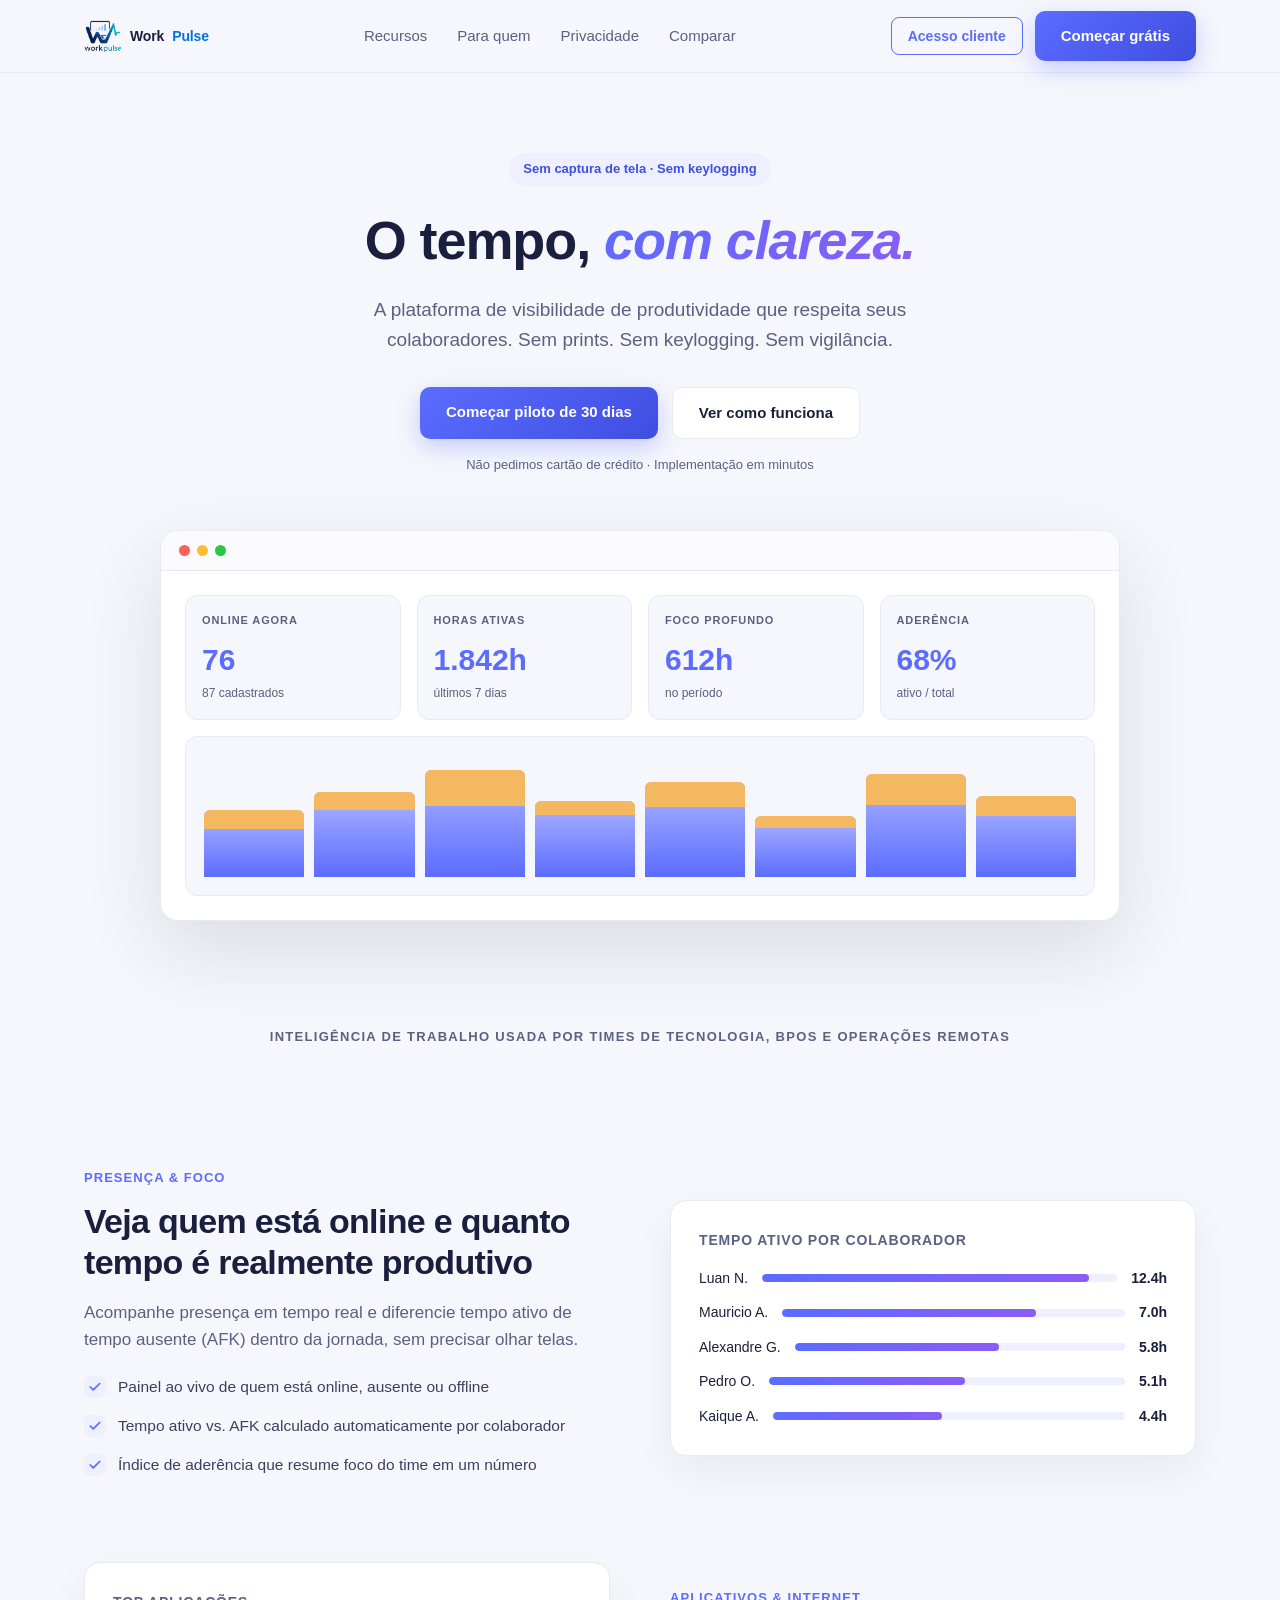
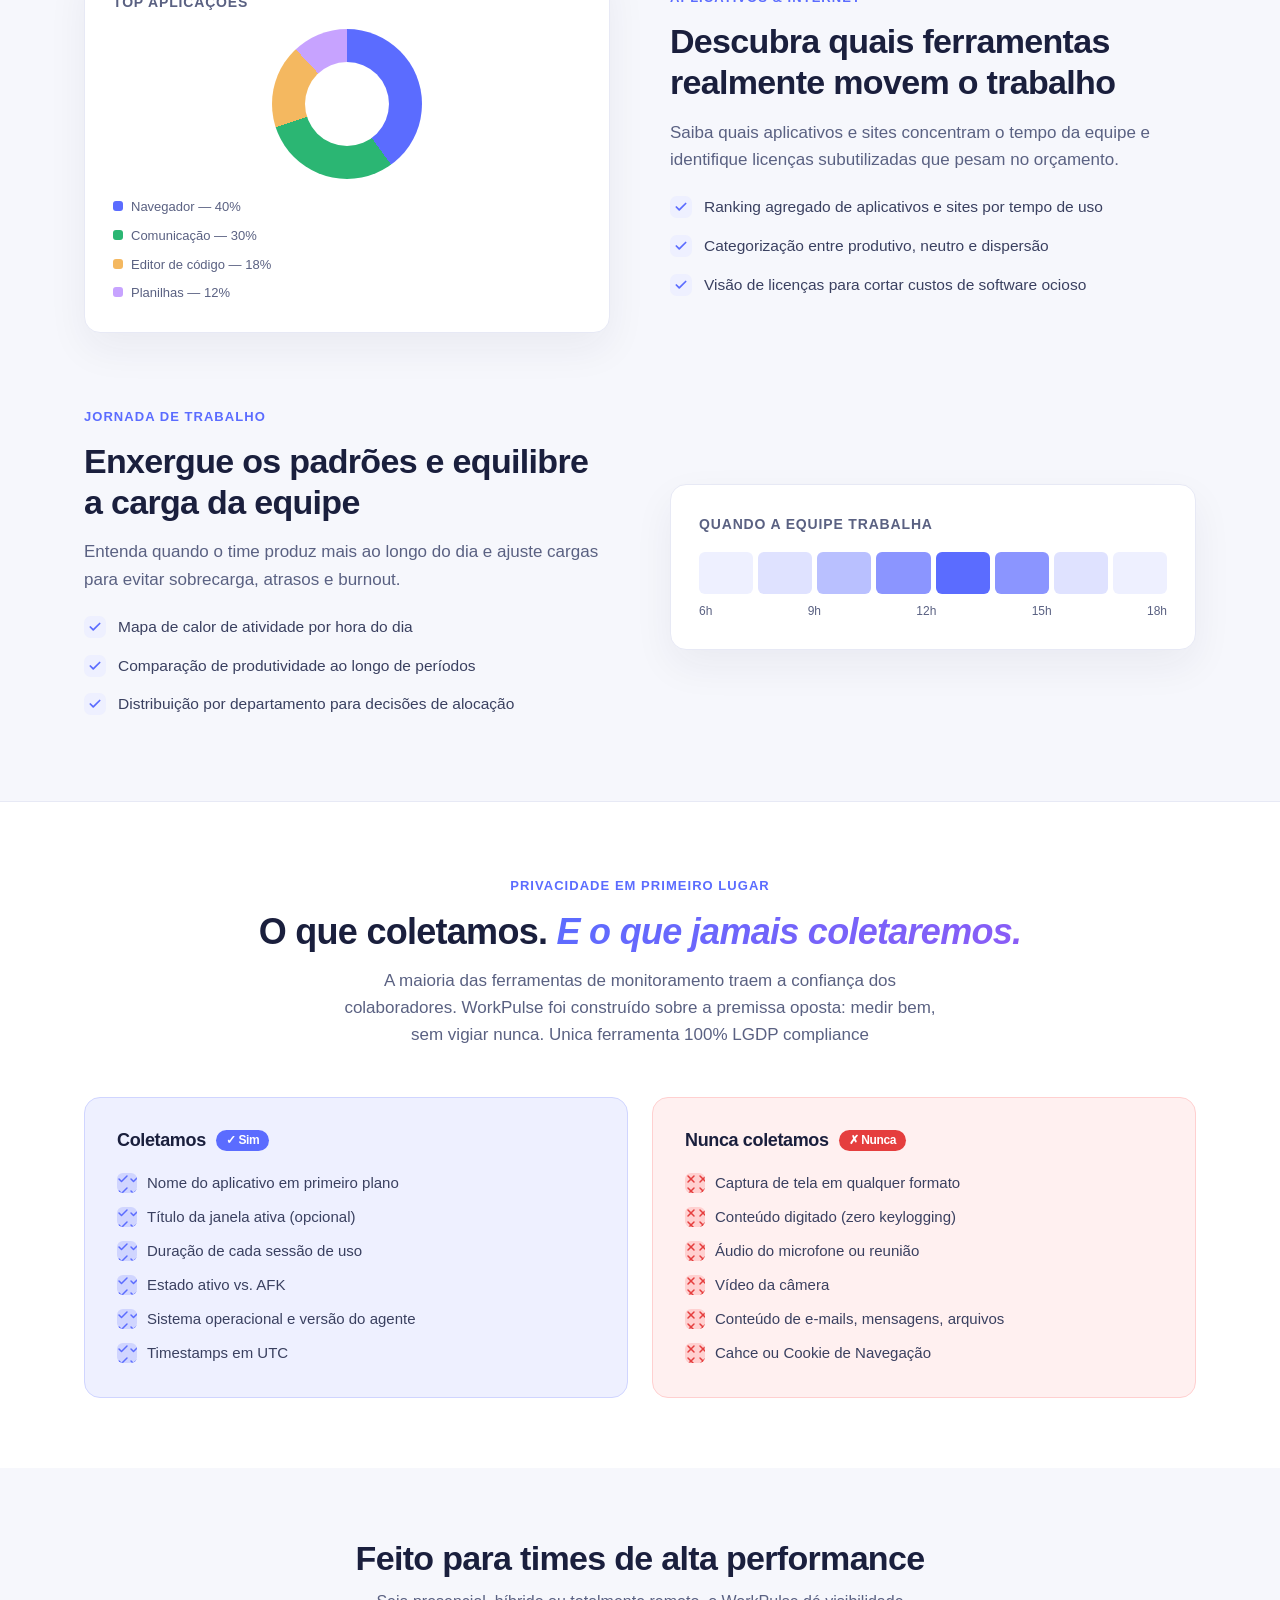
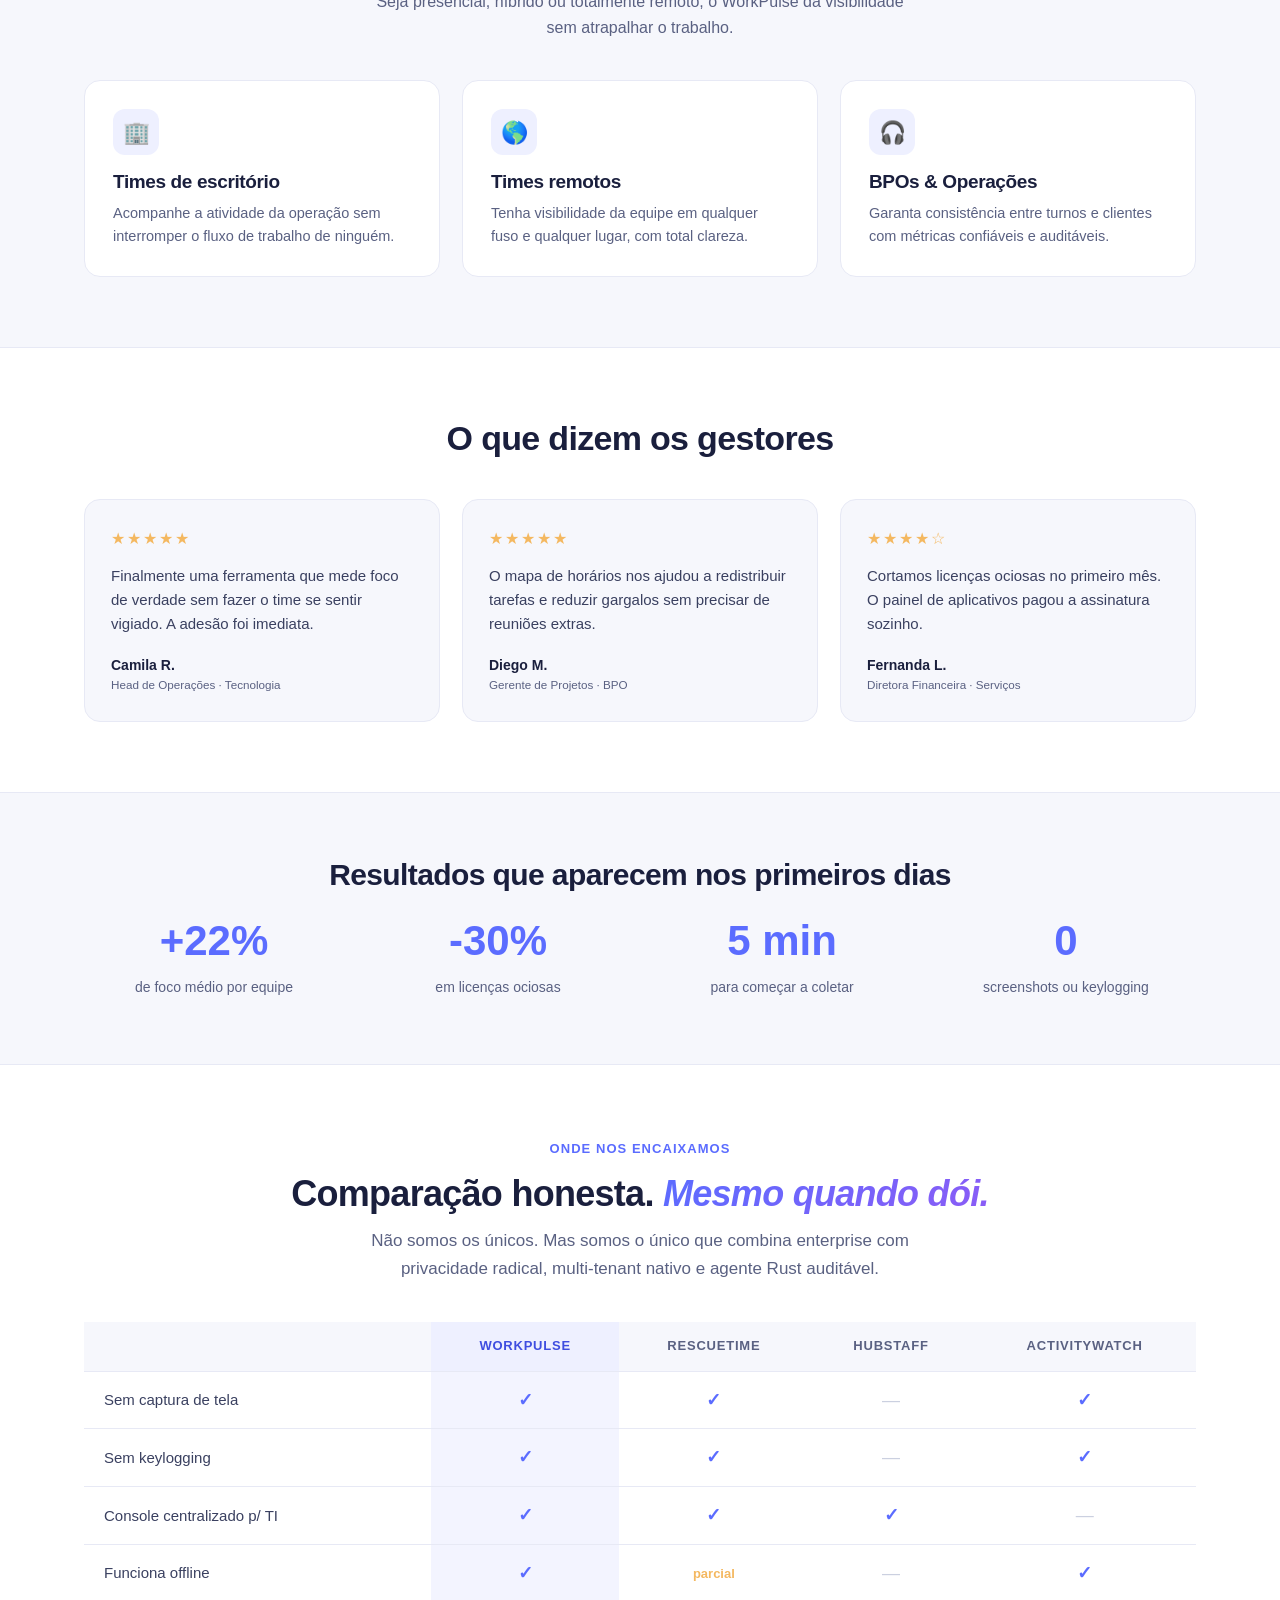
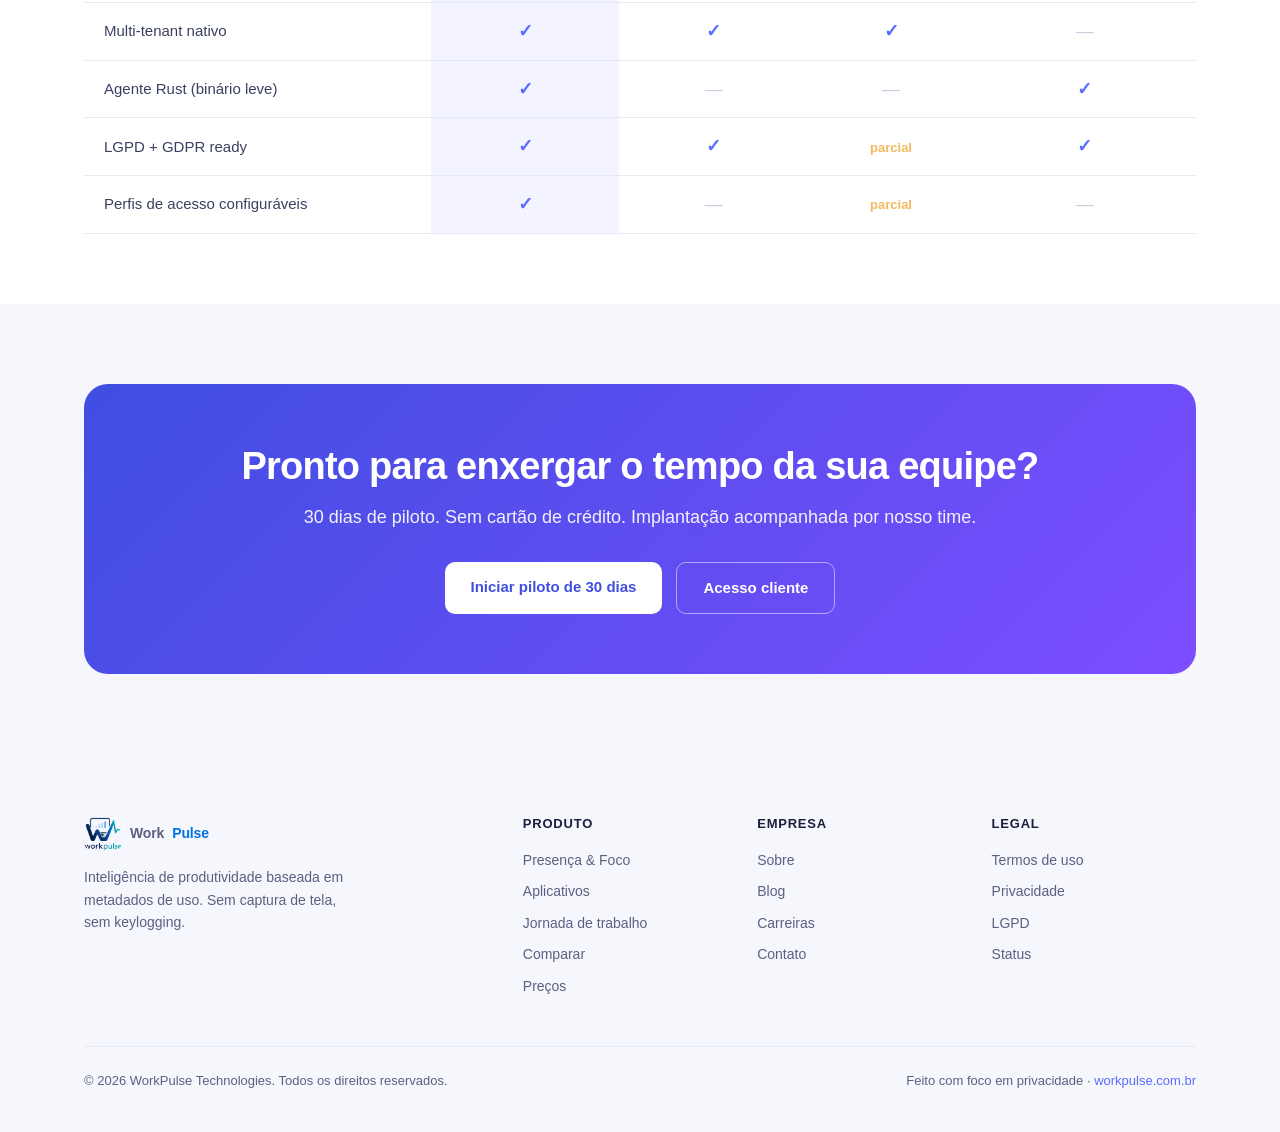
<file: site/index.html>
<!DOCTYPE html>
<html lang="pt-BR">
<head>
<meta charset="UTF-8">
<meta name="viewport" content="width=device-width, initial-scale=1.0">
<title>WorkPulse — O tempo, com clareza.</title>
<style>
:root{
  --indigo:#5b6cff; --indigo-d:#3f4ee0; --ink:#1a1f3d; --slate:#5a6182;
  --bg:#f6f7fc; --card:#ffffff; --line:#e7e9f5; --amber:#f4b860; --green:#2bb673;
  --blue: #0071e3;
  --blue-hover: #0077ed;
}
*{margin:0;padding:0;box-sizing:border-box}
body{font-family:-apple-system,BlinkMacSystemFont,'Segoe UI',Inter,Roboto,sans-serif;color:var(--ink);background:var(--bg);line-height:1.6;-webkit-font-smoothing:antialiased}
a{text-decoration:none;color:inherit}
.wrap{max-width:1160px;margin:0 auto;padding:0 24px}
h1,h2,h3{line-height:1.2;letter-spacing:-0.02em}
.btn{display:inline-block;padding:13px 26px;border-radius:10px;font-weight:600;font-size:15px;transition:.2s;cursor:pointer;border:none}
.btn-primary{background:linear-gradient(135deg,var(--indigo),var(--indigo-d));color:#fff;box-shadow:0 8px 24px rgba(91,108,255,.32)}
.btn-primary:hover{transform:translateY(-2px);box-shadow:0 12px 30px rgba(91,108,255,.42)}
.btn-ghost{background:#fff;color:var(--ink);border:1px solid var(--line)}
.btn-ghost:hover{border-color:var(--indigo);color:var(--indigo)}

/* ── Header ── */
header{position:sticky;top:0;z-index:50;background:rgba(246,247,252,.85);backdrop-filter:blur(12px);border-bottom:1px solid var(--line)}

nav{display:flex;align-items:center;justify-content:space-between;height:72px}
.nav-logo { font-weight: 600; letter-spacing: -0.01em; font-size: 14px; }
.nav-logo .pulse { color: var(--blue); }
.navlinks{display:flex;gap:30px;font-size:15px;font-weight:500;color:var(--slate)}
.navlinks a:hover{color:var(--ink)}

.navactions{display:flex;gap:12px;align-items:center}
.client-link{font-size:14px;font-weight:600;color:var(--indigo);border:1px solid var(--indigo);padding:7px 16px;border-radius:8px;transition:.2s}
.client-link:hover{background:var(--indigo);color:#fff}
@media(max-width:860px){.navlinks{display:none}}

/* ── Hero ── */
.hero{padding:80px 0 60px;text-align:center}
.pill{display:inline-block;background:#eef0ff;color:var(--indigo-d);font-size:13px;font-weight:600;padding:6px 14px;border-radius:30px;margin-bottom:22px}
.hero h1{font-size:54px;max-width:880px;margin:0 auto 22px}
.hero h1 em{font-style:italic;background:linear-gradient(135deg,var(--indigo),#8b5cf6);-webkit-background-clip:text;background-clip:text;-webkit-text-fill-color:transparent}
.hero p{font-size:19px;color:var(--slate);max-width:640px;margin:0 auto 32px}
.hero-cta{display:flex;gap:14px;justify-content:center;flex-wrap:wrap}
.note{font-size:13px;color:var(--slate);margin-top:16px}
@media(max-width:680px){.hero h1{font-size:36px}}

/* ── Mock dashboard ── */
.mock{max-width:960px;margin:54px auto 0;background:var(--card);border:1px solid var(--line);border-radius:18px;box-shadow:0 30px 80px rgba(26,31,61,.12);overflow:hidden}
.mock-bar{display:flex;align-items:center;gap:7px;padding:14px 18px;border-bottom:1px solid var(--line);background:#fbfbfe}
.dot{width:11px;height:11px;border-radius:50%}
.mock-body{padding:24px;display:grid;grid-template-columns:repeat(4,1fr);gap:16px}
.kpi{background:var(--bg);border:1px solid var(--line);border-radius:12px;padding:16px;text-align:left}
.kpi .lab{font-size:11px;letter-spacing:.08em;color:var(--slate);text-transform:uppercase;font-weight:600}
.kpi .big{font-size:30px;font-weight:800;color:var(--indigo);margin-top:6px}
.kpi .sub{font-size:12px;color:var(--slate)}
.mock-chart{grid-column:1/5;background:var(--bg);border:1px solid var(--line);border-radius:12px;padding:18px;display:flex;align-items:flex-end;gap:10px;height:160px}
.bar{flex:1;border-radius:6px 6px 0 0;background:linear-gradient(180deg,#aeb6ff,var(--indigo));position:relative}
.bar span{position:absolute;top:0;left:0;right:0;border-radius:6px 6px 0 0;background:var(--amber)}
@media(max-width:680px){.mock-body{grid-template-columns:repeat(2,1fr)}.mock-chart{grid-column:1/3}}

/* ── Trust bar ── */
.trust{text-align:center;padding:46px 0;color:var(--slate);font-size:13px;font-weight:600;letter-spacing:.1em;text-transform:uppercase}

/* ── Features ── */
.feat{padding:70px 0}
.feat-row{display:grid;grid-template-columns:1fr 1fr;gap:60px;align-items:center}
.feat-row.rev .ftext{order:2}
.ftext .tag{color:var(--indigo);font-weight:700;font-size:13px;letter-spacing:.08em;text-transform:uppercase}
.ftext h2{font-size:34px;margin:12px 0 16px}
.ftext p.lead{font-size:17px;color:var(--slate);margin-bottom:22px}
.flist{list-style:none}
.flist li{display:flex;gap:12px;margin-bottom:14px;font-size:15.5px;color:#3a4060}
.flist li::before{content:"";flex:none;width:22px;height:22px;border-radius:7px;background:#eef0ff;background-image:url("data:image/svg+xml,%3Csvg xmlns='http://www.w3.org/2000/svg' width='14' height='14' viewBox='0 0 24 24' fill='none' stroke='%235b6cff' stroke-width='3' stroke-linecap='round' stroke-linejoin='round'%3E%3Cpolyline points='20 6 9 17 4 12'/%3E%3C/svg%3E");background-repeat:no-repeat;background-position:center;margin-top:1px}
.fcard{background:var(--card);border:1px solid var(--line);border-radius:16px;padding:28px;box-shadow:0 16px 40px rgba(26,31,61,.06)}
.fcard h4{font-size:14px;color:var(--slate);text-transform:uppercase;letter-spacing:.06em;margin-bottom:16px}
.donut{width:150px;height:150px;border-radius:50%;margin:0 auto;background:conic-gradient(var(--indigo) 0 40%,var(--green) 40% 70%,var(--amber) 70% 88%,#c7a3ff 88% 100%)}
.donut-c{position:relative}.donut-c::after{content:"";position:absolute;top:50%;left:50%;width:84px;height:84px;background:var(--card);border-radius:50%;transform:translate(-50%,-50%)}
.legend{margin-top:18px;display:grid;gap:8px;font-size:13px;color:var(--slate)}
.legend span{display:inline-block;width:10px;height:10px;border-radius:3px;margin-right:8px}
.row-list{display:grid;gap:12px}
.rowit{display:flex;justify-content:space-between;align-items:center;font-size:14px}
.track{height:8px;border-radius:8px;background:#eef0ff;flex:1;margin:0 14px;overflow:hidden}
.track i{display:block;height:100%;border-radius:8px;background:linear-gradient(90deg,var(--indigo),#8b5cf6)}
@media(max-width:820px){.feat-row{grid-template-columns:1fr;gap:34px}.feat-row.rev .ftext{order:0}.ftext h2{font-size:27px}}

/* ── O que coletamos ── */
.collect{padding:70px 0;background:#fff;border-top:1px solid var(--line)}
.collect-head{text-align:center;margin-bottom:48px}
.collect-head .tag{color:var(--indigo);font-weight:700;font-size:13px;letter-spacing:.08em;text-transform:uppercase}
.collect-head h2{font-size:36px;margin:12px 0 14px}
.collect-head p{color:var(--slate);font-size:17px;max-width:600px;margin:0 auto}
.collect-grid{display:grid;grid-template-columns:1fr 1fr;gap:24px}
.collect-card{border-radius:16px;padding:32px}
.collect-card.yes{background:#eef0ff;border:1px solid #d0d5ff}
.collect-card.no{background:#fff0f0;border:1px solid #ffd0d0}
.collect-card h3{font-size:18px;margin-bottom:20px;display:flex;align-items:center;gap:10px}
.collect-card h3 .badge{font-size:12px;padding:3px 10px;border-radius:20px;font-weight:700}
.collect-card.yes h3 .badge{background:var(--indigo);color:#fff}
.collect-card.no h3 .badge{background:#e53e3e;color:#fff}
.collect-list{list-style:none;display:grid;gap:10px}
.collect-list li{display:flex;align-items:flex-start;gap:10px;font-size:15px;color:#3a4060}
.collect-list li::before{content:"";flex:none;width:20px;height:20px;border-radius:6px;background-repeat:no-repeat;background-position:center;margin-top:2px}
.collect-card.yes .collect-list li::before{background:#d0d5ff;background-image:url("data:image/svg+xml,%3Csvg xmlns='http://www.w3.org/2000/svg' width='12' height='12' viewBox='0 0 24 24' fill='none' stroke='%235b6cff' stroke-width='3' stroke-linecap='round' stroke-linejoin='round'%3E%3Cpolyline points='20 6 9 17 4 12'/%3E%3C/svg%3E")}
.collect-card.no .collect-list li::before{background:#ffd0d0;background-image:url("data:image/svg+xml,%3Csvg xmlns='http://www.w3.org/2000/svg' width='12' height='12' viewBox='0 0 24 24' fill='none' stroke='%23e53e3e' stroke-width='3' stroke-linecap='round' stroke-linejoin='round'%3E%3Cline x1='18' y1='6' x2='6' y2='18'/%3E%3Cline x1='6' y1='6' x2='18' y2='18'/%3E%3C/svg%3E")}
@media(max-width:720px){.collect-grid{grid-template-columns:1fr}}

/* ── Audience ── */
.aud{padding:70px 0;text-align:center}
.aud h2{font-size:34px;margin-bottom:10px}
.aud .lead{color:var(--slate);max-width:560px;margin:0 auto 40px}
.cards3{display:grid;grid-template-columns:repeat(3,1fr);gap:22px;text-align:left}
.c3{background:var(--card);border:1px solid var(--line);border-radius:16px;padding:28px;transition:.2s}
.c3:hover{transform:translateY(-4px);box-shadow:0 18px 44px rgba(26,31,61,.1)}
.c3 .ic{width:46px;height:46px;border-radius:12px;background:#eef0ff;display:flex;align-items:center;justify-content:center;font-size:22px;margin-bottom:16px}
.c3 h3{font-size:19px;margin-bottom:8px}
.c3 p{color:var(--slate);font-size:14.5px}
@media(max-width:820px){.cards3{grid-template-columns:1fr}}

/* ── Testimonials ── */
.testi{padding:70px 0;background:#fff;border-top:1px solid var(--line);border-bottom:1px solid var(--line)}
.testi h2{text-align:center;font-size:34px;margin-bottom:40px}
.tgrid{display:grid;grid-template-columns:repeat(3,1fr);gap:22px}
.tcard{background:var(--bg);border:1px solid var(--line);border-radius:16px;padding:26px}
.stars{color:var(--amber);margin-bottom:12px;letter-spacing:2px}
.tcard p{font-size:15px;color:#3a4060;margin-bottom:18px}
.who{font-weight:700;font-size:14px}.who small{display:block;color:var(--slate);font-weight:500}
@media(max-width:820px){.tgrid{grid-template-columns:1fr}}

/* ── Metrics ── */
.metrics{padding:64px 0;text-align:center}
.mgrid{display:grid;grid-template-columns:repeat(4,1fr);gap:24px;margin-top:14px}
.m big{display:block;font-size:42px;font-weight:800;color:var(--indigo)}
.m span{color:var(--slate);font-size:14px}
@media(max-width:680px){.mgrid{grid-template-columns:repeat(2,1fr)}}

/* ── Comparison table ── */
.compare{padding:70px 0;background:#fff;border-top:1px solid var(--line)}
.compare-head{text-align:center;margin-bottom:40px}
.compare-head .tag{color:var(--indigo);font-weight:700;font-size:13px;letter-spacing:.08em;text-transform:uppercase}
.compare-head h2{font-size:36px;margin:12px 0 12px}
.compare-head p{color:var(--slate);font-size:17px;max-width:600px;margin:0 auto}
.ctable-wrap{overflow-x:auto}
.ctable{width:100%;border-collapse:collapse;font-size:15px}
.ctable th,.ctable td{padding:14px 20px;text-align:center;border-bottom:1px solid var(--line)}
.ctable th:first-child,.ctable td:first-child{text-align:left;font-weight:500;color:#3a4060}
.ctable thead th{font-size:13px;font-weight:700;color:var(--slate);text-transform:uppercase;letter-spacing:.06em;background:var(--bg)}
.ctable thead th.hl{background:#eef0ff;color:var(--indigo-d);border-radius:0}
.ctable tbody tr:hover td{background:#fafbff}
.ctable tbody td.hl{background:#f3f4ff}
.check{color:var(--indigo);font-size:18px;font-weight:700}
.cross{color:#cbd0e0;font-size:18px}
.partial{color:var(--amber);font-size:13px;font-weight:600}

/* ── Pricing ── */
.pricing{padding:80px 0;text-align:center}
.pricing-head .tag{color:var(--indigo);font-weight:700;font-size:13px;letter-spacing:.08em;text-transform:uppercase}
.pricing-head h2{font-size:36px;margin:12px 0 12px}
.pricing-head p{color:var(--slate);font-size:17px;max-width:600px;margin:0 auto 48px}
.plans{display:grid;grid-template-columns:repeat(3,1fr);gap:22px;text-align:left}
.plan{background:var(--card);border:1px solid var(--line);border-radius:20px;padding:32px;position:relative;transition:.2s}
.plan:hover{transform:translateY(-4px);box-shadow:0 20px 50px rgba(26,31,61,.1)}
.plan.featured{border-color:var(--indigo);box-shadow:0 0 0 3px rgba(91,108,255,.15)}
.plan-badge{position:absolute;top:-14px;left:50%;transform:translateX(-50%);background:linear-gradient(135deg,var(--indigo),#8b5cf6);color:#fff;font-size:12px;font-weight:700;padding:4px 16px;border-radius:20px;white-space:nowrap}
.plan h3{font-size:22px;margin-bottom:8px}
.plan .price{font-size:38px;font-weight:800;color:var(--indigo);margin:18px 0 4px}
.plan .price sup{font-size:18px;vertical-align:super}
.plan .price-note{font-size:13px;color:var(--slate);margin-bottom:24px}
.plan-features{list-style:none;display:grid;gap:10px;margin-bottom:28px}
.plan-features li{display:flex;align-items:flex-start;gap:10px;font-size:14.5px;color:#3a4060}
.plan-features li::before{content:"✓";color:var(--indigo);font-weight:700;flex:none;width:18px}
@media(max-width:860px){.plans{grid-template-columns:1fr}}

/* ── CTA final ── */
.cta{padding:80px 0}
.cta-box{background:linear-gradient(135deg,#3f4ee0,#7c4dff);border-radius:24px;padding:60px 40px;text-align:center;color:#fff}
.cta-box h2{font-size:38px;margin-bottom:14px}
.cta-box p{font-size:18px;opacity:.92;margin-bottom:30px}
.cta-box .btn-primary{background:#fff;color:var(--indigo-d);box-shadow:none}
.cta-box .btn-ghost{background:transparent;color:#fff;border-color:rgba(255,255,255,.5)}

/* ── Footer ── */
footer{padding:60px 0 40px;color:var(--slate);font-size:14px}
.fcols{display:grid;grid-template-columns:2fr 1fr 1fr 1fr;gap:30px;margin-bottom:40px}
.fcols h5{color:var(--ink);font-size:13px;text-transform:uppercase;letter-spacing:.06em;margin-bottom:14px}
.fcols a{display:block;margin-bottom:9px}.fcols a:hover{color:var(--indigo)}
.fbot{border-top:1px solid var(--line);padding-top:24px;display:flex;justify-content:space-between;flex-wrap:wrap;gap:10px;font-size:13px}
@media(max-width:820px){.fcols{grid-template-columns:1fr 1fr}}
</style>
</head>
<body>

<!-- ═══════════════════════════════════ HEADER ═══════════════════════════════════ -->
<header><div class="wrap"><nav>
  <div class="nav-logo" style="display:flex;align-items:center;gap:8px">
    <img src="assets/logo-workpulse-transparente.png" alt="WorkPulse" style="height:38px;width:38px;border-radius:10px;object-fit:contain;flex-shrink:0;">
	Work<span class="pulse">Pulse</span>
  </div>
  <div class="navlinks">
    <a href="#recursos">Recursos</a>
    <a href="#publico">Para quem</a>
    <a href="#privacidade">Privacidade</a>
    <a href="#comparar">Comparar</a>
    <!--<a href="#preco">Preços</a>-->
  </div>
  <div class="navactions">
    <a href="https://workpulse.com.br/dashboard" class="client-link" target="_blank">Acesso cliente</a>
    <a href="#preco" class="btn btn-primary">Começar grátis</a>
  </div>
</nav></div>
<link rel="icon" type="image/jpeg" href="assets/logo-workpulse.jpeg">
</header>

<!-- ═══════════════════════════════════ HERO ═══════════════════════════════════ -->
<section class="hero"><div class="wrap">
  <span class="pill">Sem captura de tela · Sem keylogging</span>
  <h1>O tempo, <em>com clareza.</em></h1>
  <p>A plataforma de visibilidade de produtividade que respeita seus colaboradores. Sem prints. Sem keylogging. Sem vigilância.</p>
  <div class="hero-cta">
    <a href="#preco" class="btn btn-primary">Começar piloto de 30 dias</a>
    <a href="#privacidade" class="btn btn-ghost">Ver como funciona</a>
  </div>
  <div class="note">Não pedimos cartão de crédito · Implementação em minutos</div>
  <div class="mock">
    <div class="mock-bar">
      <span class="dot" style="background:#ff5f57"></span>
      <span class="dot" style="background:#febc2e"></span>
      <span class="dot" style="background:#28c840"></span>
    </div>
    <div class="mock-body">
      <div class="kpi"><div class="lab">Online agora</div><div class="big">76</div><div class="sub">87 cadastrados</div></div>
      <div class="kpi"><div class="lab">Horas ativas</div><div class="big">1.842h</div><div class="sub">últimos 7 dias</div></div>
      <div class="kpi"><div class="lab">Foco profundo</div><div class="big">612h</div><div class="sub">no período</div></div>
      <div class="kpi"><div class="lab">Aderência</div><div class="big">68%</div><div class="sub">ativo / total</div></div>
      <div class="mock-chart">
        <div class="bar" style="height:55%"><span style="height:28%"></span></div>
        <div class="bar" style="height:70%"><span style="height:22%"></span></div>
        <div class="bar" style="height:88%"><span style="height:34%"></span></div>
        <div class="bar" style="height:62%"><span style="height:18%"></span></div>
        <div class="bar" style="height:78%"><span style="height:26%"></span></div>
        <div class="bar" style="height:50%"><span style="height:20%"></span></div>
        <div class="bar" style="height:84%"><span style="height:30%"></span></div>
        <div class="bar" style="height:66%"><span style="height:24%"></span></div>
      </div>
    </div>
  </div>
</div></section>

<div class="trust"><div class="wrap">Inteligência de trabalho usada por times de tecnologia, BPOs e operações remotas</div></div>

<!-- ═══════════════════════════════════ FEATURES ═══════════════════════════════════ -->
<section class="feat" id="recursos"><div class="wrap">
  <div class="feat-row">
    <div class="ftext">
      <span class="tag">Presença & Foco</span>
      <h2>Veja quem está online e quanto tempo é realmente produtivo</h2>
      <p class="lead">Acompanhe presença em tempo real e diferencie tempo ativo de tempo ausente (AFK) dentro da jornada, sem precisar olhar telas.</p>
      <ul class="flist">
        <li>Painel ao vivo de quem está online, ausente ou offline</li>
        <li>Tempo ativo vs. AFK calculado automaticamente por colaborador</li>
        <li>Índice de aderência que resume foco do time em um número</li>
      </ul>
    </div>
    <div class="fcard">
      <h4>Tempo ativo por colaborador</h4>
      <div class="row-list">
        <div class="rowit"><span>Luan N.</span><div class="track"><i style="width:92%"></i></div><b>12.4h</b></div>
        <div class="rowit"><span>Mauricio A.</span><div class="track"><i style="width:74%"></i></div><b>7.0h</b></div>
        <div class="rowit"><span>Alexandre G.</span><div class="track"><i style="width:62%"></i></div><b>5.8h</b></div>
        <div class="rowit"><span>Pedro O.</span><div class="track"><i style="width:55%"></i></div><b>5.1h</b></div>
        <div class="rowit"><span>Kaique A.</span><div class="track"><i style="width:48%"></i></div><b>4.4h</b></div>
      </div>
    </div>
  </div>
</div></section>

<section class="feat" style="padding-top:0"><div class="wrap">
  <div class="feat-row rev">
    <div class="ftext">
      <span class="tag">Aplicativos & Internet</span>
      <h2>Descubra quais ferramentas realmente movem o trabalho</h2>
      <p class="lead">Saiba quais aplicativos e sites concentram o tempo da equipe e identifique licenças subutilizadas que pesam no orçamento.</p>
      <ul class="flist">
        <li>Ranking agregado de aplicativos e sites por tempo de uso</li>
        <li>Categorização entre produtivo, neutro e dispersão</li>
        <li>Visão de licenças para cortar custos de software ocioso</li>
      </ul>
    </div>
    <div class="fcard">
      <h4>Top aplicações</h4>
      <div class="donut-c"><div class="donut"></div></div>
      <div class="legend">
        <div><span style="background:#5b6cff"></span>Navegador — 40%</div>
        <div><span style="background:#2bb673"></span>Comunicação — 30%</div>
        <div><span style="background:#f4b860"></span>Editor de código — 18%</div>
        <div><span style="background:#c7a3ff"></span>Planilhas — 12%</div>
      </div>
    </div>
  </div>
</div></section>

<section class="feat" style="padding-top:0"><div class="wrap">
  <div class="feat-row">
    <div class="ftext">
      <span class="tag">Jornada de Trabalho</span>
      <h2>Enxergue os padrões e equilibre a carga da equipe</h2>
      <p class="lead">Entenda quando o time produz mais ao longo do dia e ajuste cargas para evitar sobrecarga, atrasos e burnout.</p>
      <ul class="flist">
        <li>Mapa de calor de atividade por hora do dia</li>
        <li>Comparação de produtividade ao longo de períodos</li>
        <li>Distribuição por departamento para decisões de alocação</li>
      </ul>
    </div>
    <div class="fcard">
      <h4>Quando a equipe trabalha</h4>
      <div style="display:flex;gap:5px;margin-top:8px">
        <div style="flex:1;height:42px;border-radius:6px;background:#eef0ff"></div>
        <div style="flex:1;height:42px;border-radius:6px;background:#dfe2ff"></div>
        <div style="flex:1;height:42px;border-radius:6px;background:#b9c0ff"></div>
        <div style="flex:1;height:42px;border-radius:6px;background:#8b95ff"></div>
        <div style="flex:1;height:42px;border-radius:6px;background:#5b6cff"></div>
        <div style="flex:1;height:42px;border-radius:6px;background:#8b95ff"></div>
        <div style="flex:1;height:42px;border-radius:6px;background:#dfe2ff"></div>
        <div style="flex:1;height:42px;border-radius:6px;background:#eef0ff"></div>
      </div>
      <div style="display:flex;justify-content:space-between;font-size:12px;color:var(--slate);margin-top:8px"><span>6h</span><span>9h</span><span>12h</span><span>15h</span><span>18h</span></div>
    </div>
  </div>
</div></section>

<!-- ═══════════════════════════════════ O QUE COLETAMOS ═══════════════════════════════════ -->
<section class="collect" id="privacidade"><div class="wrap">
  <div class="collect-head">
    <span class="tag">Privacidade em primeiro lugar</span>
    <h2>O que coletamos. <em style="font-style:italic;background:linear-gradient(135deg,var(--indigo),#8b5cf6);-webkit-background-clip:text;background-clip:text;-webkit-text-fill-color:transparent">E o que jamais coletaremos.</em></h2>
    <p>A maioria das ferramentas de monitoramento traem a confiança dos colaboradores. WorkPulse foi construído sobre a premissa oposta: medir bem, sem vigiar nunca. Unica ferramenta 100% LGDP compliance</p>
  </div>
  <div class="collect-grid">
    <div class="collect-card yes">
      <h3>Coletamos <span class="badge">✓ Sim</span></h3>
      <ul class="collect-list">
        <li>Nome do aplicativo em primeiro plano</li>
        <li>Título da janela ativa (opcional)</li>
        <li>Duração de cada sessão de uso</li>
        <li>Estado ativo vs. AFK</li>
        <li>Sistema operacional e versão do agente</li>
        <li>Timestamps em UTC</li>
      </ul>
    </div>
    <div class="collect-card no">
      <h3>Nunca coletamos <span class="badge">✗ Nunca</span></h3>
      <ul class="collect-list">
        <li>Captura de tela em qualquer formato</li>
        <li>Conteúdo digitado (zero keylogging)</li>
        <li>Áudio do microfone ou reunião</li>
        <li>Vídeo da câmera</li>
        <li>Conteúdo de e-mails, mensagens, arquivos</li>
        <li>Cahce ou Cookie de Navegação</li>
      </ul>
    </div>
  </div>
</div></section>

<!-- ═══════════════════════════════════ AUDIENCE ═══════════════════════════════════ -->
<section class="aud" id="publico"><div class="wrap">
  <h2>Feito para times de alta performance</h2>
  <p class="lead">Seja presencial, híbrido ou totalmente remoto, o WorkPulse dá visibilidade sem atrapalhar o trabalho.</p>
  <div class="cards3">
    <div class="c3"><div class="ic">🏢</div><h3>Times de escritório</h3><p>Acompanhe a atividade da operação sem interromper o fluxo de trabalho de ninguém.</p></div>
    <div class="c3"><div class="ic">🌎</div><h3>Times remotos</h3><p>Tenha visibilidade da equipe em qualquer fuso e qualquer lugar, com total clareza.</p></div>
    <div class="c3"><div class="ic">🎧</div><h3>BPOs & Operações</h3><p>Garanta consistência entre turnos e clientes com métricas confiáveis e auditáveis.</p></div>
  </div>
</div></section>

<!-- ═══════════════════════════════════ TESTIMONIALS ═══════════════════════════════════ -->
<section class="testi" id="depoimentos"><div class="wrap">
  <h2>O que dizem os gestores</h2>
  <div class="tgrid">
    <div class="tcard"><div class="stars">★★★★★</div><p>Finalmente uma ferramenta que mede foco de verdade sem fazer o time se sentir vigiado. A adesão foi imediata.</p><div class="who">Camila R.<small>Head de Operações · Tecnologia</small></div></div>
    <div class="tcard"><div class="stars">★★★★★</div><p>O mapa de horários nos ajudou a redistribuir tarefas e reduzir gargalos sem precisar de reuniões extras.</p><div class="who">Diego M.<small>Gerente de Projetos · BPO</small></div></div>
    <div class="tcard"><div class="stars">★★★★☆</div><p>Cortamos licenças ociosas no primeiro mês. O painel de aplicativos pagou a assinatura sozinho.</p><div class="who">Fernanda L.<small>Diretora Financeira · Serviços</small></div></div>
  </div>
</div></section>

<!-- ═══════════════════════════════════ METRICS ═══════════════════════════════════ -->
<section class="metrics"><div class="wrap">
  <h2 style="font-size:30px">Resultados que aparecem nos primeiros dias</h2>
  <div class="mgrid">
    <div class="m"><big>+22%</big><span>de foco médio por equipe</span></div>
    <div class="m"><big>-30%</big><span>em licenças ociosas</span></div>
    <div class="m"><big>5 min</big><span>para começar a coletar</span></div>
    <div class="m"><big>0</big><span>screenshots ou keylogging</span></div>
  </div>
</div></section>

<!-- ═══════════════════════════════════ COMPARISON TABLE ═══════════════════════════════════ -->
<section class="compare" id="comparar"><div class="wrap">
  <div class="compare-head">
    <span class="tag">Onde nos encaixamos</span>
    <h2>Comparação honesta. <em style="font-style:italic;background:linear-gradient(135deg,var(--indigo),#8b5cf6);-webkit-background-clip:text;background-clip:text;-webkit-text-fill-color:transparent">Mesmo quando dói.</em></h2>
    <p>Não somos os únicos. Mas somos o único que combina enterprise com privacidade radical, multi-tenant nativo e agente Rust auditável.</p>
  </div>
  <div class="ctable-wrap">
    <table class="ctable">
      <thead>
        <tr>
          <th></th>
          <th class="hl">WorkPulse</th>
          <th>RescueTime</th>
          <th>Hubstaff</th>
          <th>ActivityWatch</th>
        </tr>
      </thead>
      <tbody>
        <tr>
          <td>Sem captura de tela</td>
          <td class="hl"><span class="check">✓</span></td>
          <td><span class="check">✓</span></td>
          <td><span class="cross">—</span></td>
          <td><span class="check">✓</span></td>
        </tr>
        <tr>
          <td>Sem keylogging</td>
          <td class="hl"><span class="check">✓</span></td>
          <td><span class="check">✓</span></td>
          <td><span class="cross">—</span></td>
          <td><span class="check">✓</span></td>
        </tr>
        <tr>
          <td>Console centralizado p/ TI</td>
          <td class="hl"><span class="check">✓</span></td>
          <td><span class="check">✓</span></td>
          <td><span class="check">✓</span></td>
          <td><span class="cross">—</span></td>
        </tr>
        <tr>
          <td>Funciona offline</td>
          <td class="hl"><span class="check">✓</span></td>
          <td><span class="partial">parcial</span></td>
          <td><span class="cross">—</span></td>
          <td><span class="check">✓</span></td>
        </tr>
        <tr>
          <td>Multi-tenant nativo</td>
          <td class="hl"><span class="check">✓</span></td>
          <td><span class="check">✓</span></td>
          <td><span class="check">✓</span></td>
          <td><span class="cross">—</span></td>
        </tr>
        <tr>
          <td>Agente Rust (binário leve)</td>
          <td class="hl"><span class="check">✓</span></td>
          <td><span class="cross">—</span></td>
          <td><span class="cross">—</span></td>
          <td><span class="check">✓</span></td>
        </tr>
        <tr>
          <td>LGPD + GDPR ready</td>
          <td class="hl"><span class="check">✓</span></td>
          <td><span class="check">✓</span></td>
          <td><span class="partial">parcial</span></td>
          <td><span class="check">✓</span></td>
        </tr>
        <tr>
          <td>Perfis de acesso configuráveis</td>
          <td class="hl"><span class="check">✓</span></td>
          <td><span class="cross">—</span></td>
          <td><span class="partial">parcial</span></td>
          <td><span class="cross">—</span></td>
        </tr>
      </tbody>
    </table>
  </div>
</div></section>

<!-- ═══════════════════════════════════ PRICING ═══════════════════════════════════ -->
<!--
<section class="pricing" id="preco"><div class="wrap">
  <div class="pricing-head">
    <span class="tag">Planos</span>
    <h2>Escolha o plano. <em style="font-style:italic;background:linear-gradient(135deg,var(--indigo),#8b5cf6);-webkit-background-clip:text;background-clip:text;-webkit-text-fill-color:transparent">Pague apenas pelos assentos ativos.</em></h2>
    <p>Faturamento anual. Cancelamento sem penalidade. Implantação completa em 4 semanas com Customer Success Manager dedicado nos planos Business e Enterprise.</p>
  </div>
  <div class="plans">

    <div class="plan">
      <h3>Starter</h3>
      <div class="price"><sup>R$</sup>29,90</div>
      <div class="price-note">assento/mês · faturamento anual · até 50 assentos</div>
      <ul class="plan-features">
        <li>Agentes Win/Mac/Linux</li>
        <li>Resumo executivo</li>
        <li>Categorização básica</li>
        <li>Funciona offline</li>
        <li>Relatório mensal</li>
        <li>Nome do app em primeiro plano</li>
        <li>Perfis de uso básico</li>
        <li>Retenção de logs: 30 meses</li>
        <li>Suporte por e-mail</li>
      </ul>
      <a href="mailto:comercial@workpulse.com.br" class="btn btn-ghost" style="width:100%;text-align:center">Começar piloto</a>
    </div>
 
    <div class="plan featured">
      <div class="plan-badge">Mais escolhido</div>
      <h3>Business</h3>
      <div class="price"><sup>R$</sup>49,90</div>
      <div class="price-note">assento/mês · faturamento anual · até 150 assentos</div>
      <ul class="plan-features">
        <li>Tudo do Starter</li>
        <li>Categorização avançada</li>
        <li>API pública e webhooks</li>
        <li>Relatórios diário e semanal</li>
        <li>Jornada de trabalho</li>
        <li>Análise e tendências</li>
        <li>Alerta de sobrecarga</li>
        <li>Alerta de baixo engajamento</li>
        <li>Perfis de uso avançado</li>
        <li>Retenção de logs: 1 ano</li>
      </ul>
      <a href="mailto:comercial@workpulse.com.br" class="btn btn-primary" style="width:100%;text-align:center">Falar com vendas</a>
    </div>

    <div class="plan">
      <h3>Enterprise</h3>
      <div class="price"><sup>R$</sup>59,90</div>
      <div class="price-note">assento/mês · acima de 150 assentos</div>
      <ul class="plan-features">
        <li>Tudo do Business</li>
        <li>Perfis de uso personalizável</li>
        <li>Retenção de logs: 2 anos</li>
        <li>CSM dedicado</li>
        <li>Suporte por e-mail</li>
      </ul>
      <a href="mailto:comercial@workpulse.com.br" class="btn btn-ghost" style="width:100%;text-align:center">Conversar</a>
    </div>
  </div>
</div></section>

<!-- ═══════════════════════════════════ CTA ═══════════════════════════════════ -->
<section class="cta"><div class="wrap"><div class="cta-box">
  <h2>Pronto para enxergar o tempo da sua equipe?</h2>
  <p>30 dias de piloto. Sem cartão de crédito. Implantação acompanhada por nosso time.</p>
  <div class="hero-cta">
    <a href="mailto:comercial@workpulse.com.br" class="btn btn-primary">Iniciar piloto de 30 dias</a>
    <a href="https://workpulse.com.br/dashboard" class="btn btn-ghost" target="_blank">Acesso cliente</a>
  </div>
</div></div></section>

<!-- ═══════════════════════════════════ FOOTER ═══════════════════════════════════ -->
<footer><div class="wrap">
  <div class="fcols">
    <div>
      <div class="nav-logo" style="display:flex;align-items:center;gap:8px">
		<img src="assets/logo-workpulse-transparente.png" alt="WorkPulse" style="height:38px;width:38px;border-radius:10px;object-fit:contain;flex-shrink:0;">
		Work<span class="pulse">Pulse</span>
	  </div>
	  	
      <p style="margin-top:14px;max-width:280px">Inteligência de produtividade baseada em metadados de uso. Sem captura de tela, sem keylogging.</p>
    </div>
    <div>
      <h5>Produto</h5>
      <a href="#recursos">Presença & Foco</a>
      <a href="#recursos">Aplicativos</a>
      <a href="#recursos">Jornada de trabalho</a>
      <a href="#comparar">Comparar</a>
      <a href="#preco">Preços</a>
    </div>
    <div>
      <h5>Empresa</h5>
      <a href="#">Sobre</a>
      <a href="#">Blog</a>
      <a href="#">Carreiras</a>
      <a href="#">Contato</a>
    </div>
    <div>
      <h5>Legal</h5>
      <a href="#">Termos de uso</a>
      <a href="#">Privacidade</a>
      <a href="#">LGPD</a>
      <a href="#">Status</a>
    </div>
  </div>
  <div class="fbot">
    <span>© 2026 WorkPulse Technologies. Todos os direitos reservados.</span>
    <span>Feito com foco em privacidade · <a href="https://workpulse.com.br" style="color:var(--indigo)" target="_blank">workpulse.com.br</a></span>
  </div>
</div></footer>

</body>
</html>
</file>
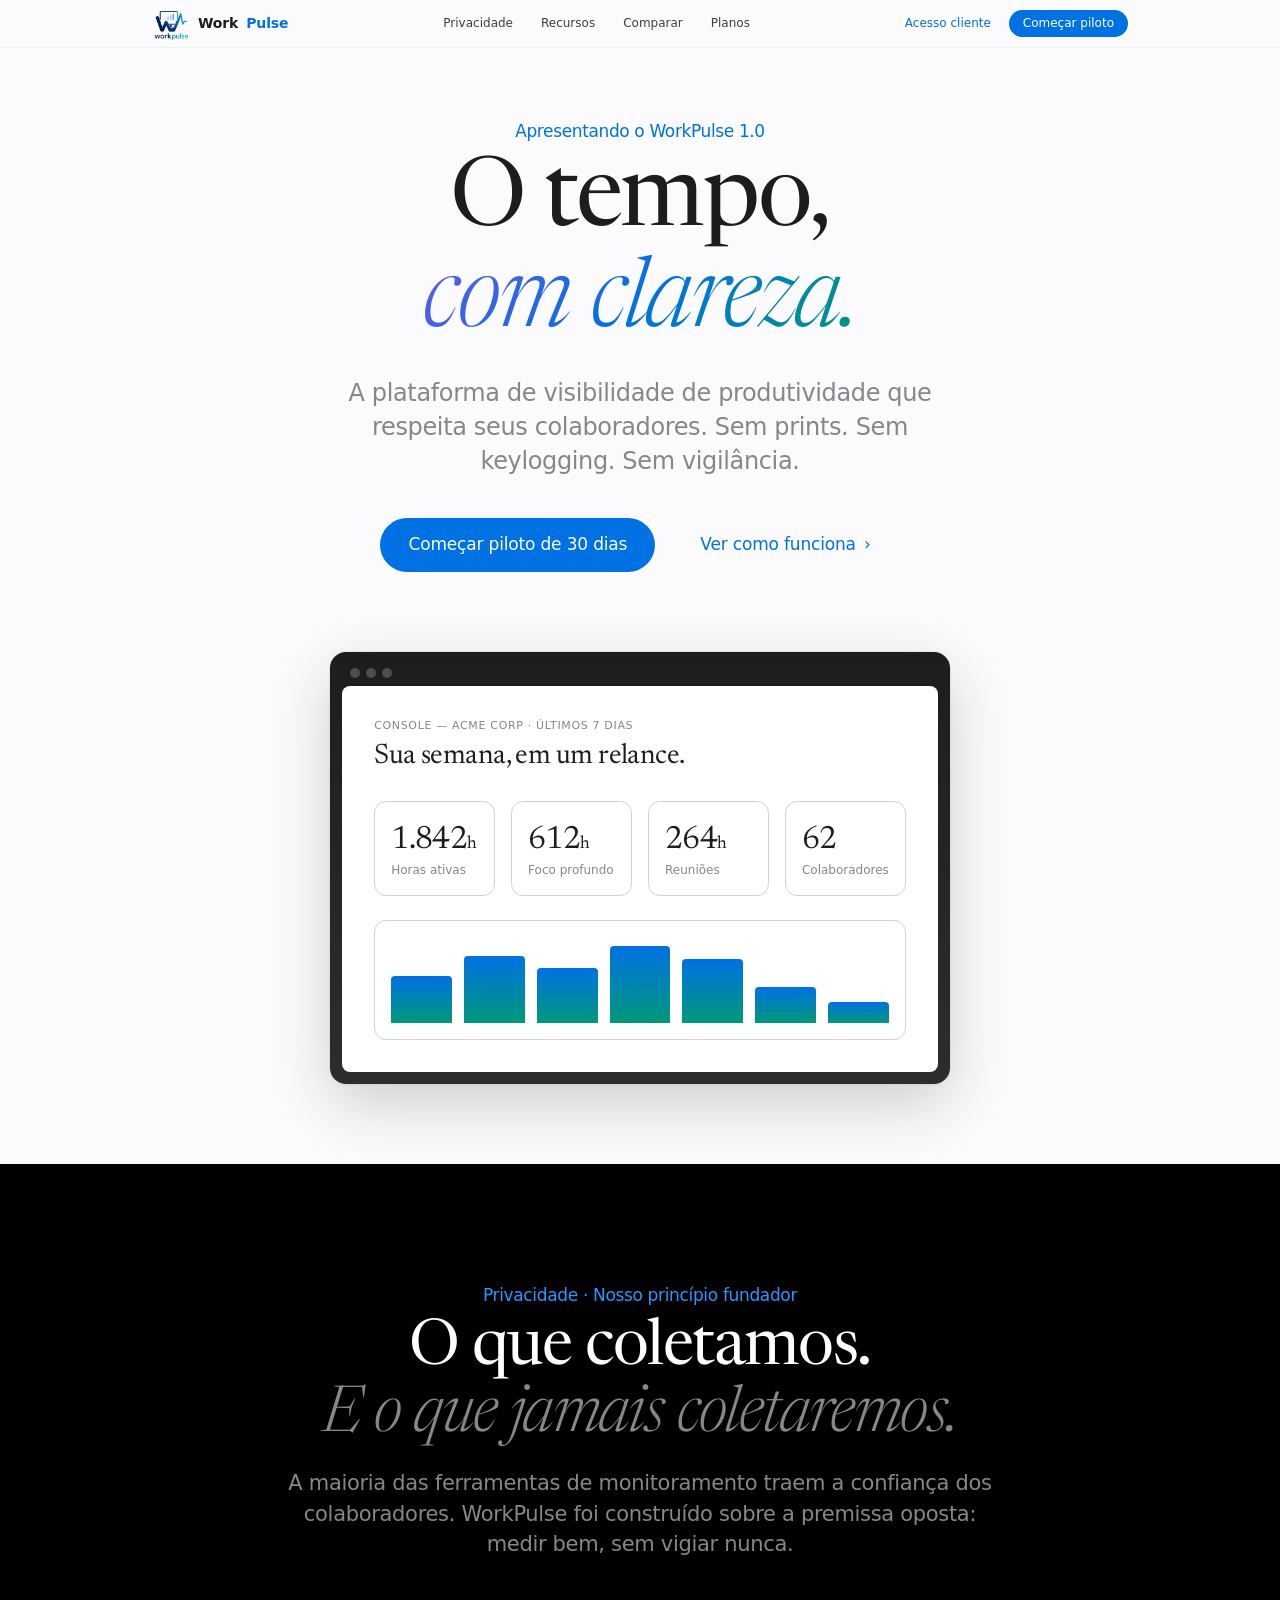
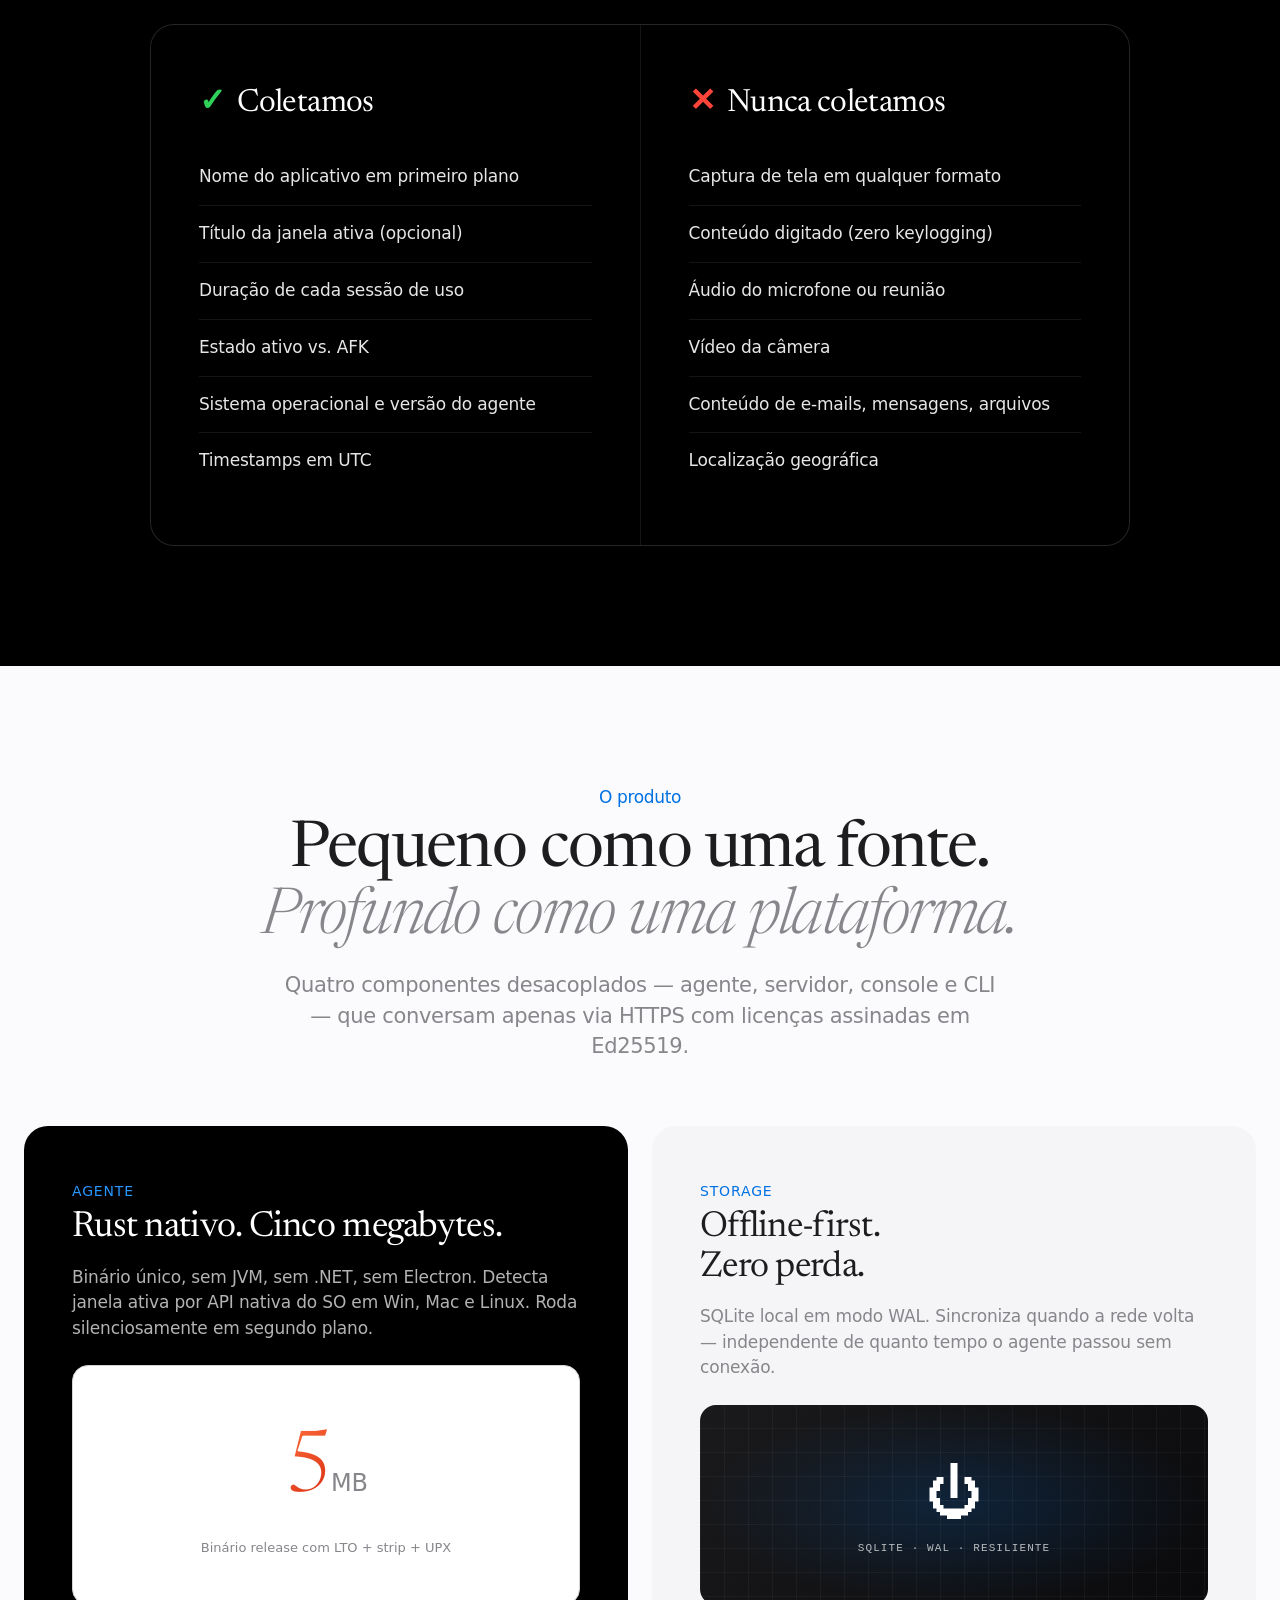
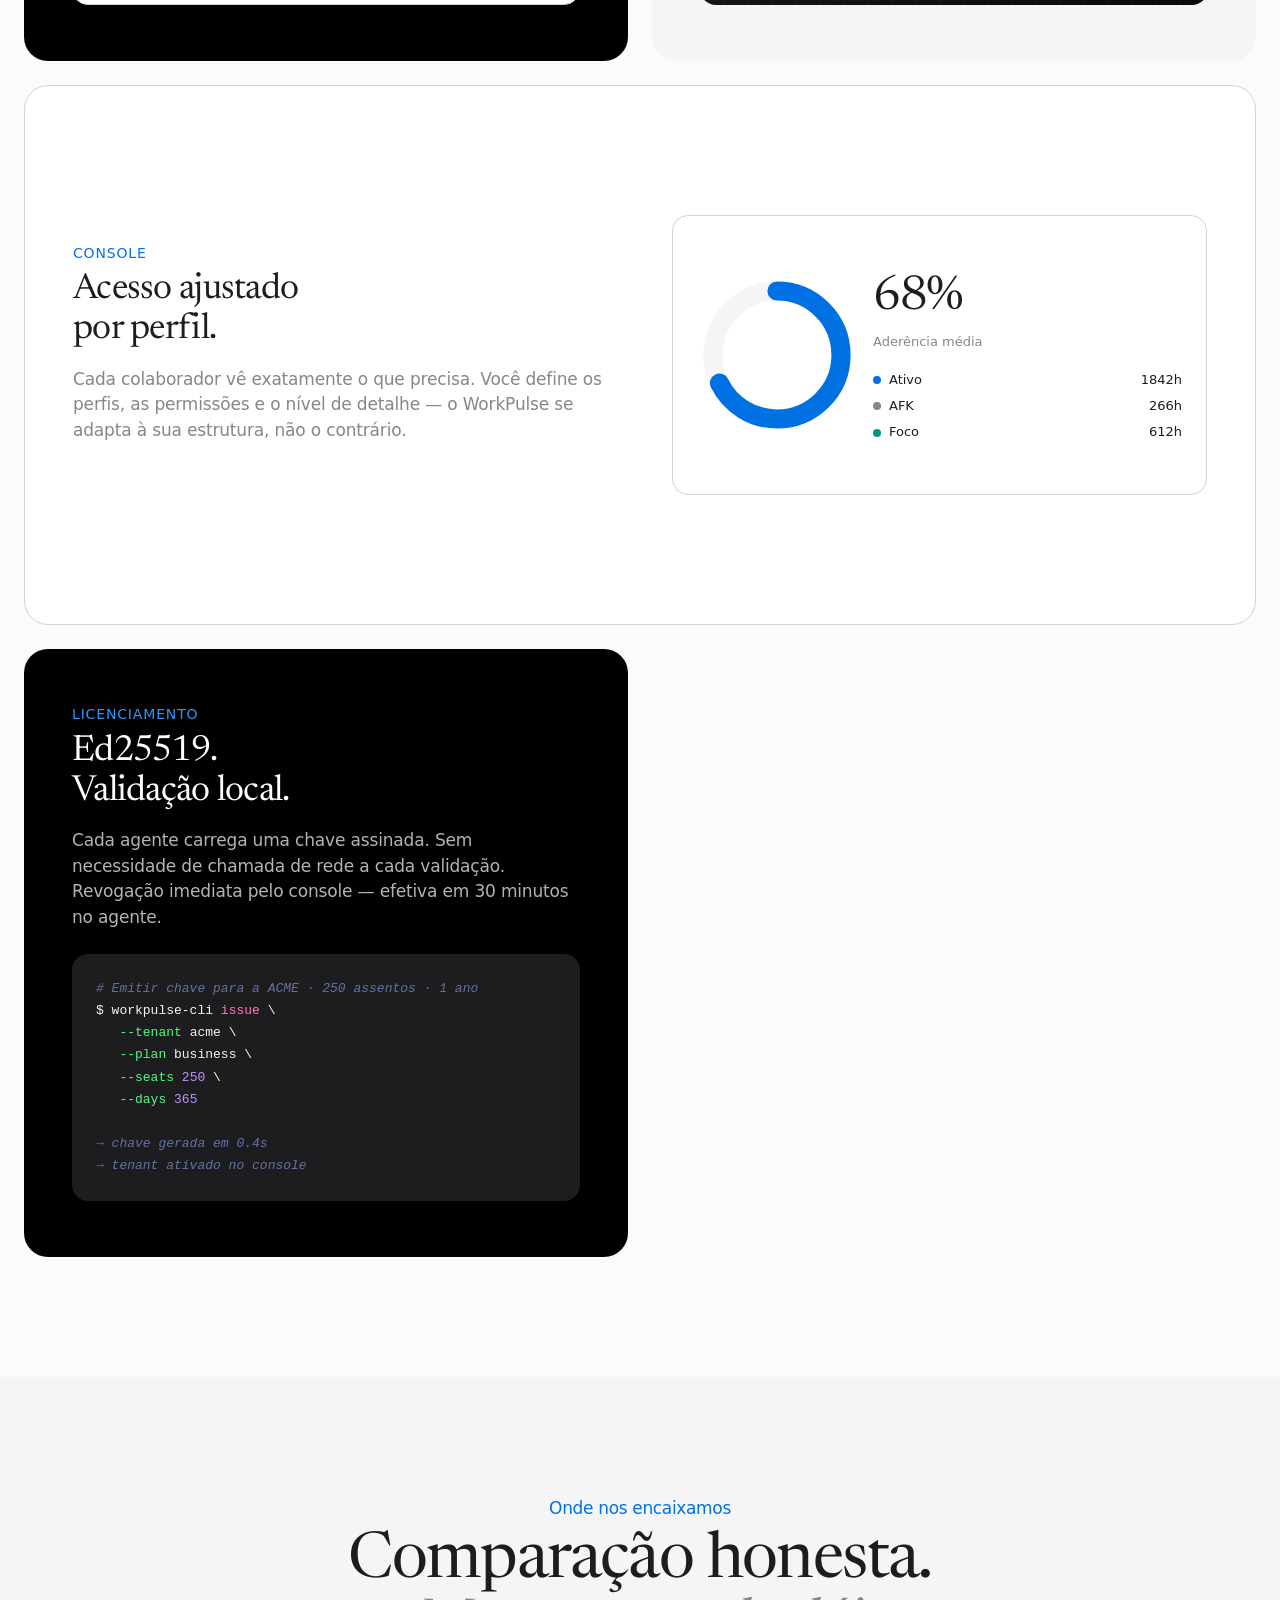
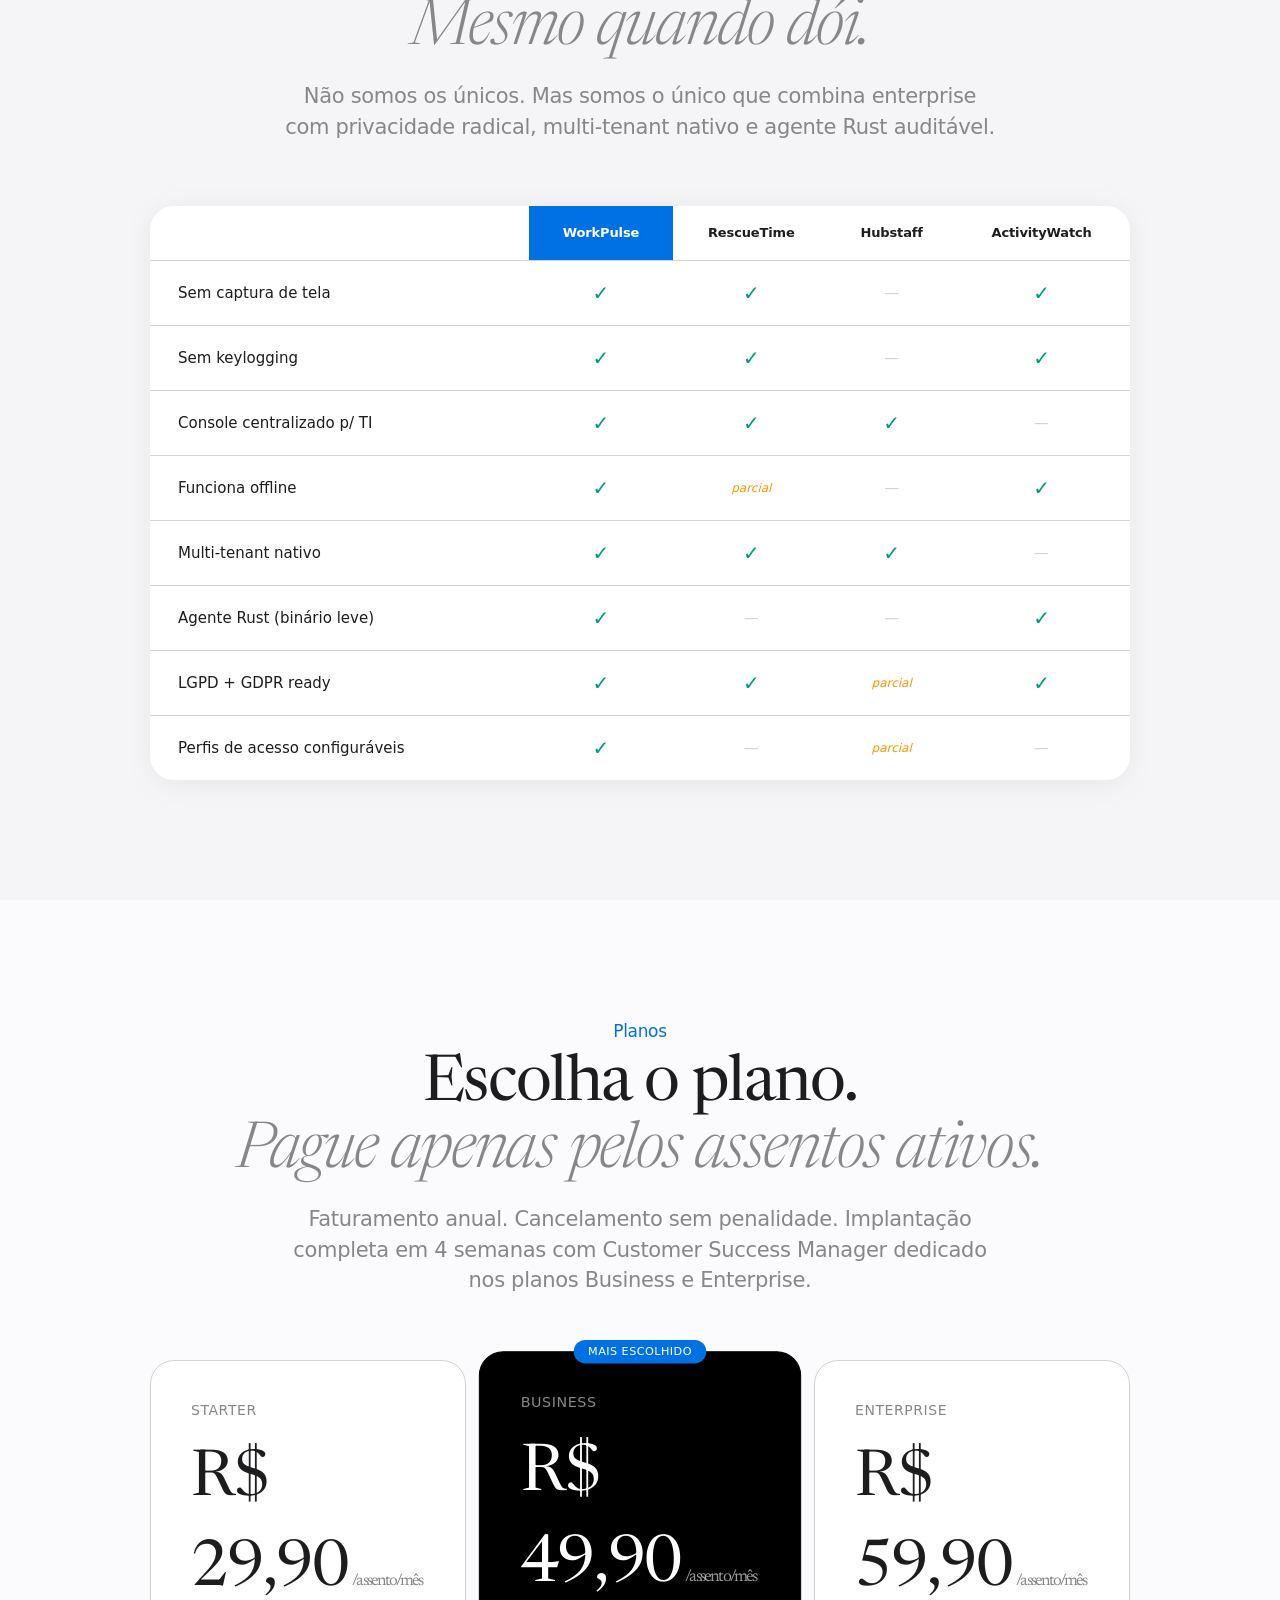
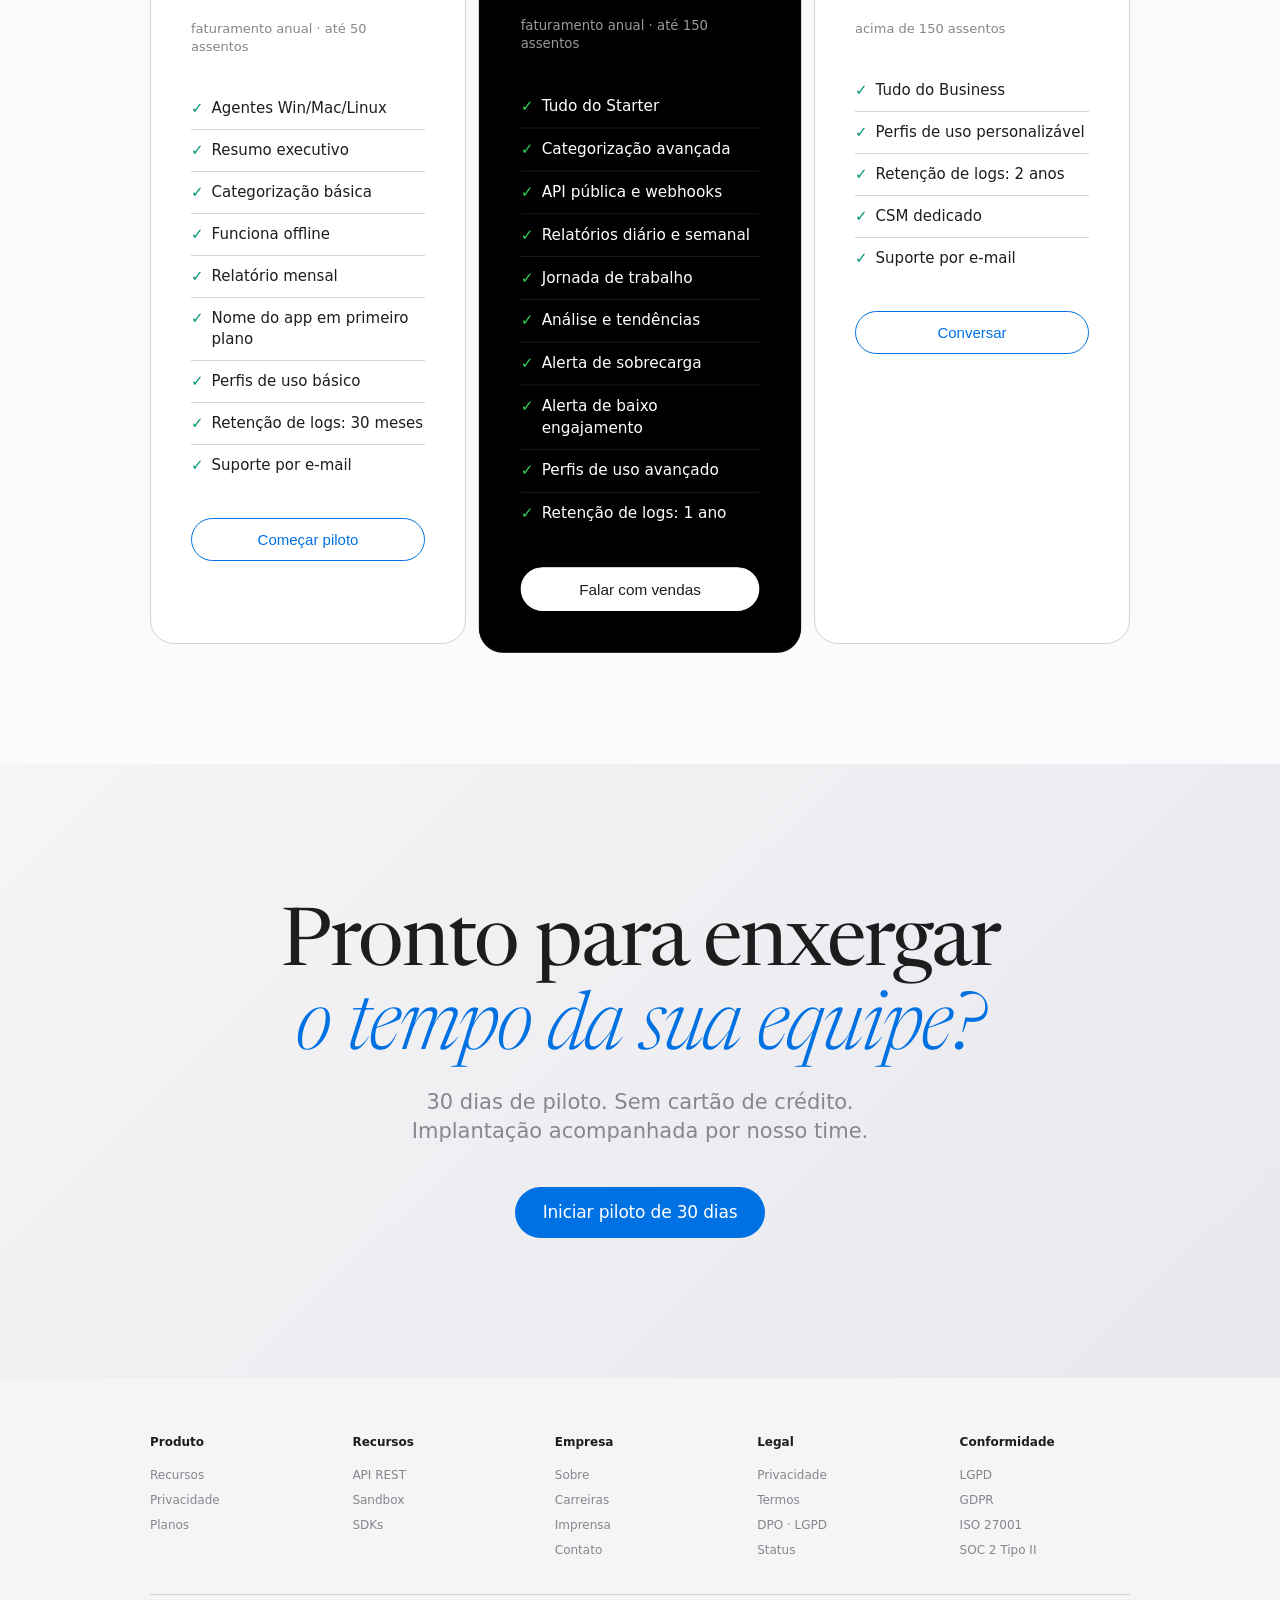
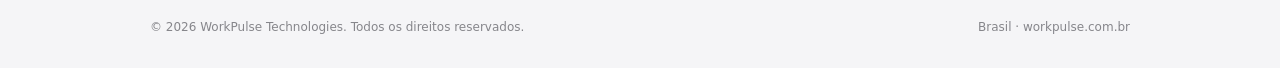
<file: site/index_old.html>
<!DOCTYPE html>
<html lang="pt-BR">
<head>
<meta charset="UTF-8">
<meta name="viewport" content="width=device-width, initial-scale=1, viewport-fit=cover">
<meta name="description" content="WorkPulse — Plataforma de produtividade com privacidade em primeiro lugar. Sem captura de tela, sem keylogging, sem vigilância.">
<title>WorkPulse — O tempo, com clareza.</title>
<link rel="preconnect" href="https://fonts.googleapis.com">
<link rel="preconnect" href="https://fonts.gstatic.com" crossorigin>
<link href="https://fonts.googleapis.com/css2?family=Newsreader:ital,opsz,wght@0,6..72,300;0,6..72,400;0,6..72,500;1,6..72,300&display=swap" rel="stylesheet">
<style>
  :root {
    --black: #1d1d1f;
    --black-true: #000;
    --gray-1: #86868b;
    --gray-2: #d2d2d7;
    --gray-3: #f5f5f7;
    --white: #fbfbfd;
    --blue: #0071e3;
    --blue-hover: #0077ed;
    --green: #00997a;
    --red: #d2230d;
    --display: "Newsreader", ui-serif, "New York", "Iowan Old Style", "Apple Garamond", Georgia, serif;
    --body: -apple-system, BlinkMacSystemFont, "SF Pro Text", "SF Pro Display", "Helvetica Neue", system-ui, sans-serif;
    --mono: ui-monospace, "SF Mono", Menlo, Consolas, monospace;
    --easing: cubic-bezier(.28,.16,.22,1);
  }

  * { box-sizing: border-box; margin: 0; padding: 0; }

  html { scroll-behavior: smooth; -webkit-font-smoothing: antialiased; }
  body {
    font-family: var(--body);
    color: var(--black);
    background: var(--white);
    line-height: 1.4;
    overflow-x: hidden;
  }

  a { color: var(--blue); text-decoration: none; }
  a:hover { text-decoration: underline; }

  /* ===== Top Nav ===== */
  .nav {
    position: fixed; top: 0; left: 0; right: 0;
    height: 48px; z-index: 100;
    background: rgba(251,251,253,0.72);
    -webkit-backdrop-filter: saturate(180%) blur(20px);
    backdrop-filter: saturate(180%) blur(20px);
    border-bottom: 1px solid rgba(0,0,0,0.04);
  }
  .nav-inner {
    max-width: 1024px; margin: 0 auto;
    display: flex; align-items: center; justify-content: space-between;
    padding: 0 24px; height: 100%;
    font-size: 12px;
    color: var(--black);
  }
  .nav-logo { font-weight: 600; letter-spacing: -0.01em; font-size: 14px; }
  .nav-logo .pulse { color: var(--blue); }
  .nav-links { display: flex; gap: 28px; list-style: none; }
  .nav-links a {
    color: var(--black); opacity: 0.85; text-decoration: none;
    transition: opacity 200ms var(--easing);
  }
  .nav-links a:hover { opacity: 1; }
  .nav-cta {
    background: var(--blue); color: white;
    padding: 5px 14px; border-radius: 100px;
    font-size: 12px; font-weight: 500;
    transition: background 200ms var(--easing);
  }
  .nav-cta:hover { background: var(--blue-hover); text-decoration: none; }
  .nav-actions { display: flex; align-items: center; gap: 18px; }
  .nav-login {
    color: var(--blue); text-decoration: none;
    font-size: 12px; font-weight: 500;
    transition: opacity 200ms var(--easing);
  }
  .nav-login:hover { opacity: 0.7; text-decoration: none; }

  /* ===== Hero ===== */
  .hero {
    min-height: 100vh;
    display: flex; align-items: center; justify-content: center;
    text-align: center;
    padding: 120px 24px 80px;
    background: var(--white);
    position: relative;
    overflow: hidden;
  }
  .hero-content { max-width: 980px; position: relative; z-index: 2; }
  .eyebrow {
    font-family: var(--body);
    font-size: 17px; color: var(--blue);
    letter-spacing: -0.022em;
    margin-bottom: 8px;
    font-weight: 500;
  }
  .hero h1 {
    font-family: var(--display);
    font-weight: 400;
    font-size: clamp(48px, 9vw, 96px);
    line-height: 1.05;
    letter-spacing: -0.025em;
    color: var(--black);
    margin-bottom: 8px;
  }
  .hero h1 em {
    font-style: italic; font-weight: 300;
    background: linear-gradient(135deg, #5e5ce6 0%, #0071e3 50%, #00997a 100%);
    -webkit-background-clip: text;
    background-clip: text;
    -webkit-text-fill-color: transparent;
  }
  .hero-sub {
    font-size: clamp(18px, 2.2vw, 24px);
    color: var(--gray-1);
    max-width: 600px;
    margin: 24px auto 40px;
    letter-spacing: -0.015em;
    line-height: 1.4;
  }
  .hero-ctas { display: flex; gap: 16px; justify-content: center; flex-wrap: wrap; }
  .btn-primary, .btn-secondary {
    padding: 14px 28px;
    border-radius: 100px;
    font-size: 17px;
    font-weight: 400;
    letter-spacing: -0.01em;
    transition: all 200ms var(--easing);
    cursor: pointer;
    display: inline-flex; align-items: center; gap: 6px;
    border: 0;
  }
  .btn-primary { background: var(--blue); color: white; }
  .btn-primary:hover { background: var(--blue-hover); text-decoration: none; }
  .btn-secondary { background: transparent; color: var(--blue); border: 1px solid transparent; }
  .btn-secondary:hover { color: var(--blue-hover); text-decoration: none; }
  .btn-secondary::after { content: "›"; transition: transform 200ms var(--easing); display: inline-block; margin-left: 2px; }
  .btn-secondary:hover::after { transform: translateX(4px); }

  /* Hero floating element */
  .hero-mockup {
    margin-top: 80px;
    max-width: 1100px;
    margin-left: auto; margin-right: auto;
    position: relative;
    transform: perspective(1200px) rotateX(8deg);
    transition: transform 600ms var(--easing);
  }
  .hero-mockup:hover { transform: perspective(1200px) rotateX(4deg); }
  .mockup-frame {
    background: linear-gradient(180deg, #1d1d1f 0%, #2d2d2f 100%);
    border-radius: 16px;
    padding: 12px;
    box-shadow:
      0 20px 60px rgba(0,0,0,0.18),
      0 0 0 1px rgba(0,0,0,0.05);
  }
  .mockup-bar { display: flex; gap: 6px; padding: 4px 8px 8px; }
  .mockup-bar span { width: 10px; height: 10px; border-radius: 50%; background: #4d4d4f; }
  .mockup-screen {
    background: white;
    border-radius: 8px;
    padding: 32px;
    min-height: 380px;
    text-align: left;
  }
  .mockup-screen .ms-title { font-size: 11px; color: var(--gray-1); letter-spacing: 0.06em; text-transform: uppercase; margin-bottom: 4px; }
  .mockup-screen .ms-headline { font-family: var(--display); font-size: 28px; letter-spacing: -0.02em; margin-bottom: 24px; }
  .ms-grid { display: grid; grid-template-columns: repeat(4,1fr); gap: 16px; margin-bottom: 24px; }
  .ms-stat { padding: 16px; border: 1px solid var(--gray-2); border-radius: 12px; }
  .ms-stat .ms-num { font-family: var(--display); font-size: 32px; letter-spacing: -0.02em; }
  .ms-stat .ms-lbl { font-size: 12px; color: var(--gray-1); }
  .ms-bars { display: flex; align-items: flex-end; gap: 12px; height: 120px; padding: 16px; border: 1px solid var(--gray-2); border-radius: 12px; }
  .ms-bars .bar {
    flex: 1; background: linear-gradient(180deg, #0071e3 0%, #00997a 100%);
    border-radius: 4px 4px 0 0;
    transition: height 600ms var(--easing);
  }

  /* ===== Section ===== */
  section {
    padding: 120px 24px;
    position: relative;
  }
  .container { max-width: 980px; margin: 0 auto; }
  .container-wide { max-width: 1280px; margin: 0 auto; }

  .section-eyebrow {
    font-size: 17px; font-weight: 500;
    color: var(--blue); letter-spacing: -0.02em;
    margin-bottom: 8px;
    text-align: center;
  }
  .section-title {
    font-family: var(--display); font-weight: 400;
    font-size: clamp(40px, 6vw, 64px);
    line-height: 1.05; letter-spacing: -0.025em;
    text-align: center;
    margin-bottom: 18px;
    color: var(--black);
  }
  .section-title em { font-style: italic; font-weight: 300; color: var(--gray-1); }
  .section-sub {
    font-size: 21px; color: var(--gray-1);
    letter-spacing: -0.015em;
    text-align: center; max-width: 720px;
    margin: 0 auto 64px;
    line-height: 1.45;
  }

  /* ===== Privacy section (dark) ===== */
  .privacy {
    background: var(--black-true);
    color: white;
  }
  .privacy .section-title { color: white; }
  .privacy .section-eyebrow { color: #2997ff; }
  .privacy .section-sub { color: var(--gray-1); }
  .privacy-cards {
    display: grid; grid-template-columns: 1fr 1fr; gap: 1px;
    background: rgba(255,255,255,0.08);
    border-radius: 24px; overflow: hidden;
    border: 1px solid rgba(255,255,255,0.08);
  }
  .privacy-card {
    background: var(--black-true);
    padding: 56px 48px;
  }
  .privacy-card h3 {
    font-family: var(--display); font-size: 32px;
    letter-spacing: -0.02em; font-weight: 400;
    margin-bottom: 24px;
  }
  .privacy-card.yes h3::before { content: "✓"; color: #30d158; margin-right: 12px; font-weight: 600; }
  .privacy-card.no h3::before { content: "✕"; color: #ff453a; margin-right: 12px; font-weight: 600; }
  .privacy-card ul { list-style: none; }
  .privacy-card li {
    padding: 16px 0;
    border-top: 1px solid rgba(255,255,255,0.08);
    font-size: 17px; letter-spacing: -0.01em;
    color: rgba(255,255,255,0.9);
  }
  .privacy-card li:first-child { border-top: 0; }

  /* ===== Features grid ===== */
  .features {
    display: grid;
    grid-template-columns: repeat(2, 1fr);
    gap: 24px;
  }
  .feature {
    background: var(--gray-3);
    border-radius: 24px;
    padding: 56px 48px;
    min-height: 480px;
    display: flex; flex-direction: column;
    position: relative;
    overflow: hidden;
    transition: transform 400ms var(--easing);
  }
  .feature:hover { transform: translateY(-4px); }
  .feature.dark { background: var(--black-true); color: white; }
  .feature.dark .f-eyebrow { color: #2997ff; }
  .feature.dark .f-sub { color: rgba(255,255,255,0.7); }
  .feature.tall { grid-column: span 2; min-height: 540px; flex-direction: row; align-items: center; gap: 64px; }
  .f-eyebrow {
    font-size: 14px; font-weight: 500;
    color: var(--blue); letter-spacing: -0.01em;
    margin-bottom: 8px;
    text-transform: uppercase; letter-spacing: 0.06em;
  }
  .f-title {
    font-family: var(--display); font-weight: 400;
    font-size: 36px; letter-spacing: -0.02em;
    line-height: 1.1; margin-bottom: 16px;
  }
  .f-sub {
    font-size: 17px; color: var(--gray-1);
    letter-spacing: -0.01em; line-height: 1.5;
    margin-bottom: 24px;
  }
  .f-link { color: var(--blue); font-size: 17px; }
  .feature.dark .f-link { color: #2997ff; }
  .f-visual { margin-top: auto; }
  .feature.tall .f-content { flex: 1; }
  .feature.tall .f-visual { flex: 1; margin-top: 0; }

  /* Visual: SQLite glow */
  .vis-sqlite {
    width: 100%; height: 200px;
    border-radius: 16px;
    background: radial-gradient(ellipse at center, rgba(0,113,227,0.18) 0%, transparent 70%),
                linear-gradient(135deg, #1a1a1c 0%, #0a0a0c 100%);
    display: flex; align-items: center; justify-content: center;
    position: relative; overflow: hidden;
  }
  .vis-sqlite::before {
    content: ""; position: absolute; inset: 0;
    background-image:
      linear-gradient(0deg, rgba(255,255,255,0.04) 1px, transparent 1px),
      linear-gradient(90deg, rgba(255,255,255,0.04) 1px, transparent 1px);
    background-size: 24px 24px;
  }
  .vis-sqlite-inner {
    position: relative; z-index: 2; text-align: center;
    color: white;
  }
  .vis-sqlite-inner .icon { font-size: 56px; margin-bottom: 8px; }
  .vis-sqlite-inner .lbl { font-family: var(--mono); font-size: 11px; opacity: 0.7; letter-spacing: 0.1em; text-transform: uppercase; }

  /* Visual: Rust binary size */
  .vis-rust {
    width: 100%; height: 240px;
    border-radius: 16px;
    background: white; border: 1px solid var(--gray-2);
    display: flex; flex-direction: column; align-items: center; justify-content: center;
    position: relative;
    text-align: center;
  }
  .vis-rust .num {
    font-family: var(--display); font-size: 84px;
    font-weight: 300; letter-spacing: -0.04em;
    background: linear-gradient(135deg, #ff6e3a 0%, #d2230d 100%);
    -webkit-background-clip: text; background-clip: text;
    -webkit-text-fill-color: transparent;
  }
  .vis-rust .unit { font-size: 24px; color: var(--gray-1); letter-spacing: -0.01em; }
  .vis-rust .cap { font-size: 13px; color: var(--gray-1); margin-top: 8px; }

  /* Visual: dashboard ring */
  .vis-dash {
    width: 100%; height: 280px;
    border-radius: 16px;
    background: white; border: 1px solid var(--gray-2);
    padding: 24px;
    display: flex; gap: 16px; align-items: center;
  }
  .vis-dash svg { width: 160px; height: 160px; }
  .vis-dash-text { flex: 1; }
  .vis-dash-num { font-family: var(--display); font-size: 48px; letter-spacing: -0.03em; }
  .vis-dash-lbl { font-size: 13px; color: var(--gray-1); margin-bottom: 16px; }
  .vis-dash ul { list-style: none; }
  .vis-dash li {
    font-size: 13px; padding: 4px 0; color: var(--black);
    display: flex; justify-content: space-between;
  }
  .vis-dash li .dot { display: inline-block; width: 8px; height: 8px; border-radius: 50%; margin-right: 8px; vertical-align: middle; }

  /* Visual: code */
  .vis-code {
    background: #1d1d1f; color: #f5f5f7;
    border-radius: 16px; padding: 24px;
    font-family: var(--mono); font-size: 13px;
    line-height: 1.7;
    overflow: hidden;
  }
  .vis-code .ln { color: #6e6e73; user-select: none; padding-right: 16px; }
  .vis-code .key { color: #ff79c6; }
  .vis-code .str { color: #50fa7b; }
  .vis-code .num { color: #bd93f9; }
  .vis-code .com { color: #6272a4; font-style: italic; }

  /* ===== Compare table ===== */
  .compare {
    background: var(--gray-3);
  }
  .compare-table {
    background: white;
    border-radius: 24px;
    overflow: hidden;
    box-shadow: 0 4px 30px rgba(0,0,0,0.06);
    max-width: 980px;
    margin: 0 auto;
  }
  .compare-table table { width: 100%; border-collapse: collapse; font-size: 15px; }
  .compare-table th, .compare-table td {
    text-align: center;
    padding: 18px 12px;
    border-bottom: 1px solid var(--gray-2);
  }
  .compare-table th { font-weight: 600; font-size: 13px; letter-spacing: -0.01em; }
  .compare-table th.brand { background: var(--blue); color: white; }
  .compare-table tr td:first-child {
    text-align: left; font-weight: 500;
    padding-left: 28px;
  }
  .compare-table tr:last-child td { border-bottom: 0; }
  .compare-table .yes { color: var(--green); font-size: 20px; }
  .compare-table .no { color: var(--gray-2); }
  .compare-table .partial { color: #ff9500; font-size: 12px; font-style: italic; }
  .compare-table tr:hover td { background: rgba(0,113,227,0.02); }

  /* ===== Pricing ===== */
  .pricing-cards {
    display: grid; grid-template-columns: repeat(3, 1fr);
    gap: 16px;
  }
  .price-card {
    background: white;
    border: 1px solid var(--gray-2);
    border-radius: 24px;
    padding: 40px;
    position: relative;
    transition: all 300ms var(--easing);
  }
  .price-card:hover { transform: translateY(-4px); box-shadow: 0 20px 50px rgba(0,0,0,0.08); }
  .price-card.featured {
    background: var(--black-true); color: white;
    border-color: var(--black-true);
    transform: scale(1.02);
  }
  .price-card.featured:hover { transform: scale(1.02) translateY(-4px); }
  .price-card.featured::after {
    content: "Mais escolhido";
    position: absolute; top: -12px; left: 50%; transform: translateX(-50%);
    background: var(--blue); color: white;
    padding: 4px 14px; border-radius: 100px;
    font-size: 11px; font-weight: 500; letter-spacing: 0.04em;
    text-transform: uppercase;
  }
  .price-name { font-size: 14px; color: var(--gray-1); letter-spacing: 0.04em; text-transform: uppercase; }
  .price-num { font-family: var(--display); font-size: 64px; letter-spacing: -0.03em; margin: 16px 0 4px; font-weight: 400; }
  .price-num small { font-size: 17px; color: var(--gray-1); margin-left: 4px; }
  .price-card.featured small { color: rgba(255,255,255,0.6); }
  .price-cap { font-size: 13px; color: var(--gray-1); margin-bottom: 32px; }
  .price-card.featured .price-cap { color: rgba(255,255,255,0.6); }
  .price-list { list-style: none; }
  .price-list li {
    padding: 10px 0;
    font-size: 15px;
    border-top: 1px solid var(--gray-2);
    display: flex; align-items: flex-start; gap: 8px;
  }
  .price-card.featured .price-list li { border-top-color: rgba(255,255,255,0.1); }
  .price-list li:first-child { border-top: 0; }
  .price-list li::before { content: "✓"; color: var(--green); font-weight: 700; }
  .price-card.featured .price-list li::before { color: #30d158; }
  .price-cta {
    margin-top: 32px; width: 100%;
    padding: 12px;
    border-radius: 100px;
    border: 1px solid var(--blue);
    background: transparent; color: var(--blue);
    font-size: 15px; font-weight: 500;
    cursor: pointer;
    transition: all 200ms var(--easing);
  }
  .price-cta:hover { background: var(--blue); color: white; }
  .price-card.featured .price-cta { background: white; color: var(--black); border-color: white; }
  .price-card.featured .price-cta:hover { background: rgba(255,255,255,0.85); }

  /* ===== CTA ===== */
  .cta-final {
    background: linear-gradient(135deg, #f5f5f7 0%, #e8e8ed 100%);
    text-align: center;
    padding: 140px 24px;
  }
  .cta-final h2 {
    font-family: var(--display); font-weight: 400;
    font-size: clamp(48px, 7vw, 80px);
    letter-spacing: -0.025em; line-height: 1.05;
    margin-bottom: 16px;
  }
  .cta-final h2 em { font-style: italic; color: var(--blue); font-weight: 300; }
  .cta-final p { font-size: 21px; color: var(--gray-1); max-width: 540px; margin: 0 auto 40px; }
  .cta-final-btns { display: flex; gap: 16px; justify-content: center; flex-wrap: wrap; }

  /* ===== Footer ===== */
  footer {
    background: var(--gray-3);
    color: var(--gray-1);
    font-size: 12px;
    padding: 56px 24px 32px;
  }
  .foot-grid {
    max-width: 980px; margin: 0 auto;
    display: grid; grid-template-columns: repeat(5, 1fr); gap: 32px;
    padding-bottom: 32px;
    border-bottom: 1px solid var(--gray-2);
  }
  .foot-col h4 { font-size: 12px; font-weight: 600; color: var(--black); margin-bottom: 12px; }
  .foot-col ul { list-style: none; }
  .foot-col li { padding: 4px 0; }
  .foot-col a { color: var(--gray-1); text-decoration: none; }
  .foot-col a:hover { color: var(--black); text-decoration: underline; }
  .foot-bottom {
    max-width: 980px; margin: 24px auto 0;
    display: flex; justify-content: space-between; flex-wrap: wrap; gap: 16px;
  }

  /* ===== Reveal animation ===== */
  .reveal {
    opacity: 0; transform: translateY(24px);
    transition: opacity 800ms var(--easing), transform 800ms var(--easing);
  }
  .reveal.visible { opacity: 1; transform: translateY(0); }

  /* ===== Responsive ===== */
  @media (max-width: 768px) {
    .nav-links { display: none; }
    .features { grid-template-columns: 1fr; }
    .feature.tall { flex-direction: column; gap: 32px; min-height: auto; }
    .feature, .feature.tall { padding: 40px 28px; min-height: auto; }
    .privacy-cards { grid-template-columns: 1fr; }
    .pricing-cards { grid-template-columns: 1fr; }
    .price-card.featured { transform: none; }
    section { padding: 80px 24px; }
    .ms-grid { grid-template-columns: repeat(2,1fr); }
    .foot-grid { grid-template-columns: 1fr 1fr; }
  }
</style>
<link rel="icon" type="image/jpeg" href="assets/logo-workpulse.jpeg">
</head>
<body>

<nav class="nav">
  <div class="nav-inner">
    <div class="nav-logo" style="display:flex;align-items:center;gap:8px"><img src="assets/logo-workpulse.jpeg" alt="WorkPulse" style="height:38px;width:38px;border-radius:10px;object-fit:contain;flex-shrink:0;">Work<span class="pulse">Pulse</span></div>
    <ul class="nav-links">
      <li><a href="#privacy">Privacidade</a></li>
      <li><a href="#features">Recursos</a></li>
      <li><a href="#compare">Comparar</a></li>
      <li><a href="#pricing">Planos</a></li>
    </ul>
    <div class="nav-actions">
      <a href="/dashboard" class="nav-login">Acesso cliente</a>
      <a href="#cta" class="nav-cta">Começar piloto</a>
    </div>
  </div>
</nav>

<!-- ===== HERO ===== -->
<section class="hero">
  <div class="hero-content">
    <div class="eyebrow reveal">Apresentando o WorkPulse 1.0</div>
    <h1 class="reveal">O tempo,<br><em>com clareza.</em></h1>
    <p class="hero-sub reveal">A plataforma de visibilidade de produtividade que respeita seus colaboradores. Sem prints. Sem keylogging. Sem vigilância.</p>
    <div class="hero-ctas reveal">
      <a href="#cta" class="btn-primary">Começar piloto de 30 dias</a>
      <a href="#privacy" class="btn-secondary">Ver como funciona</a>
    </div>

    <div class="hero-mockup reveal">
      <div class="mockup-frame">
        <div class="mockup-bar"><span></span><span></span><span></span></div>
        <div class="mockup-screen">
          <div class="ms-title">CONSOLE — ACME CORP · ÚLTIMOS 7 DIAS</div>
          <div class="ms-headline">Sua semana, em um relance.</div>
          <div class="ms-grid">
            <div class="ms-stat"><div class="ms-num">1.842<small style="font-size:18px">h</small></div><div class="ms-lbl">Horas ativas</div></div>
            <div class="ms-stat"><div class="ms-num">612<small style="font-size:18px">h</small></div><div class="ms-lbl">Foco profundo</div></div>
            <div class="ms-stat"><div class="ms-num">264<small style="font-size:18px">h</small></div><div class="ms-lbl">Reuniões</div></div>
            <div class="ms-stat"><div class="ms-num">62</div><div class="ms-lbl">Colaboradores</div></div>
          </div>
          <div class="ms-bars">
            <div class="bar" style="height:55%"></div>
            <div class="bar" style="height:78%"></div>
            <div class="bar" style="height:64%"></div>
            <div class="bar" style="height:90%"></div>
            <div class="bar" style="height:75%"></div>
            <div class="bar" style="height:42%"></div>
            <div class="bar" style="height:25%"></div>
          </div>
        </div>
      </div>
    </div>
  </div>
</section>

<!-- ===== PRIVACY ===== -->
<section id="privacy" class="privacy">
  <div class="container">
    <div class="section-eyebrow reveal">Privacidade · Nosso princípio fundador</div>
    <h2 class="section-title reveal">O que coletamos.<br><em>E o que jamais coletaremos.</em></h2>
    <p class="section-sub reveal">A maioria das ferramentas de monitoramento traem a confiança dos colaboradores. WorkPulse foi construído sobre a premissa oposta: medir bem, sem vigiar nunca.</p>

    <div class="privacy-cards reveal">
      <div class="privacy-card yes">
        <h3>Coletamos</h3>
        <ul>
          <li>Nome do aplicativo em primeiro plano</li>
          <li>Título da janela ativa (opcional)</li>
          <li>Duração de cada sessão de uso</li>
          <li>Estado ativo vs. AFK</li>
          <li>Sistema operacional e versão do agente</li>
          <li>Timestamps em UTC</li>
        </ul>
      </div>
      <div class="privacy-card no">
        <h3>Nunca coletamos</h3>
        <ul>
          <li>Captura de tela em qualquer formato</li>
          <li>Conteúdo digitado (zero keylogging)</li>
          <li>Áudio do microfone ou reunião</li>
          <li>Vídeo da câmera</li>
          <li>Conteúdo de e-mails, mensagens, arquivos</li>
          <li>Localização geográfica</li>
        </ul>
      </div>
    </div>
  </div>
</section>

<!-- ===== FEATURES ===== -->
<section id="features">
  <div class="container-wide">
    <div class="section-eyebrow reveal">O produto</div>
    <h2 class="section-title reveal">Pequeno como uma fonte.<br><em>Profundo como uma plataforma.</em></h2>
    <p class="section-sub reveal">Quatro componentes desacoplados — agente, servidor, console e CLI — que conversam apenas via HTTPS com licenças assinadas em Ed25519.</p>

    <div class="features">
      <div class="feature dark reveal">
        <div class="f-content">
          <div class="f-eyebrow">Agente</div>
          <h3 class="f-title">Rust nativo. Cinco megabytes.</h3>
          <p class="f-sub">Binário único, sem JVM, sem .NET, sem Electron. Detecta janela ativa por API nativa do SO em Win, Mac e Linux. Roda silenciosamente em segundo plano.</p>
        </div>
        <div class="f-visual">
          <div class="vis-rust">
            <div><span class="num">5</span><span class="unit">MB</span></div>
            <div class="cap">Binário release com LTO + strip + UPX</div>
          </div>
        </div>
      </div>

      <div class="feature reveal">
        <div class="f-content">
          <div class="f-eyebrow">Storage</div>
          <h3 class="f-title">Offline-first.<br>Zero perda.</h3>
          <p class="f-sub">SQLite local em modo WAL. Sincroniza quando a rede volta — independente de quanto tempo o agente passou sem conexão.</p>
        </div>
        <div class="f-visual">
          <div class="vis-sqlite">
            <div class="vis-sqlite-inner">
              <div class="icon">⏻</div>
              <div class="lbl">SQLite · WAL · Resiliente</div>
            </div>
          </div>
        </div>
      </div>

      <div class="feature tall reveal" style="background: white; border: 1px solid var(--gray-2);">
        <div class="f-content">
          <div class="f-eyebrow">Console</div>
          <h3 class="f-title">Acesso ajustado<br>por perfil.</h3>
          <p class="f-sub">Cada colaborador vê exatamente o que precisa. Você define os perfis, as permissões e o nível de detalhe — o WorkPulse se adapta à sua estrutura, não o contrário.</p>
        </div>
        <div class="f-visual">
          <div class="vis-dash">
            <svg viewBox="0 0 100 100">
              <circle cx="50" cy="50" r="40" fill="none" stroke="#f5f5f7" stroke-width="12"/>
              <circle cx="50" cy="50" r="40" fill="none" stroke="#0071e3" stroke-width="12"
                      stroke-dasharray="170 251" stroke-dashoffset="0"
                      transform="rotate(-90 50 50)" stroke-linecap="round"/>
            </svg>
            <div class="vis-dash-text">
              <div class="vis-dash-num">68%</div>
              <div class="vis-dash-lbl">Aderência média</div>
              <ul>
                <li><span><span class="dot" style="background:#0071e3"></span>Ativo</span><span>1842h</span></li>
                <li><span><span class="dot" style="background:#86868b"></span>AFK</span><span>266h</span></li>
                <li><span><span class="dot" style="background:#00997a"></span>Foco</span><span>612h</span></li>
              </ul>
            </div>
          </div>
        </div>
      </div>

      <div class="feature dark reveal">
        <div class="f-content">
          <div class="f-eyebrow">Licenciamento</div>
          <h3 class="f-title">Ed25519.<br>Validação local.</h3>
          <p class="f-sub">Cada agente carrega uma chave assinada. Sem necessidade de chamada de rede a cada validação. Revogação imediata pelo console — efetiva em 30 minutos no agente.</p>
        </div>
        <div class="f-visual">
          <div class="vis-code">
<span class="com"># Emitir chave para a ACME · 250 assentos · 1 ano</span><br>
$ workpulse-cli <span class="key">issue</span> \<br>
&nbsp;&nbsp;&nbsp;<span class="str">--tenant</span> acme \<br>
&nbsp;&nbsp;&nbsp;<span class="str">--plan</span> business \<br>
&nbsp;&nbsp;&nbsp;<span class="str">--seats</span> <span class="num">250</span> \<br>
&nbsp;&nbsp;&nbsp;<span class="str">--days</span> <span class="num">365</span><br>
<br>
<span class="com">→ chave gerada em 0.4s</span><br>
<span class="com">→ tenant ativado no console</span>
          </div>
        </div>
      </div>
    </div>
  </div>
</section>

<!-- ===== COMPARE ===== -->
<section id="compare" class="compare">
  <div class="container">
    <div class="section-eyebrow reveal">Onde nos encaixamos</div>
    <h2 class="section-title reveal">Comparação honesta.<br><em>Mesmo quando dói.</em></h2>
    <p class="section-sub reveal">Não somos os únicos. Mas somos o único que combina enterprise com privacidade radical, multi-tenant nativo e agente Rust auditável.</p>

    <div class="compare-table reveal">
      <table>
        <thead>
          <tr>
            <th></th>
            <th class="brand">WorkPulse</th>
            <th>RescueTime</th>
            <th>Hubstaff</th>
            <th>ActivityWatch</th>
          </tr>
        </thead>
        <tbody>
          <tr><td>Sem captura de tela</td><td class="yes">✓</td><td class="yes">✓</td><td class="no">—</td><td class="yes">✓</td></tr>
          <tr><td>Sem keylogging</td><td class="yes">✓</td><td class="yes">✓</td><td class="no">—</td><td class="yes">✓</td></tr>
          <tr><td>Console centralizado p/ TI</td><td class="yes">✓</td><td class="yes">✓</td><td class="yes">✓</td><td class="no">—</td></tr>
          <tr><td>Funciona offline</td><td class="yes">✓</td><td class="partial">parcial</td><td class="no">—</td><td class="yes">✓</td></tr>
          <tr><td>Multi-tenant nativo</td><td class="yes">✓</td><td class="yes">✓</td><td class="yes">✓</td><td class="no">—</td></tr>
          <tr><td>Agente Rust (binário leve)</td><td class="yes">✓</td><td class="no">—</td><td class="no">—</td><td class="yes">✓</td></tr>
          <tr><td>LGPD + GDPR ready</td><td class="yes">✓</td><td class="yes">✓</td><td class="partial">parcial</td><td class="yes">✓</td></tr>
          <tr><td>Perfis de acesso configuráveis</td><td class="yes">✓</td><td class="no">—</td><td class="partial">parcial</td><td class="no">—</td></tr>
        </tbody>
      </table>
    </div>
  </div>
</section>

<!-- ===== PRICING ===== -->
<section id="pricing">
  <div class="container">
    <div class="section-eyebrow reveal">Planos</div>
    <h2 class="section-title reveal">Escolha o plano.<br><em>Pague apenas pelos assentos ativos.</em></h2>
    <p class="section-sub reveal">Faturamento anual. Cancelamento sem penalidade. Implantação completa em 4 semanas com Customer Success Manager dedicado nos planos Business e Enterprise.</p>

    <div class="pricing-cards reveal">
      <div class="price-card">
        <div class="price-name">Starter</div>
        <div class="price-num">R$ 29,90<small>/assento/mês</small></div>
        <div class="price-cap">faturamento anual · até 50 assentos</div>
        <ul class="price-list">
          <li>Agentes Win/Mac/Linux</li>
          <li>Resumo executivo</li>
          <li>Categorização básica</li>
          <li>Funciona offline</li>
          <li>Relatório mensal</li>
          <li>Nome do app em primeiro plano</li>
          <li>Perfis de uso básico</li>
          <li>Retenção de logs: 30 meses</li>
          <li>Suporte por e-mail</li>
        </ul>
        <button class="price-cta">Começar piloto</button>
      </div>

      <div class="price-card featured">
        <div class="price-name">Business</div>
        <div class="price-num">R$ 49,90<small>/assento/mês</small></div>
        <div class="price-cap">faturamento anual · até 150 assentos</div>
        <ul class="price-list">
          <li>Tudo do Starter</li>
          <li>Categorização avançada</li>
          <li>API pública e webhooks</li>
          <li>Relatórios diário e semanal</li>
          <li>Jornada de trabalho</li>
          <li>Análise e tendências</li>
          <li>Alerta de sobrecarga</li>
          <li>Alerta de baixo engajamento</li>
          <li>Perfis de uso avançado</li>
          <li>Retenção de logs: 1 ano</li>
        </ul>
        <button class="price-cta">Falar com vendas</button>
      </div>

      <div class="price-card">
        <div class="price-name">Enterprise</div>
        <div class="price-num">R$ 59,90<small>/assento/mês</small></div>
        <div class="price-cap">acima de 150 assentos</div>
        <ul class="price-list">
          <li>Tudo do Business</li>
          <li>Perfis de uso personalizável</li>
          <li>Retenção de logs: 2 anos</li>
          <li>CSM dedicado</li>
          <li>Suporte por e-mail</li>
        </ul>
        <button class="price-cta">Conversar</button>
      </div>
    </div>
  </div>
</section>

<!-- ===== FINAL CTA ===== -->
<section id="cta" class="cta-final">
  <h2>Pronto para enxergar<br><em>o tempo da sua equipe?</em></h2>
  <p>30 dias de piloto. Sem cartão de crédito. Implantação acompanhada por nosso time.</p>
  <div class="cta-final-btns">
    <a href="mailto:comercial@workpulse.com.br" class="btn-primary">Iniciar piloto de 30 dias</a>
  </div>
</section>

<!-- ===== FOOTER ===== -->
<footer>
  <div class="foot-grid">
    <div class="foot-col">
      <h4>Produto</h4>
      <ul>
        <li><a href="#features">Recursos</a></li>
        <li><a href="#privacy">Privacidade</a></li>
        <li><a href="#pricing">Planos</a></li>
      </ul>
    </div>
    <div class="foot-col">
      <h4>Recursos</h4>
      <ul>
        <li><a href="docs/developers.html#api">API REST</a></li>
        <li><a href="docs/sandbox.html">Sandbox</a></li>
        <li><a href="docs/developers.html#sdks">SDKs</a></li>
      </ul>
    </div>
    <div class="foot-col">
      <h4>Empresa</h4>
      <ul>
        <li><a href="#">Sobre</a></li>
        <li><a href="#">Carreiras</a></li>
        <li><a href="#">Imprensa</a></li>
        <li><a href="#">Contato</a></li>
      </ul>
    </div>
    <div class="foot-col">
      <h4>Legal</h4>
      <ul>
        <li><a href="#">Privacidade</a></li>
        <li><a href="#">Termos</a></li>
        <li><a href="#">DPO · LGPD</a></li>
        <li><a href="#">Status</a></li>
      </ul>
    </div>
    <div class="foot-col">
      <h4>Conformidade</h4>
      <ul>
        <li>LGPD</li>
        <li>GDPR</li>
        <li>ISO 27001</li>
        <li>SOC 2 Tipo II</li>
      </ul>
    </div>
  </div>
  <div class="foot-bottom">
    <span>© 2026 WorkPulse Technologies. Todos os direitos reservados.</span>
    <span>Brasil · workpulse.com.br</span>
  </div>
</footer>

<script>
  // Reveal on scroll
  const obs = new IntersectionObserver((entries) => {
    entries.forEach(e => {
      if (e.isIntersecting) {
        e.target.classList.add('visible');
        obs.unobserve(e.target);
      }
    });
  }, { threshold: 0.1, rootMargin: '0px 0px -80px 0px' });
  document.querySelectorAll('.reveal').forEach(el => obs.observe(el));

  // Stagger hero reveals
  document.querySelectorAll('.hero .reveal').forEach((el, i) => {
    el.style.transitionDelay = (i * 100) + 'ms';
    setTimeout(() => el.classList.add('visible'), 100);
  });

  // Bar chart animation: random heights on hover
  document.querySelector('.hero-mockup')?.addEventListener('mouseenter', () => {
    document.querySelectorAll('.ms-bars .bar').forEach(b => {
      b.style.height = (30 + Math.random() * 60) + '%';
    });
  });
</script>

</body>
</html>
</file>
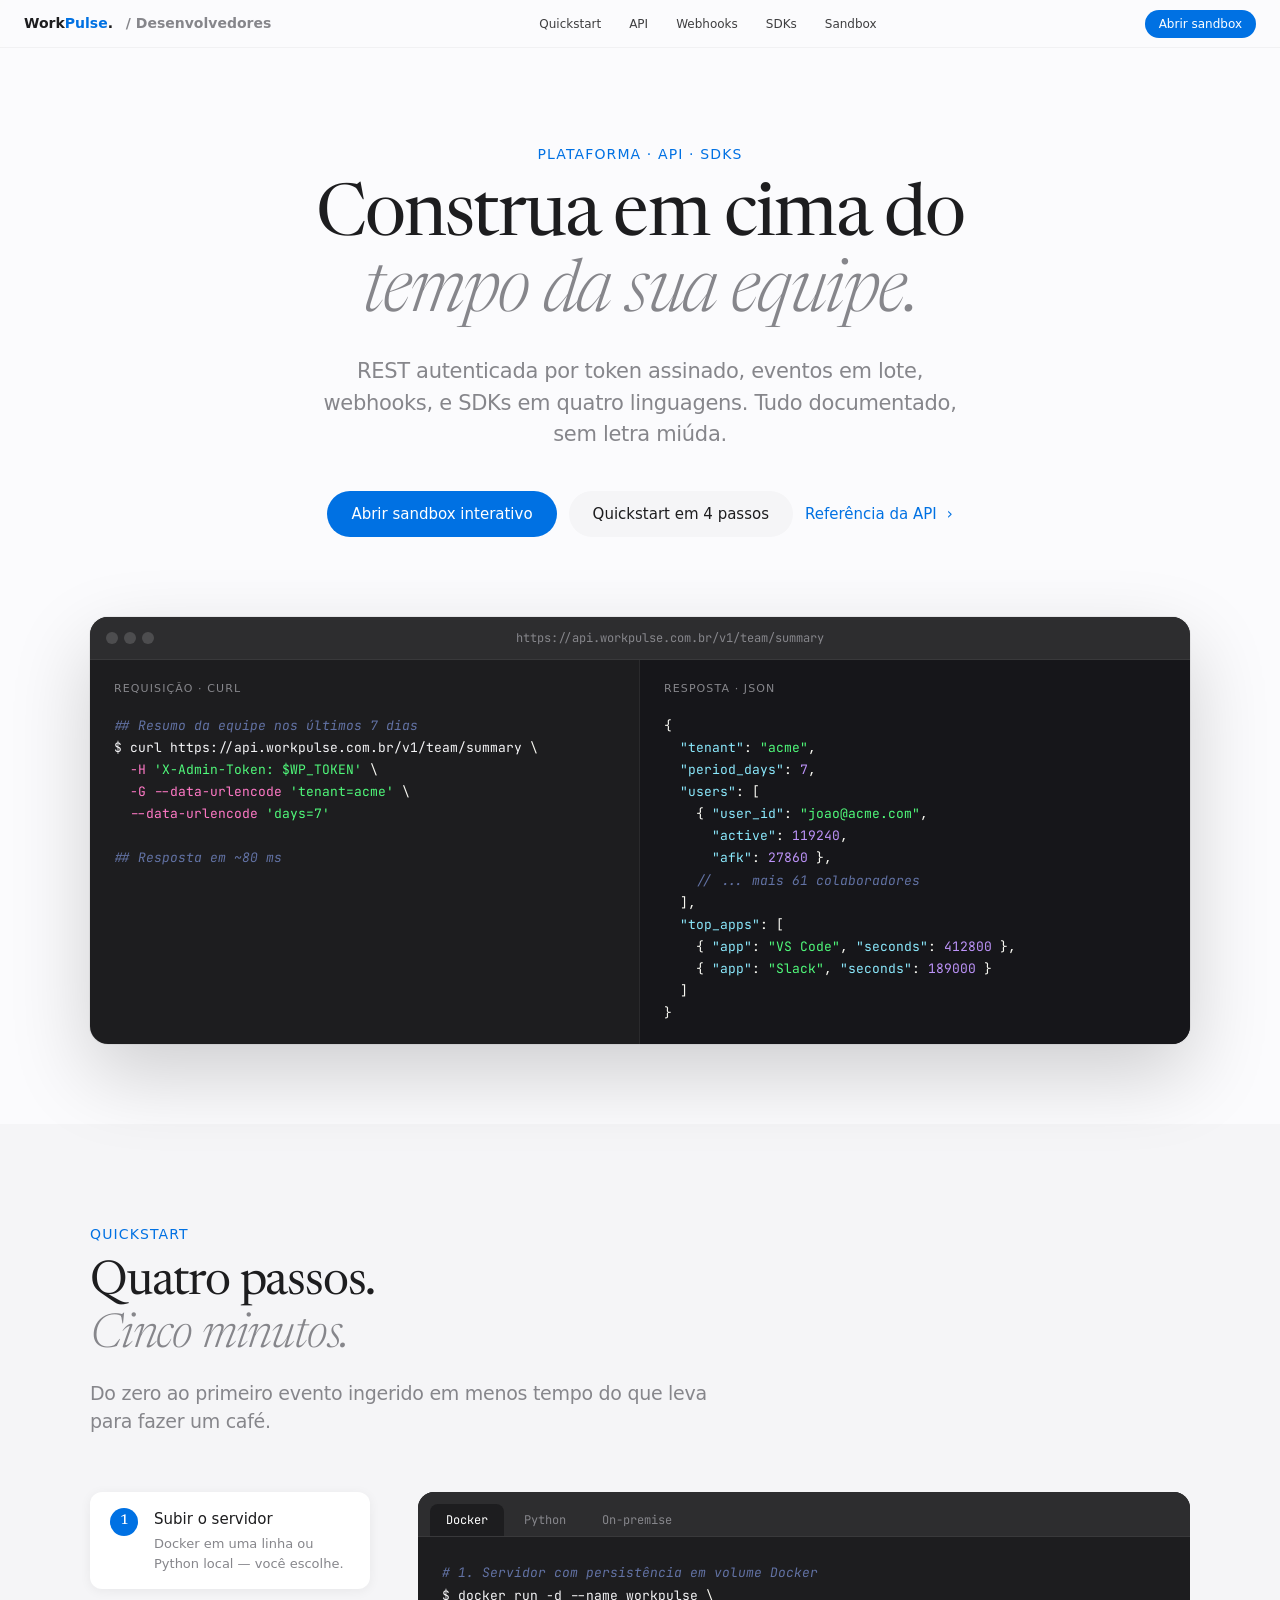
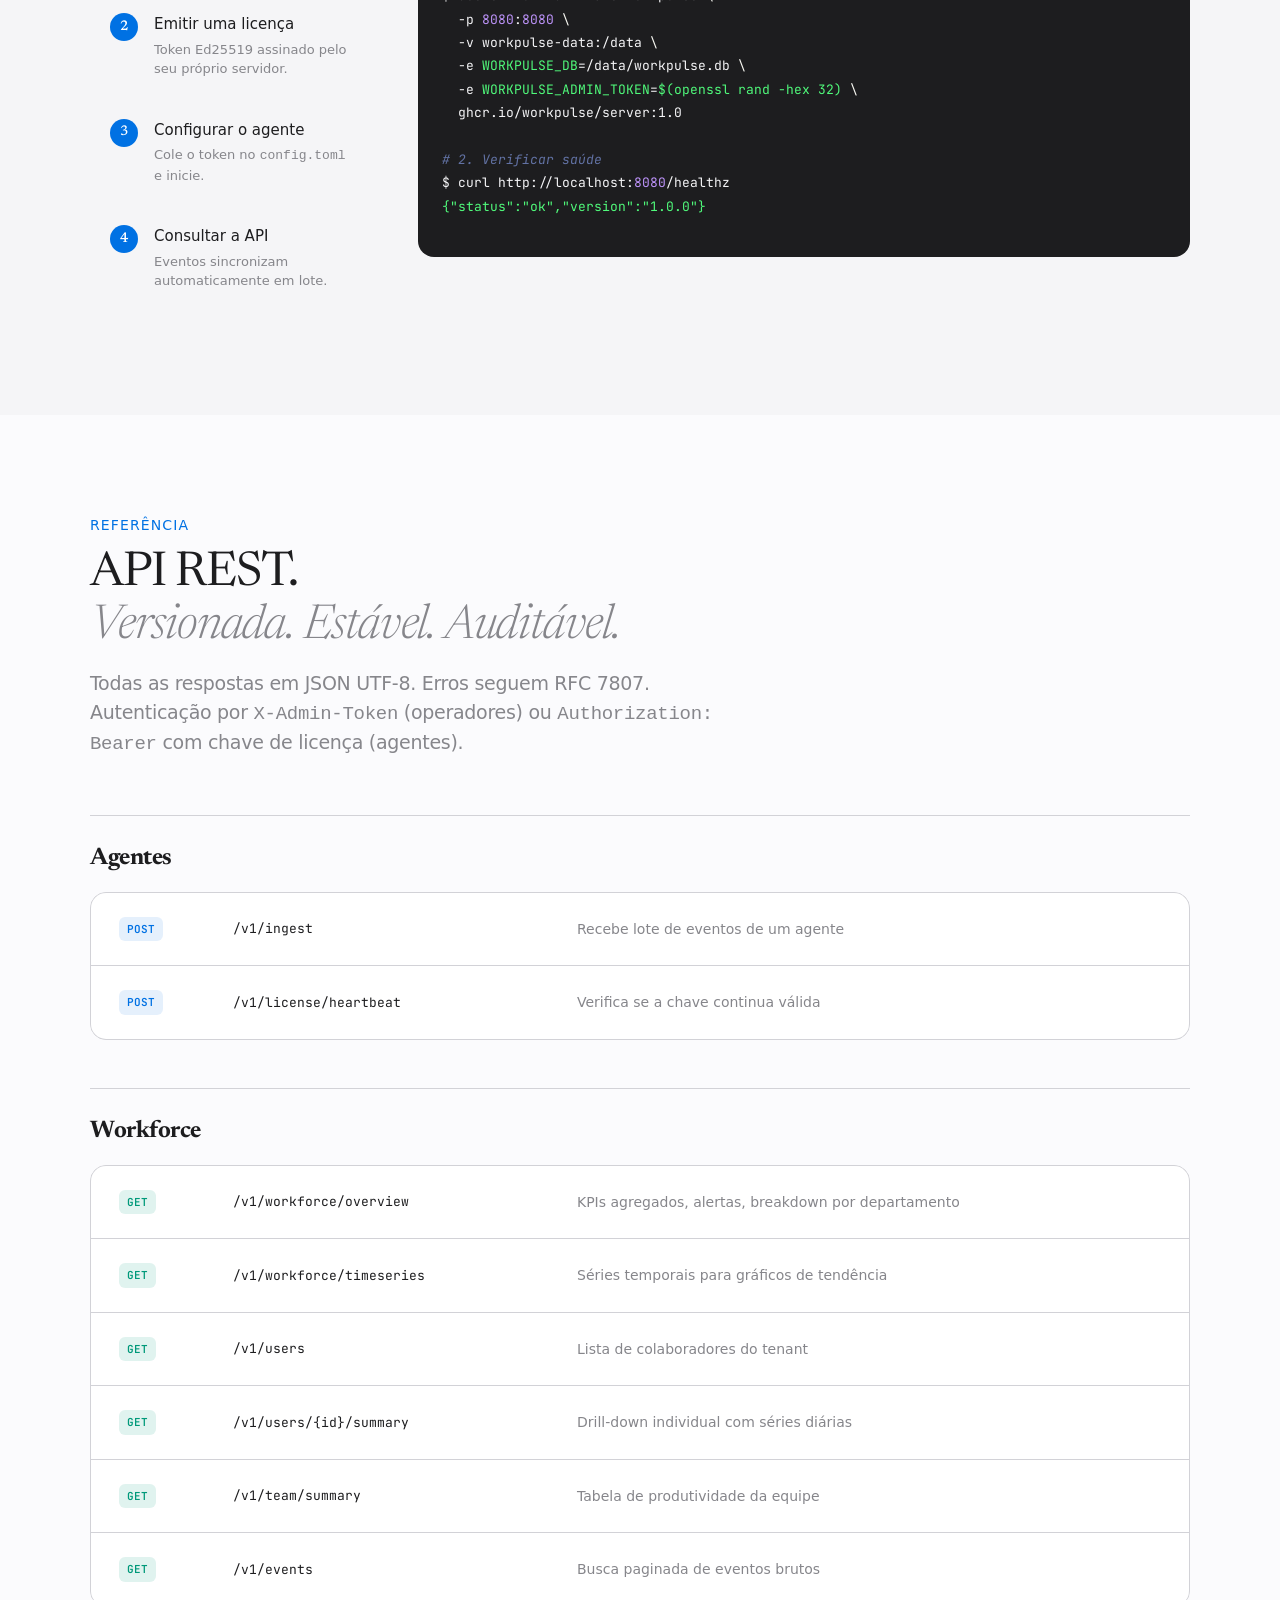
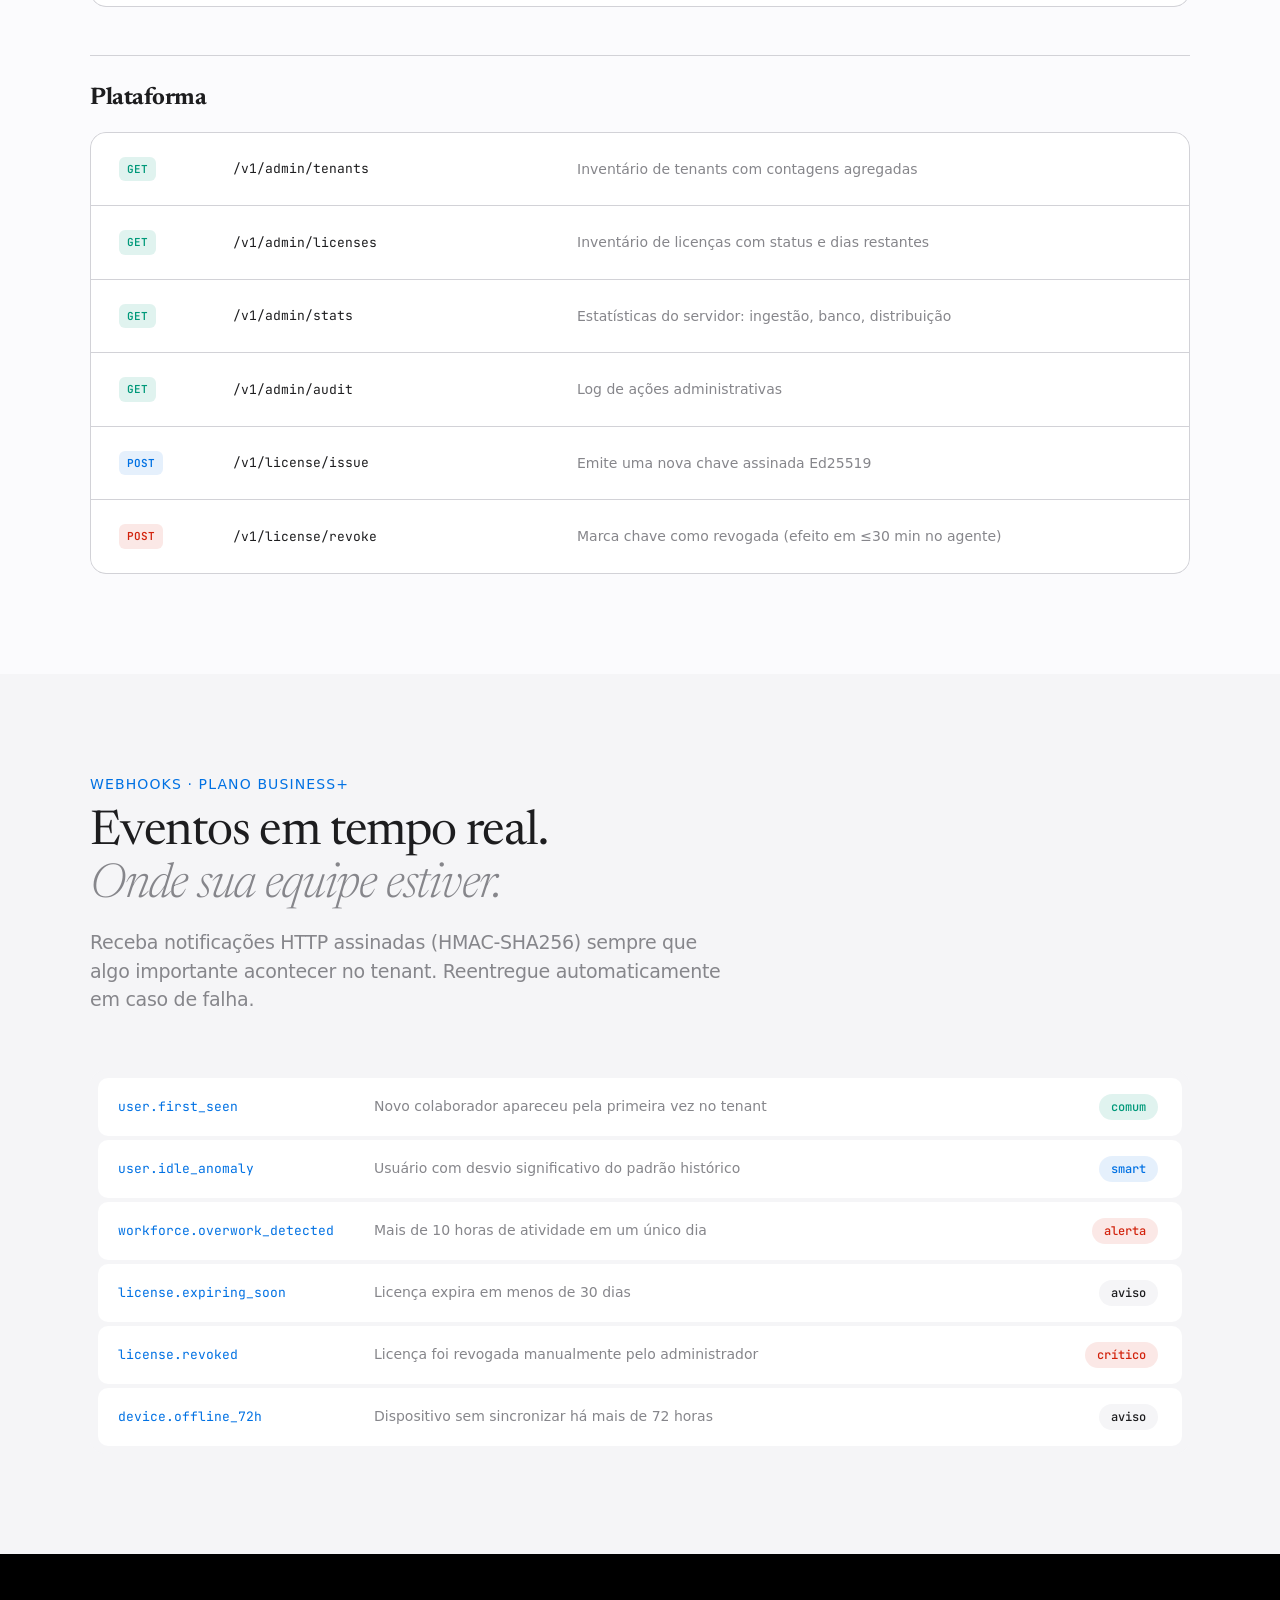
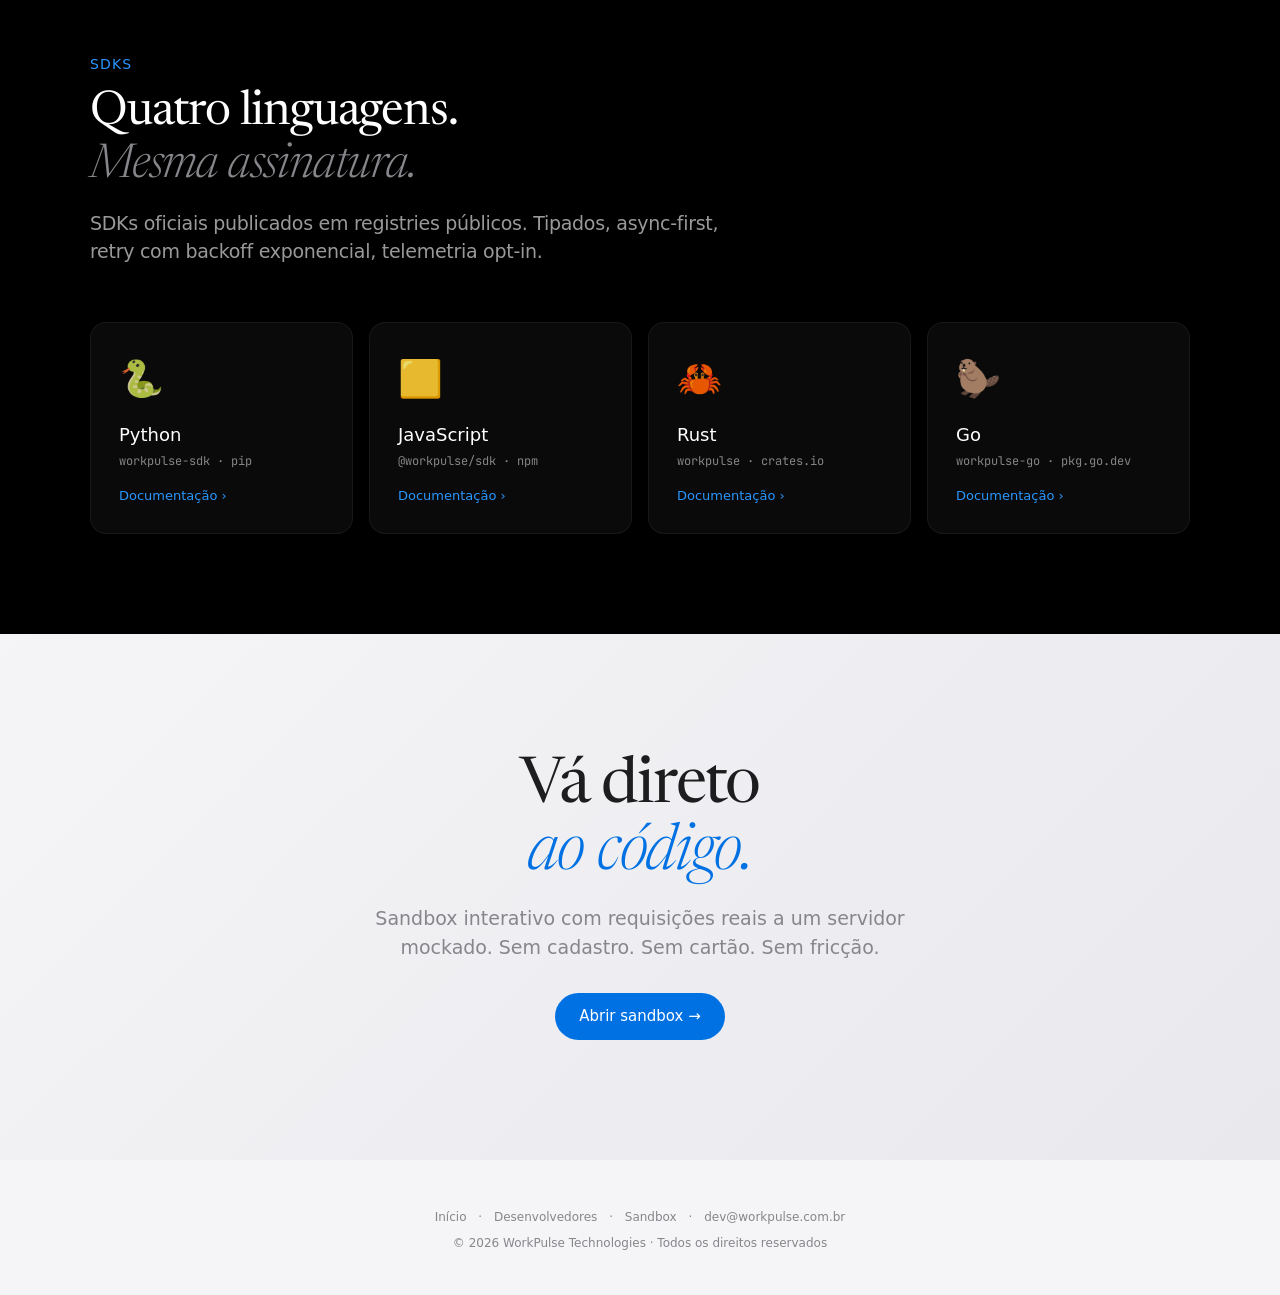
<file: site/docs/developers.html>
<!DOCTYPE html>
<html lang="pt-BR">
<head>
<meta charset="UTF-8">
<meta name="viewport" content="width=device-width, initial-scale=1">
<title>Desenvolvedores — WorkPulse</title>
<link rel="preconnect" href="https://fonts.googleapis.com">
<link rel="preconnect" href="https://fonts.gstatic.com" crossorigin>
<link href="https://fonts.googleapis.com/css2?family=Newsreader:ital,opsz,wght@0,6..72,300;0,6..72,400;1,6..72,300&family=JetBrains+Mono:wght@400;500;600&display=swap" rel="stylesheet">
<style>
  :root {
    --black: #1d1d1f; --black-true: #000;
    --gray-1: #86868b; --gray-2: #d2d2d7; --gray-3: #f5f5f7;
    --white: #fbfbfd;
    --blue: #0071e3; --blue-hover: #0077ed;
    --green: #00997a; --red: #d2230d;
    --code-bg: #1d1d1f; --code-fg: #f5f5f7;
    --display: "Newsreader", ui-serif, "New York", Georgia, serif;
    --body: -apple-system, BlinkMacSystemFont, "SF Pro Text", "Helvetica Neue", system-ui, sans-serif;
    --mono: "JetBrains Mono", ui-monospace, "SF Mono", Menlo, Consolas, monospace;
    --easing: cubic-bezier(.28,.16,.22,1);
  }
  * { box-sizing: border-box; margin: 0; padding: 0; }
  html { scroll-behavior: smooth; -webkit-font-smoothing: antialiased; }
  body {
    font-family: var(--body); color: var(--black);
    background: var(--white);
    line-height: 1.5;
  }
  a { color: var(--blue); text-decoration: none; }
  a:hover { text-decoration: underline; }

  /* Nav */
  .nav {
    position: fixed; top: 0; left: 0; right: 0; height: 48px; z-index: 100;
    background: rgba(251,251,253,0.72);
    -webkit-backdrop-filter: saturate(180%) blur(20px);
    backdrop-filter: saturate(180%) blur(20px);
    border-bottom: 1px solid rgba(0,0,0,0.04);
  }
  .nav-inner {
    max-width: 1280px; margin: 0 auto;
    display: flex; align-items: center; justify-content: space-between;
    padding: 0 24px; height: 100%; font-size: 12px;
  }
  .nav-logo { font-weight: 600; font-size: 14px; }
  .nav-logo a { color: var(--black); text-decoration: none; }
  .nav-logo .pulse { color: var(--blue); }
  .nav-logo .crumb { color: var(--gray-1); margin-left: 8px; }
  .nav-links { display: flex; gap: 28px; list-style: none; }
  .nav-links a { color: var(--black); opacity: 0.85; }
  .nav-links a:hover { opacity: 1; text-decoration: none; }
  .nav-cta {
    background: var(--blue); color: white;
    padding: 5px 14px; border-radius: 100px; font-weight: 500;
  }
  .nav-cta:hover { background: var(--blue-hover); text-decoration: none; }

  /* Hero */
  .hero {
    padding: 144px 24px 80px;
    text-align: center;
    background: var(--white);
  }
  .hero-eyebrow {
    font-size: 14px; font-weight: 500; color: var(--blue);
    text-transform: uppercase; letter-spacing: 0.08em;
    margin-bottom: 16px;
  }
  .hero h1 {
    font-family: var(--display); font-weight: 400;
    font-size: clamp(44px, 7vw, 72px);
    letter-spacing: -0.025em; line-height: 1.05;
    max-width: 800px; margin: 0 auto 24px;
  }
  .hero h1 em { font-style: italic; font-weight: 300; color: var(--gray-1); }
  .hero p {
    font-size: 21px; color: var(--gray-1); max-width: 640px;
    margin: 0 auto 40px; letter-spacing: -0.015em;
  }
  .hero-actions { display: flex; gap: 12px; justify-content: center; flex-wrap: wrap; }
  .btn-primary, .btn-secondary, .btn-tertiary {
    padding: 12px 24px; border-radius: 100px; font-size: 15px; font-weight: 500;
    cursor: pointer; transition: all 200ms var(--easing); border: 0;
    display: inline-flex; align-items: center; gap: 6px;
  }
  .btn-primary { background: var(--blue); color: white; }
  .btn-primary:hover { background: var(--blue-hover); text-decoration: none; }
  .btn-secondary { background: var(--gray-3); color: var(--black); }
  .btn-secondary:hover { background: var(--gray-2); text-decoration: none; }
  .btn-tertiary { background: transparent; color: var(--blue); padding: 12px 0; }
  .btn-tertiary:hover { color: var(--blue-hover); text-decoration: none; }
  .btn-tertiary::after { content: "›"; transition: transform 200ms; display: inline-block; margin-left: 4px; }
  .btn-tertiary:hover::after { transform: translateX(4px); }

  /* Inline pill */
  .pill { display: inline-block; padding: 4px 12px; border-radius: 100px;
    background: var(--gray-3); color: var(--black);
    font-family: var(--mono); font-size: 12px; font-weight: 500;
    margin-right: 4px;
  }
  .pill-blue { background: rgba(0,113,227,0.1); color: var(--blue); }
  .pill-green { background: rgba(0,153,122,0.12); color: var(--green); }
  .pill-red { background: rgba(210,35,13,0.1); color: var(--red); }

  /* Hero visual: live editor */
  .hero-visual {
    max-width: 1100px; margin: 80px auto 0;
    background: var(--code-bg);
    border-radius: 18px;
    box-shadow: 0 30px 80px rgba(0,0,0,0.18), 0 0 0 1px rgba(0,0,0,0.05);
    overflow: hidden;
    text-align: left;
  }
  .visual-bar {
    background: #2d2d2f; padding: 12px 16px;
    display: flex; align-items: center; gap: 12px;
    border-bottom: 1px solid rgba(255,255,255,0.06);
  }
  .visual-bar .dots { display: flex; gap: 6px; }
  .visual-bar .dots span { width: 12px; height: 12px; border-radius: 50%; background: #4d4d4f; }
  .visual-bar .url {
    flex: 1; text-align: center;
    color: #86868b; font-family: var(--mono); font-size: 12px;
  }
  .visual-split { display: grid; grid-template-columns: 1fr 1fr; min-height: 360px; }
  .visual-pane { padding: 20px 24px; font-family: var(--mono); font-size: 13px; line-height: 1.7; }
  .visual-pane.left { border-right: 1px solid rgba(255,255,255,0.06); color: var(--code-fg); }
  .visual-pane.right { background: #16161a; color: var(--code-fg); }
  .visual-pane h5 {
    font-family: var(--body); font-size: 11px; color: #86868b;
    text-transform: uppercase; letter-spacing: 0.1em; font-weight: 500;
    margin-bottom: 16px;
  }
  .key { color: #ff79c6; }
  .str { color: #50fa7b; }
  .num { color: #bd93f9; }
  .com { color: #6272a4; font-style: italic; }
  .pun { color: #f8f8f2; }
  .fld { color: #8be9fd; }

  /* Sections */
  section { padding: 100px 24px; }
  .container { max-width: 1100px; margin: 0 auto; }
  .container-narrow { max-width: 800px; margin: 0 auto; }

  .section-eyebrow {
    font-size: 14px; font-weight: 500; color: var(--blue);
    text-transform: uppercase; letter-spacing: 0.08em;
    margin-bottom: 12px;
  }
  .section-title {
    font-family: var(--display); font-weight: 400;
    font-size: clamp(32px, 5vw, 48px);
    letter-spacing: -0.025em; line-height: 1.1;
    margin-bottom: 16px;
  }
  .section-title em { font-style: italic; font-weight: 300; color: var(--gray-1); }
  .section-sub {
    font-size: 19px; color: var(--gray-1); max-width: 640px;
    line-height: 1.5; letter-spacing: -0.015em;
    margin-bottom: 56px;
  }

  /* Quickstart */
  .quickstart { background: var(--gray-3); }
  .qs-grid {
    display: grid; grid-template-columns: 280px 1fr;
    gap: 48px; align-items: start;
  }
  .qs-steps { list-style: none; }
  .qs-step {
    padding: 16px 20px; margin-bottom: 8px;
    border-radius: 12px; cursor: pointer;
    transition: background 200ms var(--easing);
    display: flex; gap: 16px; align-items: start;
  }
  .qs-step:hover { background: rgba(0,0,0,0.04); }
  .qs-step.active { background: white; box-shadow: 0 2px 12px rgba(0,0,0,0.06); }
  .qs-step-num {
    flex: 0 0 28px; height: 28px; border-radius: 50%;
    background: var(--blue); color: white;
    font-family: var(--display); font-size: 14px;
    display: flex; align-items: center; justify-content: center;
    font-weight: 500;
  }
  .qs-step-content h4 { font-size: 15px; margin-bottom: 4px; font-weight: 500; }
  .qs-step-content p { font-size: 13px; color: var(--gray-1); line-height: 1.5; }

  .qs-code {
    background: var(--code-bg); border-radius: 16px; overflow: hidden;
  }
  .qs-tabs {
    display: flex; gap: 4px; padding: 12px 12px 0; background: #2d2d2f;
    border-bottom: 1px solid rgba(255,255,255,0.06);
  }
  .qs-tab {
    padding: 8px 16px; font-family: var(--mono); font-size: 12px;
    color: #86868b; background: transparent; border: 0;
    border-radius: 8px 8px 0 0; cursor: pointer;
  }
  .qs-tab.active { color: white; background: var(--code-bg); }
  .qs-tab:hover { color: white; }
  .qs-pane { padding: 24px; font-family: var(--mono); font-size: 13px; color: var(--code-fg); line-height: 1.8; min-height: 320px; }
  .qs-pane.hidden { display: none; }

  /* API ref */
  .api-list { display: grid; gap: 1px; background: var(--gray-2); border-radius: 16px; overflow: hidden; border: 1px solid var(--gray-2); }
  .api-row {
    background: white; padding: 24px 28px;
    display: grid; grid-template-columns: 90px 320px 1fr; gap: 24px;
    align-items: center;
  }
  .api-row:hover { background: var(--gray-3); }
  .api-method {
    font-family: var(--mono); font-size: 11px; font-weight: 600;
    padding: 4px 8px; border-radius: 6px; text-align: center;
    width: fit-content;
    text-transform: uppercase;
  }
  .api-method.get { background: rgba(0,153,122,0.12); color: var(--green); }
  .api-method.post { background: rgba(0,113,227,0.1); color: var(--blue); }
  .api-method.del { background: rgba(210,35,13,0.1); color: var(--red); }
  .api-path { font-family: var(--mono); font-size: 13px; }
  .api-desc { color: var(--gray-1); font-size: 14px; }
  .api-section-title {
    font-family: var(--display); font-size: 24px; letter-spacing: -0.02em;
    margin: 48px 0 16px; padding-top: 24px;
    border-top: 1px solid var(--gray-2);
  }
  .api-section-title:first-child { border-top: 0; padding-top: 0; margin-top: 0; }

  /* SDKs */
  .sdks { background: var(--black-true); color: white; }
  .sdks .section-title { color: white; }
  .sdks .section-eyebrow { color: #2997ff; }
  .sdks .section-sub { color: rgba(255,255,255,0.6); }
  .sdk-grid {
    display: grid; grid-template-columns: repeat(4, 1fr); gap: 16px;
  }
  .sdk-card {
    background: rgba(255,255,255,0.04);
    border: 1px solid rgba(255,255,255,0.06);
    border-radius: 16px; padding: 28px;
    transition: all 300ms var(--easing); cursor: pointer;
  }
  .sdk-card:hover {
    background: rgba(255,255,255,0.06);
    transform: translateY(-2px);
  }
  .sdk-icon { font-family: var(--mono); font-size: 36px; margin-bottom: 16px; opacity: 0.9; }
  .sdk-name { font-size: 18px; font-weight: 500; margin-bottom: 4px; }
  .sdk-meta { font-family: var(--mono); font-size: 12px; color: rgba(255,255,255,0.5); }
  .sdk-card a { color: #2997ff; font-size: 13px; margin-top: 16px; display: block; }

  /* Sandbox CTA */
  .sandbox-cta {
    background: linear-gradient(135deg, #f5f5f7 0%, #e8e8ed 100%);
    text-align: center; padding: 120px 24px;
  }
  .sandbox-cta h2 {
    font-family: var(--display); font-weight: 400;
    font-size: clamp(40px, 6vw, 64px);
    letter-spacing: -0.025em; line-height: 1.05;
    margin-bottom: 16px;
  }
  .sandbox-cta h2 em { font-style: italic; color: var(--blue); font-weight: 300; }
  .sandbox-cta p { font-size: 19px; color: var(--gray-1); max-width: 540px; margin: 0 auto 32px; }

  /* Webhook events */
  .events-list { background: var(--gray-3); border-radius: 16px; padding: 8px; }
  .event-item {
    background: white; padding: 16px 20px;
    border-radius: 10px; margin-bottom: 4px;
    display: flex; gap: 16px; align-items: center;
  }
  .event-item:last-child { margin-bottom: 0; }
  .event-name { font-family: var(--mono); font-size: 13px; color: var(--blue); flex: 0 0 240px; }
  .event-desc { font-size: 14px; color: var(--gray-1); flex: 1; }

  footer {
    background: var(--gray-3); padding: 48px 24px;
    text-align: center; font-size: 12px; color: var(--gray-1);
  }
  footer a { color: var(--gray-1); margin: 0 8px; }
  footer a:hover { color: var(--black); }

  @media (max-width: 768px) {
    .nav-links { display: none; }
    .visual-split { grid-template-columns: 1fr; }
    .visual-pane.left { border-right: 0; border-bottom: 1px solid rgba(255,255,255,0.06); }
    .qs-grid { grid-template-columns: 1fr; }
    .sdk-grid { grid-template-columns: 1fr 1fr; }
    .api-row { grid-template-columns: 1fr; gap: 8px; }
    section { padding: 64px 24px; }
  }

  /* Reveal */
  .reveal { opacity: 0; transform: translateY(24px); transition: opacity 700ms var(--easing), transform 700ms var(--easing); }
  .reveal.visible { opacity: 1; transform: translateY(0); }
</style>
</head>
<body>

<nav class="nav">
  <div class="nav-inner">
    <div class="nav-logo">
      <a href="../index.html">Work<span class="pulse">Pulse</span>.</a>
      <span class="crumb">/ Desenvolvedores</span>
    </div>
    <ul class="nav-links">
      <li><a href="#quickstart">Quickstart</a></li>
      <li><a href="#api">API</a></li>
      <li><a href="#webhooks">Webhooks</a></li>
      <li><a href="#sdks">SDKs</a></li>
      <li><a href="sandbox.html">Sandbox</a></li>
    </ul>
    <a href="sandbox.html" class="nav-cta">Abrir sandbox</a>
  </div>
</nav>

<!-- HERO -->
<section class="hero">
  <div class="hero-eyebrow reveal">Plataforma · API · SDKs</div>
  <h1 class="reveal">Construa em cima do<br><em>tempo da sua equipe.</em></h1>
  <p class="reveal">REST autenticada por token assinado, eventos em lote, webhooks, e SDKs em quatro linguagens. Tudo documentado, sem letra miúda.</p>
  <div class="hero-actions reveal">
    <a href="sandbox.html" class="btn-primary">Abrir sandbox interativo</a>
    <a href="#quickstart" class="btn-secondary">Quickstart em 4 passos</a>
    <a href="#api" class="btn-tertiary">Referência da API</a>
  </div>

  <div class="hero-visual reveal">
    <div class="visual-bar">
      <div class="dots"><span></span><span></span><span></span></div>
      <div class="url">https://api.workpulse.com.br/v1/team/summary</div>
    </div>
    <div class="visual-split">
      <div class="visual-pane left">
        <h5>REQUISIÇÃO · cURL</h5>
<span class="com">## Resumo da equipe nos últimos 7 dias</span><br>
$ curl https://api.workpulse.com.br/v1/team/summary <span class="pun">\</span><br>
&nbsp;&nbsp;<span class="key">-H</span> <span class="str">'X-Admin-Token: $WP_TOKEN'</span> <span class="pun">\</span><br>
&nbsp;&nbsp;<span class="key">-G</span> <span class="key">--data-urlencode</span> <span class="str">'tenant=acme'</span> <span class="pun">\</span><br>
&nbsp;&nbsp;<span class="key">--data-urlencode</span> <span class="str">'days=7'</span><br>
<br>
<span class="com">## Resposta em ~80 ms</span>
      </div>
      <div class="visual-pane right">
        <h5>RESPOSTA · JSON</h5>
<span class="pun">{</span><br>
&nbsp;&nbsp;<span class="fld">"tenant"</span><span class="pun">:</span> <span class="str">"acme"</span><span class="pun">,</span><br>
&nbsp;&nbsp;<span class="fld">"period_days"</span><span class="pun">:</span> <span class="num">7</span><span class="pun">,</span><br>
&nbsp;&nbsp;<span class="fld">"users"</span><span class="pun">:</span> <span class="pun">[</span><br>
&nbsp;&nbsp;&nbsp;&nbsp;<span class="pun">{</span> <span class="fld">"user_id"</span><span class="pun">:</span> <span class="str">"joao@acme.com"</span><span class="pun">,</span><br>
&nbsp;&nbsp;&nbsp;&nbsp;&nbsp;&nbsp;<span class="fld">"active"</span><span class="pun">:</span> <span class="num">119240</span><span class="pun">,</span><br>
&nbsp;&nbsp;&nbsp;&nbsp;&nbsp;&nbsp;<span class="fld">"afk"</span><span class="pun">:</span> <span class="num">27860</span> <span class="pun">},</span><br>
&nbsp;&nbsp;&nbsp;&nbsp;<span class="com">// ... mais 61 colaboradores</span><br>
&nbsp;&nbsp;<span class="pun">],</span><br>
&nbsp;&nbsp;<span class="fld">"top_apps"</span><span class="pun">:</span> <span class="pun">[</span><br>
&nbsp;&nbsp;&nbsp;&nbsp;<span class="pun">{</span> <span class="fld">"app"</span><span class="pun">:</span> <span class="str">"VS Code"</span><span class="pun">,</span> <span class="fld">"seconds"</span><span class="pun">:</span> <span class="num">412800</span> <span class="pun">},</span><br>
&nbsp;&nbsp;&nbsp;&nbsp;<span class="pun">{</span> <span class="fld">"app"</span><span class="pun">:</span> <span class="str">"Slack"</span><span class="pun">,</span> <span class="fld">"seconds"</span><span class="pun">:</span> <span class="num">189000</span> <span class="pun">}</span><br>
&nbsp;&nbsp;<span class="pun">]</span><br>
<span class="pun">}</span>
      </div>
    </div>
  </div>
</section>

<!-- QUICKSTART -->
<section id="quickstart" class="quickstart">
  <div class="container">
    <div class="section-eyebrow reveal">Quickstart</div>
    <h2 class="section-title reveal">Quatro passos.<br><em>Cinco minutos.</em></h2>
    <p class="section-sub reveal">Do zero ao primeiro evento ingerido em menos tempo do que leva para fazer um café.</p>

    <div class="qs-grid reveal">
      <ol class="qs-steps">
        <li class="qs-step active" data-step="0">
          <div class="qs-step-num">1</div>
          <div class="qs-step-content">
            <h4>Subir o servidor</h4>
            <p>Docker em uma linha ou Python local — você escolhe.</p>
          </div>
        </li>
        <li class="qs-step" data-step="1">
          <div class="qs-step-num">2</div>
          <div class="qs-step-content">
            <h4>Emitir uma licença</h4>
            <p>Token Ed25519 assinado pelo seu próprio servidor.</p>
          </div>
        </li>
        <li class="qs-step" data-step="2">
          <div class="qs-step-num">3</div>
          <div class="qs-step-content">
            <h4>Configurar o agente</h4>
            <p>Cole o token no <code>config.toml</code> e inicie.</p>
          </div>
        </li>
        <li class="qs-step" data-step="3">
          <div class="qs-step-num">4</div>
          <div class="qs-step-content">
            <h4>Consultar a API</h4>
            <p>Eventos sincronizam automaticamente em lote.</p>
          </div>
        </li>
      </ol>

      <div class="qs-code">
        <div class="qs-tabs">
          <button class="qs-tab active" data-pane="docker">Docker</button>
          <button class="qs-tab" data-pane="python">Python</button>
          <button class="qs-tab" data-pane="onpremise">On-premise</button>
        </div>
        <div class="qs-pane" data-step="0" data-pane-name="docker">
<span class="com"># 1. Servidor com persistência em volume Docker</span><br>
$ docker run -d --name workpulse <span class="pun">\</span><br>
&nbsp;&nbsp;-p <span class="num">8080</span>:<span class="num">8080</span> <span class="pun">\</span><br>
&nbsp;&nbsp;-v workpulse-data:/data <span class="pun">\</span><br>
&nbsp;&nbsp;-e <span class="str">WORKPULSE_DB</span>=/data/workpulse.db <span class="pun">\</span><br>
&nbsp;&nbsp;-e <span class="str">WORKPULSE_ADMIN_TOKEN</span>=<span class="str">$(openssl rand -hex 32)</span> <span class="pun">\</span><br>
&nbsp;&nbsp;ghcr.io/workpulse/server:1.0<br>
<br>
<span class="com"># 2. Verificar saúde</span><br>
$ curl http://localhost:<span class="num">8080</span>/healthz<br>
<span class="str">{"status":"ok","version":"1.0.0"}</span>
        </div>
        <div class="qs-pane hidden" data-step="0" data-pane-name="python">
<span class="com"># Python 3.11+ direto, sem Docker</span><br>
$ git clone https://github.com/workpulse/workpulse<br>
$ cd workpulse/server<br>
$ python<span class="num">3.11</span> -m venv .venv <span class="pun">&&</span> source .venv/bin/activate<br>
$ pip install -r requirements.txt<br>
$ <span class="key">export</span> WORKPULSE_ADMIN_TOKEN=<span class="str">$(openssl rand -hex 32)</span><br>
$ python -m main          <span class="com"># lê WORKPULSE_LISTEN</span>
        </div>
        <div class="qs-pane hidden" data-step="0" data-pane-name="onpremise">
<span class="com"># Imagem on-premise air-gapped</span><br>
$ docker load &lt; workpulse-server-1.0.tar<br>
$ docker run -d --name workpulse <span class="pun">\</span><br>
&nbsp;&nbsp;--network workpulse-vlan <span class="pun">\</span><br>
&nbsp;&nbsp;-v /etc/workpulse/keys:/keys:ro <span class="pun">\</span><br>
&nbsp;&nbsp;-e <span class="str">WORKPULSE_LICENSE_PRIVKEY</span>=/keys/license.key <span class="pun">\</span><br>
&nbsp;&nbsp;workpulse/server:1.0
        </div>
      </div>
    </div>
  </div>
</section>

<!-- API REFERENCE -->
<section id="api">
  <div class="container">
    <div class="section-eyebrow reveal">Referência</div>
    <h2 class="section-title reveal">API REST.<br><em>Versionada. Estável. Auditável.</em></h2>
    <p class="section-sub reveal">Todas as respostas em JSON UTF-8. Erros seguem RFC 7807. Autenticação por <code>X-Admin-Token</code> (operadores) ou <code>Authorization: Bearer</code> com chave de licença (agentes).</p>

    <h3 class="api-section-title reveal">Agentes</h3>
    <div class="api-list reveal">
      <div class="api-row">
        <span class="api-method post">POST</span>
        <span class="api-path">/v1/ingest</span>
        <span class="api-desc">Recebe lote de eventos de um agente</span>
      </div>
      <div class="api-row">
        <span class="api-method post">POST</span>
        <span class="api-path">/v1/license/heartbeat</span>
        <span class="api-desc">Verifica se a chave continua válida</span>
      </div>
    </div>

    <h3 class="api-section-title reveal">Workforce</h3>
    <div class="api-list reveal">
      <div class="api-row">
        <span class="api-method get">GET</span>
        <span class="api-path">/v1/workforce/overview</span>
        <span class="api-desc">KPIs agregados, alertas, breakdown por departamento</span>
      </div>
      <div class="api-row">
        <span class="api-method get">GET</span>
        <span class="api-path">/v1/workforce/timeseries</span>
        <span class="api-desc">Séries temporais para gráficos de tendência</span>
      </div>
      <div class="api-row">
        <span class="api-method get">GET</span>
        <span class="api-path">/v1/users</span>
        <span class="api-desc">Lista de colaboradores do tenant</span>
      </div>
      <div class="api-row">
        <span class="api-method get">GET</span>
        <span class="api-path">/v1/users/{id}/summary</span>
        <span class="api-desc">Drill-down individual com séries diárias</span>
      </div>
      <div class="api-row">
        <span class="api-method get">GET</span>
        <span class="api-path">/v1/team/summary</span>
        <span class="api-desc">Tabela de produtividade da equipe</span>
      </div>
      <div class="api-row">
        <span class="api-method get">GET</span>
        <span class="api-path">/v1/events</span>
        <span class="api-desc">Busca paginada de eventos brutos</span>
      </div>
    </div>

    <h3 class="api-section-title reveal">Plataforma</h3>
    <div class="api-list reveal">
      <div class="api-row">
        <span class="api-method get">GET</span>
        <span class="api-path">/v1/admin/tenants</span>
        <span class="api-desc">Inventário de tenants com contagens agregadas</span>
      </div>
      <div class="api-row">
        <span class="api-method get">GET</span>
        <span class="api-path">/v1/admin/licenses</span>
        <span class="api-desc">Inventário de licenças com status e dias restantes</span>
      </div>
      <div class="api-row">
        <span class="api-method get">GET</span>
        <span class="api-path">/v1/admin/stats</span>
        <span class="api-desc">Estatísticas do servidor: ingestão, banco, distribuição</span>
      </div>
      <div class="api-row">
        <span class="api-method get">GET</span>
        <span class="api-path">/v1/admin/audit</span>
        <span class="api-desc">Log de ações administrativas</span>
      </div>
      <div class="api-row">
        <span class="api-method post">POST</span>
        <span class="api-path">/v1/license/issue</span>
        <span class="api-desc">Emite uma nova chave assinada Ed25519</span>
      </div>
      <div class="api-row">
        <span class="api-method del">POST</span>
        <span class="api-path">/v1/license/revoke</span>
        <span class="api-desc">Marca chave como revogada (efeito em ≤30 min no agente)</span>
      </div>
    </div>
  </div>
</section>

<!-- WEBHOOKS -->
<section id="webhooks" class="quickstart">
  <div class="container">
    <div class="section-eyebrow reveal">Webhooks · Plano Business+</div>
    <h2 class="section-title reveal">Eventos em tempo real.<br><em>Onde sua equipe estiver.</em></h2>
    <p class="section-sub reveal">Receba notificações HTTP assinadas (HMAC-SHA256) sempre que algo importante acontecer no tenant. Reentregue automaticamente em caso de falha.</p>

    <div class="events-list reveal">
      <div class="event-item">
        <code class="event-name">user.first_seen</code>
        <span class="event-desc">Novo colaborador apareceu pela primeira vez no tenant</span>
        <span class="pill pill-green">comum</span>
      </div>
      <div class="event-item">
        <code class="event-name">user.idle_anomaly</code>
        <span class="event-desc">Usuário com desvio significativo do padrão histórico</span>
        <span class="pill pill-blue">smart</span>
      </div>
      <div class="event-item">
        <code class="event-name">workforce.overwork_detected</code>
        <span class="event-desc">Mais de 10 horas de atividade em um único dia</span>
        <span class="pill pill-red">alerta</span>
      </div>
      <div class="event-item">
        <code class="event-name">license.expiring_soon</code>
        <span class="event-desc">Licença expira em menos de 30 dias</span>
        <span class="pill">aviso</span>
      </div>
      <div class="event-item">
        <code class="event-name">license.revoked</code>
        <span class="event-desc">Licença foi revogada manualmente pelo administrador</span>
        <span class="pill pill-red">crítico</span>
      </div>
      <div class="event-item">
        <code class="event-name">device.offline_72h</code>
        <span class="event-desc">Dispositivo sem sincronizar há mais de 72 horas</span>
        <span class="pill">aviso</span>
      </div>
    </div>
  </div>
</section>

<!-- SDKs -->
<section id="sdks" class="sdks">
  <div class="container">
    <div class="section-eyebrow reveal">SDKs</div>
    <h2 class="section-title reveal">Quatro linguagens.<br><em>Mesma assinatura.</em></h2>
    <p class="section-sub reveal">SDKs oficiais publicados em registries públicos. Tipados, async-first, retry com backoff exponencial, telemetria opt-in.</p>

    <div class="sdk-grid reveal">
      <div class="sdk-card">
        <div class="sdk-icon">🐍</div>
        <div class="sdk-name">Python</div>
        <div class="sdk-meta">workpulse-sdk · pip</div>
        <a href="#">Documentação ›</a>
      </div>
      <div class="sdk-card">
        <div class="sdk-icon">🟨</div>
        <div class="sdk-name">JavaScript</div>
        <div class="sdk-meta">@workpulse/sdk · npm</div>
        <a href="#">Documentação ›</a>
      </div>
      <div class="sdk-card">
        <div class="sdk-icon">🦀</div>
        <div class="sdk-name">Rust</div>
        <div class="sdk-meta">workpulse · crates.io</div>
        <a href="#">Documentação ›</a>
      </div>
      <div class="sdk-card">
        <div class="sdk-icon">🦫</div>
        <div class="sdk-name">Go</div>
        <div class="sdk-meta">workpulse-go · pkg.go.dev</div>
        <a href="#">Documentação ›</a>
      </div>
    </div>
  </div>
</section>

<!-- SANDBOX CTA -->
<section class="sandbox-cta">
  <h2>Vá direto<br><em>ao código.</em></h2>
  <p>Sandbox interativo com requisições reais a um servidor mockado. Sem cadastro. Sem cartão. Sem fricção.</p>
  <a href="sandbox.html" class="btn-primary">Abrir sandbox →</a>
</section>

<footer>
  <div>
    <a href="../index.html">Início</a> · 
    <a href="developers.html">Desenvolvedores</a> · 
    <a href="sandbox.html">Sandbox</a> · 
    <a href="mailto:dev@workpulse.com.br">dev@workpulse.com.br</a>
  </div>
  <div style="margin-top:8px">© 2026 WorkPulse Technologies · Todos os direitos reservados</div>
</footer>

<script>
  // Reveal
  const obs = new IntersectionObserver((entries) => {
    entries.forEach(e => { if (e.isIntersecting) { e.target.classList.add('visible'); obs.unobserve(e.target); } });
  }, { threshold: 0.05, rootMargin: '0px 0px -60px 0px' });
  document.querySelectorAll('.reveal').forEach(el => obs.observe(el));
  document.querySelectorAll('.hero .reveal').forEach((el, i) => {
    el.style.transitionDelay = (i * 100) + 'ms';
    setTimeout(() => el.classList.add('visible'), 50);
  });

  // Quickstart code tabs
  document.querySelectorAll('.qs-tab').forEach(tab => {
    tab.addEventListener('click', () => {
      document.querySelectorAll('.qs-tab').forEach(t => t.classList.remove('active'));
      tab.classList.add('active');
      document.querySelectorAll('.qs-pane').forEach(p => p.classList.add('hidden'));
      document.querySelector(`[data-pane-name="${tab.dataset.pane}"]`).classList.remove('hidden');
    });
  });
</script>

</body>
</html>
</file>
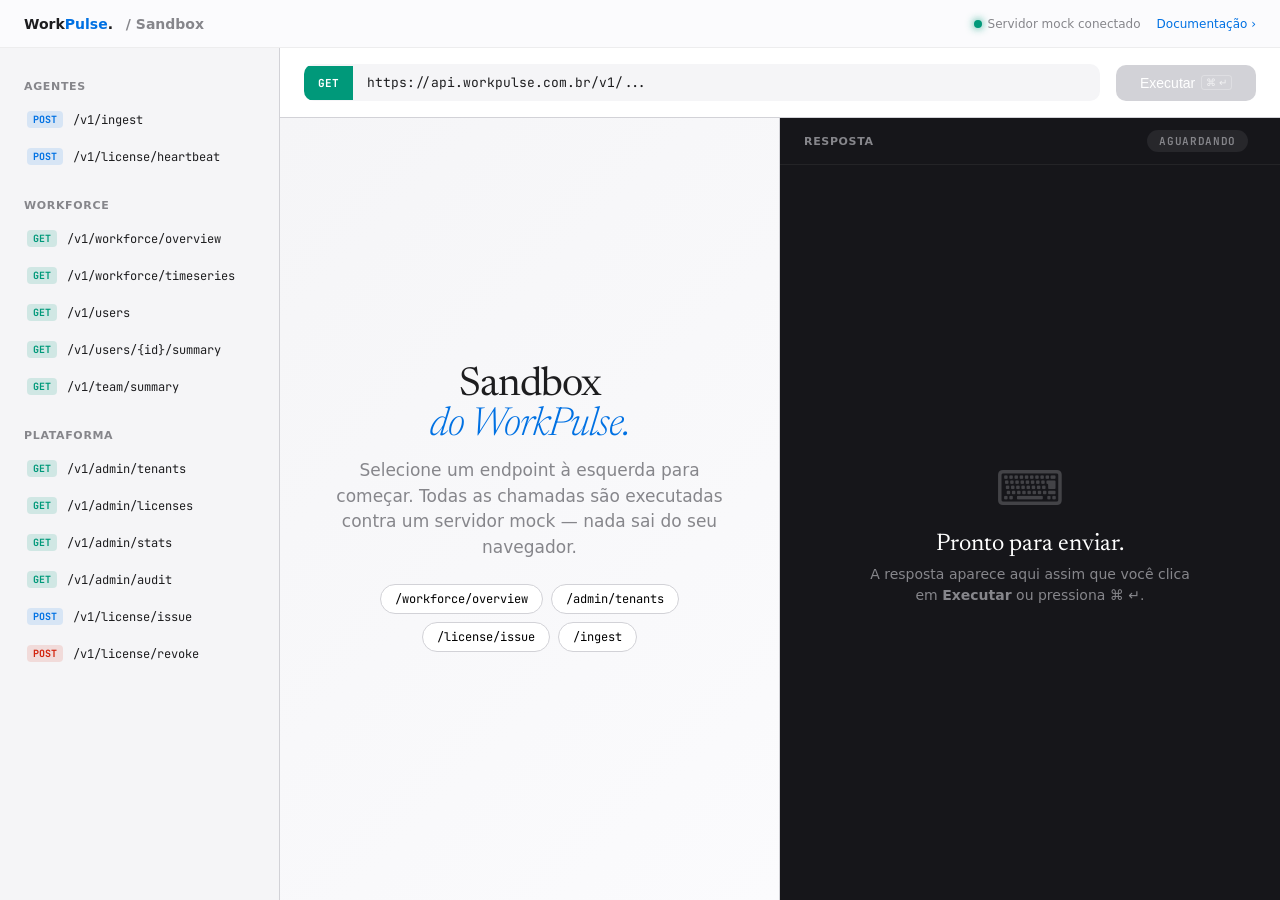
<file: site/docs/sandbox.html>
<!DOCTYPE html>
<html lang="pt-BR">
<head>
<meta charset="UTF-8">
<meta name="viewport" content="width=device-width, initial-scale=1">
<title>Sandbox — WorkPulse Developers</title>
<link rel="preconnect" href="https://fonts.googleapis.com">
<link rel="preconnect" href="https://fonts.gstatic.com" crossorigin>
<link href="https://fonts.googleapis.com/css2?family=Newsreader:ital,opsz,wght@0,6..72,300;0,6..72,400;1,6..72,300&family=JetBrains+Mono:wght@400;500;600;700&display=swap" rel="stylesheet">
<style>
  :root {
    --black: #1d1d1f; --black-true: #000;
    --gray-1: #86868b; --gray-2: #d2d2d7; --gray-3: #f5f5f7;
    --white: #fbfbfd;
    --blue: #0071e3; --blue-hover: #0077ed;
    --green: #00997a; --red: #d2230d; --orange: #ff9500;
    --code-bg: #1d1d1f; --code-fg: #f5f5f7;
    --display: "Newsreader", ui-serif, Georgia, serif;
    --body: -apple-system, BlinkMacSystemFont, "SF Pro Text", system-ui, sans-serif;
    --mono: "JetBrains Mono", ui-monospace, "SF Mono", Menlo, Consolas, monospace;
    --easing: cubic-bezier(.28,.16,.22,1);
  }
  * { box-sizing: border-box; margin: 0; padding: 0; }
  html, body { height: 100%; }
  body {
    font-family: var(--body); color: var(--black);
    background: var(--white); -webkit-font-smoothing: antialiased;
    overflow: hidden;
    display: flex; flex-direction: column;
  }
  a { color: var(--blue); text-decoration: none; }
  a:hover { text-decoration: underline; }

  /* Nav */
  .nav {
    height: 48px; flex: 0 0 auto;
    background: rgba(251,251,253,0.85);
    -webkit-backdrop-filter: saturate(180%) blur(20px);
    backdrop-filter: saturate(180%) blur(20px);
    border-bottom: 1px solid rgba(0,0,0,0.06);
    display: flex; align-items: center; justify-content: space-between;
    padding: 0 24px; font-size: 12px;
  }
  .nav-logo { font-weight: 600; font-size: 14px; }
  .nav-logo a { color: var(--black); }
  .nav-logo .pulse { color: var(--blue); }
  .nav-logo .crumb { color: var(--gray-1); margin-left: 8px; }
  .nav-meta { display: flex; gap: 16px; align-items: center; color: var(--gray-1); }
  .nav-meta .led {
    width: 8px; height: 8px; border-radius: 50%;
    background: var(--green); box-shadow: 0 0 8px var(--green);
    display: inline-block; margin-right: 6px;
    animation: pulse 2s infinite;
  }
  @keyframes pulse {
    0%, 100% { opacity: 1; }
    50% { opacity: 0.4; }
  }

  /* Layout: sidebar + main */
  .app {
    flex: 1; display: grid; grid-template-columns: 280px 1fr;
    overflow: hidden;
  }

  /* Sidebar */
  .sidebar {
    background: var(--gray-3);
    border-right: 1px solid var(--gray-2);
    overflow-y: auto;
    padding: 24px 0;
  }
  .sidebar-section {
    padding: 8px 24px;
    font-size: 11px; font-weight: 600;
    color: var(--gray-1); letter-spacing: 0.06em;
    text-transform: uppercase;
    margin-top: 16px;
  }
  .sidebar-section:first-of-type { margin-top: 0; }
  .endpoint {
    padding: 10px 24px;
    cursor: pointer;
    border-left: 3px solid transparent;
    transition: all 200ms var(--easing);
    display: flex; align-items: center; gap: 10px;
    font-family: var(--mono); font-size: 12px;
  }
  .endpoint:hover { background: rgba(0,0,0,0.04); }
  .endpoint.active {
    background: white;
    border-left-color: var(--blue);
    box-shadow: inset 0 0 0 1px rgba(0,0,0,0.04);
  }
  .endpoint .method {
    font-size: 10px; font-weight: 700;
    padding: 2px 6px; border-radius: 4px;
    flex: 0 0 auto;
  }
  .endpoint .method.get { background: rgba(0,153,122,0.15); color: var(--green); }
  .endpoint .method.post { background: rgba(0,113,227,0.12); color: var(--blue); }
  .endpoint .method.del { background: rgba(210,35,13,0.12); color: var(--red); }
  .endpoint .path { color: var(--black); flex: 1; overflow: hidden; text-overflow: ellipsis; }

  /* Main panel */
  .main {
    display: grid; grid-template-rows: auto 1fr;
    overflow: hidden;
  }
  .toolbar {
    padding: 16px 24px;
    border-bottom: 1px solid var(--gray-2);
    background: white;
    display: flex; align-items: center; gap: 16px; flex-wrap: wrap;
  }
  .url-bar {
    flex: 1; min-width: 280px;
    display: flex; align-items: center;
    background: var(--gray-3); border-radius: 10px;
    overflow: hidden;
    font-family: var(--mono); font-size: 13px;
  }
  .url-method {
    padding: 10px 14px; font-weight: 700; font-size: 11px;
    color: white;
  }
  .url-method.get { background: var(--green); }
  .url-method.post { background: var(--blue); }
  .url-method.del { background: var(--red); }
  .url-path {
    flex: 1; padding: 10px 14px;
    color: var(--black);
    border: 0; background: transparent;
    font-family: inherit; font-size: 13px;
    outline: none;
  }
  .btn-run {
    padding: 10px 24px;
    border-radius: 10px;
    background: var(--blue); color: white;
    border: 0; font-size: 14px; font-weight: 500;
    cursor: pointer;
    transition: background 200ms var(--easing);
    display: inline-flex; align-items: center; gap: 6px;
  }
  .btn-run:hover { background: var(--blue-hover); }
  .btn-run:disabled { background: var(--gray-2); cursor: not-allowed; }

  /* Split panes */
  .split {
    display: grid; grid-template-columns: 1fr 1fr;
    overflow: hidden;
  }
  .pane {
    overflow: hidden;
    display: flex; flex-direction: column;
  }
  .pane-left { border-right: 1px solid var(--gray-2); background: white; }
  .pane-right { background: #16161a; color: var(--code-fg); }

  .pane-header {
    padding: 12px 24px;
    font-size: 11px; font-weight: 600;
    color: var(--gray-1); letter-spacing: 0.06em;
    text-transform: uppercase;
    border-bottom: 1px solid var(--gray-2);
    display: flex; justify-content: space-between; align-items: center;
    flex: 0 0 auto;
  }
  .pane-right .pane-header {
    color: var(--gray-1); border-bottom-color: rgba(255,255,255,0.06);
  }
  .pane-body { flex: 1; overflow-y: auto; padding: 20px 24px; }

  /* Endpoint detail */
  .ep-title {
    font-family: var(--display); font-size: 28px;
    letter-spacing: -0.02em; margin-bottom: 8px;
    font-weight: 400;
  }
  .ep-desc { font-size: 14px; color: var(--gray-1); line-height: 1.5; margin-bottom: 24px; }

  .params-table { width: 100%; border-collapse: collapse; font-size: 13px; margin-bottom: 24px; }
  .params-table th {
    text-align: left; font-weight: 600; font-size: 11px;
    color: var(--gray-1); letter-spacing: 0.06em; text-transform: uppercase;
    padding: 8px 0; border-bottom: 1px solid var(--gray-2);
  }
  .params-table td {
    padding: 12px 0;
    border-bottom: 1px solid var(--gray-2);
    vertical-align: top;
  }
  .params-table td:first-child { font-family: var(--mono); width: 200px; padding-right: 12px; }
  .params-table .pname { font-weight: 600; color: var(--black); }
  .params-table .ptype { color: var(--gray-1); font-size: 11px; }
  .params-table .preq { color: var(--red); font-size: 11px; margin-left: 6px; }
  .params-table input, .params-table textarea {
    margin-top: 6px; width: 100%;
    padding: 8px 12px;
    border: 1px solid var(--gray-2); border-radius: 8px;
    font-family: var(--mono); font-size: 12px;
    background: var(--gray-3);
    transition: all 150ms var(--easing);
  }
  .params-table input:focus, .params-table textarea:focus {
    outline: 2px solid var(--blue); border-color: var(--blue);
    background: white;
  }
  .params-table textarea { resize: vertical; min-height: 100px; font-family: var(--mono); }

  .auth-block {
    background: var(--gray-3); padding: 16px 20px;
    border-radius: 12px; margin-bottom: 24px;
    border: 1px solid var(--gray-2);
  }
  .auth-block-title { font-size: 11px; font-weight: 600; color: var(--gray-1); letter-spacing: 0.06em; text-transform: uppercase; margin-bottom: 6px; }
  .auth-block code { font-family: var(--mono); font-size: 12px; }

  /* Response panel */
  .resp-status {
    display: inline-flex; align-items: center; gap: 8px;
    padding: 4px 12px; border-radius: 100px;
    font-family: var(--mono); font-size: 11px; font-weight: 600;
  }
  .resp-status.ok { background: rgba(0,153,122,0.15); color: #5dd3a8; }
  .resp-status.err { background: rgba(210,35,13,0.15); color: #ff6b5b; }
  .resp-status.idle { background: rgba(134,134,139,0.15); color: var(--gray-1); }
  .resp-meta { font-family: var(--mono); font-size: 11px; color: var(--gray-1); }

  .resp-empty {
    display: flex; flex-direction: column; align-items: center; justify-content: center;
    height: 100%; text-align: center; padding: 40px;
    color: var(--gray-1);
  }
  .resp-empty .icon { font-size: 48px; margin-bottom: 16px; opacity: 0.4; }
  .resp-empty h3 { font-family: var(--display); font-size: 24px; color: white; margin-bottom: 8px; font-weight: 400; }
  .resp-empty p { font-size: 14px; max-width: 320px; line-height: 1.5; }

  pre {
    font-family: var(--mono); font-size: 12px;
    line-height: 1.65; color: var(--code-fg);
    white-space: pre-wrap; word-wrap: break-word;
  }
  /* JSON syntax */
  .json-key { color: #79c0ff; }
  .json-str { color: #a5d6ff; }
  .json-num { color: #ffa657; }
  .json-bool { color: #ff7b72; }
  .json-null { color: #8b949e; }
  .json-pun { color: #c9d1d9; }

  /* Tabs in left pane */
  .tabs {
    display: flex; gap: 4px; padding: 0 24px;
    border-bottom: 1px solid var(--gray-2);
    margin-top: -1px;
    flex: 0 0 auto;
  }
  .tab-btn {
    padding: 10px 16px;
    background: transparent; border: 0;
    font-family: inherit; font-size: 13px;
    color: var(--gray-1);
    border-bottom: 2px solid transparent;
    cursor: pointer;
    transition: all 150ms var(--easing);
  }
  .tab-btn.active { color: var(--black); border-bottom-color: var(--blue); }
  .tab-btn:hover { color: var(--black); }
  .tab-content { display: none; flex: 1; overflow-y: auto; padding: 20px 24px; }
  .tab-content.active { display: block; }

  .code-snippet {
    background: #16161a; color: var(--code-fg);
    padding: 16px 20px;
    border-radius: 12px; margin-top: 16px;
    font-family: var(--mono); font-size: 12px;
    line-height: 1.65;
    overflow-x: auto;
    white-space: pre;
  }
  .lang-tabs { display: flex; gap: 0; border-bottom: 1px solid var(--gray-2); margin-top: 16px; }
  .lang-tab {
    padding: 8px 14px;
    background: transparent; border: 0;
    font-family: var(--mono); font-size: 11px;
    color: var(--gray-1);
    cursor: pointer;
    border-bottom: 2px solid transparent;
  }
  .lang-tab.active { color: var(--blue); border-bottom-color: var(--blue); }

  .info-box {
    background: rgba(0,113,227,0.06);
    border: 1px solid rgba(0,113,227,0.18);
    border-radius: 12px; padding: 12px 16px;
    font-size: 13px;
    margin-bottom: 20px;
    display: flex; gap: 12px;
  }
  .info-box .icon { color: var(--blue); flex: 0 0 auto; font-size: 16px; }

  /* Welcome state */
  .welcome {
    height: 100%;
    display: flex; flex-direction: column; align-items: center; justify-content: center;
    text-align: center; padding: 40px;
    background: linear-gradient(135deg, var(--gray-3) 0%, var(--white) 100%);
  }
  .welcome h2 {
    font-family: var(--display); font-weight: 400;
    font-size: 40px; letter-spacing: -0.025em;
    margin-bottom: 12px;
  }
  .welcome h2 em { font-style: italic; color: var(--blue); font-weight: 300; }
  .welcome p { font-size: 17px; color: var(--gray-1); max-width: 480px; margin-bottom: 24px; line-height: 1.5; }
  .welcome-pills { display: flex; gap: 8px; flex-wrap: wrap; justify-content: center; }
  .wp-pill {
    padding: 6px 14px; border-radius: 100px;
    background: white; border: 1px solid var(--gray-2);
    font-family: var(--mono); font-size: 12px;
    cursor: pointer;
    transition: all 200ms var(--easing);
  }
  .wp-pill:hover {
    background: var(--blue); color: white; border-color: var(--blue);
    transform: translateY(-1px);
  }

  @media (max-width: 900px) {
    .app { grid-template-columns: 220px 1fr; }
    .split { grid-template-columns: 1fr; grid-template-rows: 1fr 1fr; }
    .pane-left { border-right: 0; border-bottom: 1px solid var(--gray-2); }
  }
  @media (max-width: 640px) {
    .app { grid-template-columns: 1fr; }
    .sidebar { display: none; }
  }

  ::-webkit-scrollbar { width: 8px; height: 8px; }
  ::-webkit-scrollbar-track { background: transparent; }
  ::-webkit-scrollbar-thumb { background: rgba(0,0,0,0.15); border-radius: 4px; }
  ::-webkit-scrollbar-thumb:hover { background: rgba(0,0,0,0.3); }
  .pane-right ::-webkit-scrollbar-thumb { background: rgba(255,255,255,0.15); }
  .pane-right ::-webkit-scrollbar-thumb:hover { background: rgba(255,255,255,0.3); }
</style>
</head>
<body>

<nav class="nav">
  <div class="nav-logo">
    <a href="../index.html">Work<span class="pulse">Pulse</span>.</a>
    <span class="crumb">/ Sandbox</span>
  </div>
  <div class="nav-meta">
    <span><span class="led"></span>Servidor mock conectado</span>
    <a href="developers.html">Documentação ›</a>
  </div>
</nav>

<div class="app">

  <!-- ===== Sidebar: lista de endpoints ===== -->
  <aside class="sidebar">
    <div class="sidebar-section">Agentes</div>
    <div class="endpoint" data-id="ingest">
      <span class="method post">POST</span>
      <span class="path">/v1/ingest</span>
    </div>
    <div class="endpoint" data-id="heartbeat">
      <span class="method post">POST</span>
      <span class="path">/v1/license/heartbeat</span>
    </div>

    <div class="sidebar-section">Workforce</div>
    <div class="endpoint" data-id="workforce-overview">
      <span class="method get">GET</span>
      <span class="path">/v1/workforce/overview</span>
    </div>
    <div class="endpoint" data-id="workforce-timeseries">
      <span class="method get">GET</span>
      <span class="path">/v1/workforce/timeseries</span>
    </div>
    <div class="endpoint" data-id="users">
      <span class="method get">GET</span>
      <span class="path">/v1/users</span>
    </div>
    <div class="endpoint" data-id="user-summary">
      <span class="method get">GET</span>
      <span class="path">/v1/users/{id}/summary</span>
    </div>
    <div class="endpoint" data-id="team-summary">
      <span class="method get">GET</span>
      <span class="path">/v1/team/summary</span>
    </div>

    <div class="sidebar-section">Plataforma</div>
    <div class="endpoint" data-id="admin-tenants">
      <span class="method get">GET</span>
      <span class="path">/v1/admin/tenants</span>
    </div>
    <div class="endpoint" data-id="admin-licenses">
      <span class="method get">GET</span>
      <span class="path">/v1/admin/licenses</span>
    </div>
    <div class="endpoint" data-id="admin-stats">
      <span class="method get">GET</span>
      <span class="path">/v1/admin/stats</span>
    </div>
    <div class="endpoint" data-id="admin-audit">
      <span class="method get">GET</span>
      <span class="path">/v1/admin/audit</span>
    </div>
    <div class="endpoint" data-id="license-issue">
      <span class="method post">POST</span>
      <span class="path">/v1/license/issue</span>
    </div>
    <div class="endpoint" data-id="license-revoke">
      <span class="method del">POST</span>
      <span class="path">/v1/license/revoke</span>
    </div>
  </aside>

  <!-- ===== Main: toolbar + split ===== -->
  <div class="main">

    <div class="toolbar">
      <div class="url-bar">
        <span id="urlMethod" class="url-method get">GET</span>
        <input id="urlPath" class="url-path" readonly value="https://api.workpulse.com.br/v1/...">
      </div>
      <button id="runBtn" class="btn-run" disabled>
        <span>Executar</span>
        <span style="font-size:10px;opacity:.7;border:1px solid rgba(255,255,255,.4);padding:1px 4px;border-radius:3px">⌘ ↵</span>
      </button>
    </div>

    <div class="split">

      <!-- LEFT: parâmetros / código -->
      <div class="pane pane-left" id="leftPane">
        <div class="welcome" id="welcome">
          <h2>Sandbox<br><em>do WorkPulse.</em></h2>
          <p>Selecione um endpoint à esquerda para começar. Todas as chamadas são executadas contra um servidor mock — nada sai do seu navegador.</p>
          <div class="welcome-pills">
            <button class="wp-pill" data-id="workforce-overview">/workforce/overview</button>
            <button class="wp-pill" data-id="admin-tenants">/admin/tenants</button>
            <button class="wp-pill" data-id="license-issue">/license/issue</button>
            <button class="wp-pill" data-id="ingest">/ingest</button>
          </div>
        </div>

        <div id="endpointView" style="display:none;height:100%;">
          <div class="tabs">
            <button class="tab-btn active" data-tab="params">Parâmetros</button>
            <button class="tab-btn" data-tab="snippets">Código</button>
            <button class="tab-btn" data-tab="info">Sobre</button>
          </div>

          <div id="tab-params" class="tab-content active">
            <h3 class="ep-title" id="epTitle">—</h3>
            <p class="ep-desc" id="epDesc">—</p>

            <div class="auth-block">
              <div class="auth-block-title">Autenticação</div>
              <div id="epAuth">—</div>
            </div>

            <div id="epParams"></div>
          </div>

          <div id="tab-snippets" class="tab-content">
            <h3 class="ep-title">Exemplos de código</h3>
            <p class="ep-desc">Copie diretamente para o seu projeto. As variáveis usam os mesmos valores configurados na aba Parâmetros.</p>
            <div class="lang-tabs">
              <button class="lang-tab active" data-lang="curl">cURL</button>
              <button class="lang-tab" data-lang="python">Python</button>
              <button class="lang-tab" data-lang="js">JavaScript</button>
              <button class="lang-tab" data-lang="go">Go</button>
            </div>
            <pre id="snippetCode" class="code-snippet">—</pre>
          </div>

          <div id="tab-info" class="tab-content">
            <h3 class="ep-title" id="infoTitle">—</h3>
            <div id="infoBody">—</div>
          </div>
        </div>
      </div>

      <!-- RIGHT: resposta -->
      <div class="pane pane-right">
        <div class="pane-header">
          <span>Resposta</span>
          <div style="display:flex;gap:8px;align-items:center;">
            <span id="respStatus" class="resp-status idle">aguardando</span>
            <span id="respMeta" class="resp-meta"></span>
          </div>
        </div>
        <div class="pane-body" id="respBody">
          <div class="resp-empty">
            <div class="icon">⌨</div>
            <h3>Pronto para enviar.</h3>
            <p>A resposta aparece aqui assim que você clica em <strong>Executar</strong> ou pressiona ⌘ ↵.</p>
          </div>
        </div>
      </div>

    </div>
  </div>
</div>

<script>
// =============================================================================
// Endpoint catalog with mock responses
// =============================================================================
const ENDPOINTS = {
  'ingest': {
    method: 'POST', path: '/v1/ingest',
    title: 'Ingerir eventos',
    desc: 'Recebe um lote de eventos de atividade vindos do agente. Cada evento tem um bucket (window | afk | browser), um timestamp UTC, duração em segundos e payload arbitrário.',
    auth: '<code>Authorization: Bearer &lt;chave de licença&gt;</code><br><code>X-Tenant: &lt;tenant_id&gt;</code>',
    params: [
      { name: 'X-Tenant', type: 'header string', required: true, default: 'acme' },
      { name: 'Authorization', type: 'header string', required: true, default: 'Bearer eyJ...assinatura' },
      { name: 'body', type: 'JSON', required: true, default: JSON.stringify({
        device: 'host-001', os: 'macos', os_version: '14.4',
        agent_version: '1.0.0', user_id: 'joao@acme.com',
        events: [
          { bucket: 'window', timestamp: '2026-05-07T13:42:11Z', duration: 87,
            data: { app: 'Visual Studio Code', title: 'main.rs - workpulse', pid: 12034 } },
          { bucket: 'afk', timestamp: '2026-05-07T13:43:38Z', duration: 220,
            data: { status: 'afk' } }
        ]
      }, null, 2), multiline: true }
    ],
    info: 'Eventos são deduplicados implicitamente pelo timestamp + bucket no servidor. Lotes acima de 1.000 eventos serão truncados — o agente já respeita o limite.',
    response: { status: 200, time: 12, body: { accepted: 2 } }
  },

  'heartbeat': {
    method: 'POST', path: '/v1/license/heartbeat',
    title: 'Heartbeat de licença',
    desc: 'Confirma se a licença ainda está válida. O agente faz isso a cada 30 minutos. Retorna 403 quando revogada.',
    auth: '<code>Bearer &lt;chave de licença&gt;</code> (ou nenhum, body próprio)',
    params: [
      { name: 'body', type: 'JSON', required: true, default: JSON.stringify({
        lic: '54189aaebe73eaa4', tenant: 'acme', device: 'host-001'
      }, null, 2), multiline: true }
    ],
    info: 'Em ambientes air-gapped sem servidor acessível, o agente trata 404 como tolerável e segue operando.',
    response: { status: 200, time: 8, body: { status: 'ok', expires: '2027-05-07T23:11:20Z' } }
  },

  'workforce-overview': {
    method: 'GET', path: '/v1/workforce/overview',
    title: 'Visão geral da força de trabalho',
    desc: 'KPIs agregados, distribuição horária, breakdown por departamento e alertas heurísticos (overwork, underwork) para o dashboard de RH.',
    auth: '<code>X-Admin-Token: &lt;admin_token&gt;</code>',
    params: [
      { name: 'tenant', type: 'query string', required: true, default: 'acme' },
      { name: 'days', type: 'query int', required: false, default: '7' }
    ],
    info: 'Alertas usam janela de 7 dias. Overwork = um dia com mais de 10h ativas. Underwork = média menor que 2h/dia. São pontos de partida para conversas, não veredictos.',
    response: { status: 200, time: 134, body: {
      tenant: 'acme', since: '2026-04-30T13:00:00Z', days: 7,
      totals: { total_users: 62, online_now: 41, active_seconds: 1842*3600, afk_seconds: 266*3600, today_active_seconds: 187*3600 },
      hourly: [
        { hour: 8, seconds: 12000 }, { hour: 9, seconds: 35000 }, { hour: 10, seconds: 48000 },
        { hour: 11, seconds: 51000 }, { hour: 12, seconds: 22000 }, { hour: 13, seconds: 38000 },
        { hour: 14, seconds: 49000 }, { hour: 15, seconds: 47000 }, { hour: 16, seconds: 41000 },
        { hour: 17, seconds: 28000 }, { hour: 18, seconds: 14000 }
      ],
      by_department: [
        { dept: 'Engenharia', users: 28, active: 980*3600 },
        { dept: 'Produto', users: 12, active: 420*3600 },
        { dept: 'Vendas', users: 14, active: 295*3600 },
        { dept: 'Operações', users: 8, active: 147*3600 }
      ],
      alerts: {
        overwork: [ { user_id: 'maria@acme.com', display_name: 'Maria Silva', max_day_hours: 11.4 } ],
        underwork: []
      }
    } }
  },

  'workforce-timeseries': {
    method: 'GET', path: '/v1/workforce/timeseries',
    title: 'Série temporal',
    desc: 'Série diária de tempo total por bucket. Útil para gráficos de tendência de longo prazo.',
    auth: '<code>X-Admin-Token: &lt;admin_token&gt;</code>',
    params: [
      { name: 'tenant', type: 'query string', required: true, default: 'acme' },
      { name: 'days', type: 'query int', required: false, default: '30' },
      { name: 'bucket', type: 'query string', required: false, default: 'window' }
    ],
    info: 'Buckets disponíveis: window, afk, browser. Para horizontes maiores que 90 dias use o endpoint de relatórios em batch.',
    response: { status: 200, time: 67, body: {
      tenant: 'acme', bucket: 'window',
      series: Array.from({length: 30}, (_, i) => ({
        day: new Date(Date.now() - (29-i)*86400000).toISOString().slice(0,10),
        seconds: Math.round(180000 + Math.random()*120000 - (i%7===0||i%7===6?160000:0))
      }))
    } }
  },

  'users': {
    method: 'GET', path: '/v1/users',
    title: 'Listar usuários',
    desc: 'Retorna a lista de colaboradores que já enviaram pelo menos um evento, ordenados por última atividade.',
    auth: '<code>X-Admin-Token: &lt;admin_token&gt;</code>',
    params: [{ name: 'tenant', type: 'query string', required: true, default: 'acme' }],
    info: 'Usuários inativos por mais de 90 dias são excluídos do retorno. Para o histórico completo use o endpoint /v1/admin/audit ou exporte via API.',
    response: { status: 200, time: 41, body: { users: [
      { user_id: 'joao@acme.com', display_name: 'João Silva', email: 'joao@acme.com', department: 'Engenharia', role: 'Senior', last_seen: '2026-05-07T17:32:11Z', devices: 1 },
      { user_id: 'maria@acme.com', display_name: 'Maria Souza', email: 'maria@acme.com', department: 'Produto', role: 'Lead', last_seen: '2026-05-07T17:30:48Z', devices: 2 },
      { user_id: 'pedro@acme.com', display_name: 'Pedro Costa', email: 'pedro@acme.com', department: 'Engenharia', role: 'Pleno', last_seen: '2026-05-07T17:28:01Z', devices: 1 }
    ] } }
  },

  'user-summary': {
    method: 'GET', path: '/v1/users/{user_id}/summary',
    title: 'Resumo individual',
    desc: 'Drill-down completo de um colaborador: tempo ativo, AFK, top aplicativos e série diária dentro da janela.',
    auth: '<code>X-Admin-Token: &lt;admin_token&gt;</code>',
    params: [
      { name: 'user_id', type: 'path string', required: true, default: 'joao@acme.com' },
      { name: 'tenant', type: 'query string', required: true, default: 'acme' },
      { name: 'days', type: 'query int', required: false, default: '7' }
    ],
    info: 'O nome do colaborador é parte do path. Caracteres especiais devem ser url-encoded.',
    response: { status: 200, time: 53, body: {
      user_id: 'joao@acme.com', since: '2026-04-30T13:00:00Z',
      active_seconds: 119240, afk_seconds: 27860,
      top_apps: [
        { app: 'Visual Studio Code', seconds: 41200 },
        { app: 'Slack', seconds: 18960 },
        { app: 'Google Chrome', seconds: 14530 },
        { app: 'Zoom', seconds: 9870 }
      ],
      by_day: [
        { day: '2026-05-01', active: 17200, afk: 4200 },
        { day: '2026-05-02', active: 16880, afk: 3950 },
        { day: '2026-05-03', active: 1240, afk: 200 },
        { day: '2026-05-04', active: 800, afk: 100 },
        { day: '2026-05-05', active: 18450, afk: 4980 },
        { day: '2026-05-06', active: 17200, afk: 4900 },
        { day: '2026-05-07', active: 17470, afk: 4530 }
      ]
    } }
  },

  'team-summary': {
    method: 'GET', path: '/v1/team/summary',
    title: 'Resumo da equipe',
    desc: 'Tabela completa com tempo ativo e AFK por colaborador, mais top aplicativos do tenant inteiro.',
    auth: '<code>X-Admin-Token: &lt;admin_token&gt;</code>',
    params: [
      { name: 'tenant', type: 'query string', required: true, default: 'acme' },
      { name: 'days', type: 'query int', required: false, default: '7' }
    ],
    info: 'Endpoint principal usado pelo dashboard de visão geral. Alimenta o gráfico empilhado de barras e a tabela de aderência.',
    response: { status: 200, time: 89, body: {
      tenant: 'acme', since: '2026-04-30T13:00:00Z',
      users: [
        { user_id: 'joao@acme.com', display_name: 'João Silva', department: 'Engenharia', active: 119240, afk: 27860 },
        { user_id: 'maria@acme.com', display_name: 'Maria Souza', department: 'Produto', active: 110800, afk: 24300 },
        { user_id: 'pedro@acme.com', display_name: 'Pedro Costa', department: 'Engenharia', active: 98400, afk: 19800 }
      ],
      top_apps: [
        { app: 'Visual Studio Code', seconds: 412800 },
        { app: 'Slack', seconds: 189000 },
        { app: 'Google Chrome', seconds: 145200 },
        { app: 'Figma', seconds: 87600 },
        { app: 'Zoom', seconds: 76200 }
      ]
    } }
  },

  'admin-tenants': {
    method: 'GET', path: '/v1/admin/tenants',
    title: 'Inventário de tenants',
    desc: 'Para uso do super-admin da plataforma. Lista todos os tenants com contagem de usuários, dispositivos, licenças ativas e última atividade.',
    auth: '<code>X-Admin-Token: &lt;admin_token&gt;</code>',
    params: [],
    info: 'Endpoint exclusivo do dashboard de administração da plataforma. Não exposto a tenants individuais.',
    response: { status: 200, time: 24, body: { tenants: [
      { id: 'acme', name: 'ACME Corp', plan: 'business', status: 'active', created_at: '2026-01-15T09:00:00Z', users: 62, devices: 78, active_licenses: 1, last_activity: '2026-05-07T17:32:11Z' },
      { id: 'globex', name: 'Globex', plan: 'starter', status: 'active', created_at: '2026-03-22T14:30:00Z', users: 18, devices: 18, active_licenses: 1, last_activity: '2026-05-07T16:48:02Z' },
      { id: 'umbrella', name: 'Umbrella Corp', plan: 'enterprise', status: 'active', created_at: '2025-11-04T10:15:00Z', users: 412, devices: 437, active_licenses: 1, last_activity: '2026-05-07T17:31:54Z' },
      { id: 'initech', name: 'Initech', plan: 'business', status: 'suspended', created_at: '2025-08-19T08:45:00Z', users: 24, devices: 26, active_licenses: 0, last_activity: '2026-04-12T11:20:33Z' }
    ] } }
  },

  'admin-licenses': {
    method: 'GET', path: '/v1/admin/licenses',
    title: 'Inventário de licenças',
    desc: 'Lista de todas as licenças do servidor com status, dias restantes e plano.',
    auth: '<code>X-Admin-Token: &lt;admin_token&gt;</code>',
    params: [
      { name: 'tenant', type: 'query string', required: false, default: '' },
      { name: 'status', type: 'query string', required: false, default: 'all', placeholder: 'all | active | revoked' }
    ],
    info: 'Filtros são opcionais. Sem parâmetros, retorna todas as licenças (ativas + revogadas) de todos os tenants.',
    response: { status: 200, time: 19, body: { licenses: [
      { lic_id: '54189aaebe73eaa4', tenant_id: 'acme', tenant_name: 'ACME Corp', plan: 'business', seats: 250, issued: '2026-01-15T09:00:00Z', expires: '2027-01-15T09:00:00Z', revoked: 0, days_remaining: 252, expired: false },
      { lic_id: 'a3b9c7d20e1f8455', tenant_id: 'globex', tenant_name: 'Globex', plan: 'starter', seats: 25, issued: '2026-03-22T14:30:00Z', expires: '2026-06-20T14:30:00Z', revoked: 0, days_remaining: 43, expired: false },
      { lic_id: 'b6d4f12e983a55c7', tenant_id: 'umbrella', tenant_name: 'Umbrella Corp', plan: 'enterprise', seats: 500, issued: '2025-11-04T10:15:00Z', expires: '2026-11-04T10:15:00Z', revoked: 0, days_remaining: 181, expired: false },
      { lic_id: 'cd218e5b09f74321', tenant_id: 'initech', tenant_name: 'Initech', plan: 'business', seats: 50, issued: '2025-08-19T08:45:00Z', expires: '2026-08-19T08:45:00Z', revoked: 1, revoked_at: '2026-04-12T11:30:00Z', days_remaining: 104, expired: false }
    ] } }
  },

  'admin-stats': {
    method: 'GET', path: '/v1/admin/stats',
    title: 'Estatísticas do servidor',
    desc: 'Telemetria agregada do servidor: contagens de tenants, eventos, ingestão por hora, distribuição por plano e SO.',
    auth: '<code>X-Admin-Token: &lt;admin_token&gt;</code>',
    params: [],
    info: 'Endpoint usado pelo dashboard de admin para o gráfico de saúde do servidor. Métricas mais granulares disponíveis via Prometheus em /metrics.',
    response: { status: 200, time: 31, body: {
      counts: { tenants: 4, users: 516, devices: 559, active_licenses: 3, revoked_licenses: 1, total_events: 4_128_330 },
      events_last_24h: 184_220, events_last_7d: 1_180_400,
      db_size_bytes: 1_280_000_000,
      ingest_per_hour: Array.from({length: 24}, (_,i) => ({ hour: `2026-05-07T${String(i).padStart(2,'0')}`, events: 6000 + Math.floor(Math.random()*3000) })),
      plan_distribution: [
        { plan: 'starter', n: 1 },
        { plan: 'business', n: 2 },
        { plan: 'enterprise', n: 1 }
      ],
      os_distribution: [
        { os: 'macos', n: 198 },
        { os: 'windows', n: 247 },
        { os: 'linux', n: 114 }
      ],
      server_time: '2026-05-07T17:35:29Z',
      version: '1.0.0'
    } }
  },

  'admin-audit': {
    method: 'GET', path: '/v1/admin/audit',
    title: 'Log de auditoria',
    desc: 'Append-only log de todas as ações administrativas com timestamp, ator, ação, alvo e IP de origem.',
    auth: '<code>X-Admin-Token: &lt;admin_token&gt;</code>',
    params: [
      { name: 'limit', type: 'query int', required: false, default: '100', placeholder: 'máximo 500' }
    ],
    info: 'Logs são imutáveis. Não há endpoint de DELETE. Retenção mínima de 12 meses no plano Business e 36 meses no Enterprise.',
    response: { status: 200, time: 14, body: { entries: [
      { id: 1547, ts: '2026-05-07T17:32:11Z', actor: 'admin', action: 'license.issue', target: '54189aaebe73eaa4', detail: 'tenant=acme plan=business seats=250', ip: '10.0.4.18' },
      { id: 1546, ts: '2026-05-07T16:45:02Z', actor: 'admin', action: 'license.revoke', target: 'cd218e5b09f74321', detail: null, ip: '10.0.4.18' },
      { id: 1545, ts: '2026-05-07T15:22:48Z', actor: 'admin', action: 'license.issue', target: 'b6d4f12e983a55c7', detail: 'tenant=umbrella plan=enterprise seats=500', ip: '10.0.4.18' }
    ] } }
  },

  'license-issue': {
    method: 'POST', path: '/v1/license/issue',
    title: 'Emitir licença',
    desc: 'Cria uma nova chave de ativação assinada Ed25519. O retorno contém o token a ser embarcado na config do agente.',
    auth: '<code>X-Admin-Token: &lt;admin_token&gt;</code>',
    params: [
      { name: 'body', type: 'JSON', required: true, default: JSON.stringify({
        tenant_id: 'acme', tenant_name: 'ACME Corp',
        plan: 'business', seats: 250, days_valid: 365,
        features: ['window', 'afk', 'browser', 'sso']
      }, null, 2), multiline: true }
    ],
    info: 'Tokens de licença são imutáveis após assinados. Para mudar plano ou número de assentos, emita uma nova chave e revogue a antiga.',
    response: { status: 200, time: 178, body: {
      license_key: '[base64].YKBHZ28v...',
      lic_id: '54189aaebe73eaa4',
      expires: '2027-05-07T23:11:20Z'
    } }
  },

  'license-revoke': {
    method: 'POST', path: '/v1/license/revoke',
    title: 'Revogar licença',
    desc: 'Marca uma chave como revogada. Agentes detectam pelo heartbeat (em até 30 minutos) e cessam a coleta.',
    auth: '<code>X-Admin-Token: &lt;admin_token&gt;</code>',
    params: [
      { name: 'lic_id', type: 'query string', required: true, default: '54189aaebe73eaa4' }
    ],
    info: 'Revogação é irreversível. Para reativar um tenant após revogar acidentalmente, emita uma nova chave.',
    response: { status: 200, time: 22, body: { status: 'revoked', lic_id: '54189aaebe73eaa4' } }
  }
};

// =============================================================================
// State + DOM helpers
// =============================================================================
let currentEp = null;
const $ = id => document.getElementById(id);

function selectEndpoint(id) {
  if (!ENDPOINTS[id]) return;
  currentEp = id;
  const ep = ENDPOINTS[id];

  document.querySelectorAll('.endpoint').forEach(e => e.classList.toggle('active', e.dataset.id === id));

  $('welcome').style.display = 'none';
  $('endpointView').style.display = 'block';

  $('urlMethod').textContent = ep.method;
  $('urlMethod').className = 'url-method ' + (ep.method === 'GET' ? 'get' : ep.method === 'POST' && id === 'license-revoke' ? 'del' : 'post');
  $('urlPath').value = `https://api.workpulse.com.br${ep.path}`;
  $('runBtn').disabled = false;

  $('epTitle').textContent = ep.title;
  $('epDesc').textContent = ep.desc;
  $('epAuth').innerHTML = ep.auth;
  $('infoTitle').textContent = ep.title;
  $('infoBody').innerHTML = `<p style="font-size:14px;color:var(--gray-1);line-height:1.6">${ep.info}</p>`;

  // Parameters
  if (ep.params.length === 0) {
    $('epParams').innerHTML = '<p style="font-size:13px;color:var(--gray-1)">Este endpoint não recebe parâmetros adicionais.</p>';
  } else {
    let html = '<table class="params-table"><thead><tr><th>Parâmetro</th><th>Valor</th></tr></thead><tbody>';
    ep.params.forEach((p, i) => {
      const inputId = `p_${i}`;
      const inputEl = p.multiline
        ? `<textarea id="${inputId}" rows="6">${p.default || ''}</textarea>`
        : `<input id="${inputId}" type="text" value="${p.default || ''}" placeholder="${p.placeholder || ''}">`;
      html += `<tr>
        <td>
          <div class="pname">${p.name}${p.required ? '<span class="preq">obrigatório</span>' : ''}</div>
          <div class="ptype">${p.type}</div>
        </td>
        <td>${inputEl}</td>
      </tr>`;
    });
    html += '</tbody></table>';
    $('epParams').innerHTML = html;
  }

  buildSnippet('curl');
}

// =============================================================================
// Code snippets per language
// =============================================================================
function buildSnippet(lang) {
  if (!currentEp) return;
  const ep = ENDPOINTS[currentEp];
  const url = `https://api.workpulse.com.br${ep.path}`;
  const queryParams = ep.params.filter(p => p.type.startsWith('query'));
  const bodyParam = ep.params.find(p => p.name === 'body');
  const headerParams = ep.params.filter(p => p.type.startsWith('header'));

  let q = '';
  if (queryParams.length > 0) {
    q = '?' + queryParams.map(p => `${p.name}=${encodeURIComponent(p.default)}`).join('&');
  }

  let snippet = '';
  if (lang === 'curl') {
    snippet = `curl${ep.method !== 'GET' ? ' -X ' + ep.method : ''} \\\n  '${url}${q}'`;
    if (ep.auth.includes('X-Admin-Token')) snippet += ` \\\n  -H 'X-Admin-Token: $WP_ADMIN_TOKEN'`;
    if (headerParams.length) headerParams.forEach(h => { if (h.name !== 'Authorization') snippet += ` \\\n  -H '${h.name}: ${h.default}'`; });
    if (ep.auth.includes('Bearer')) snippet += ` \\\n  -H 'Authorization: Bearer $WP_LICENSE_KEY'`;
    if (bodyParam) snippet += ` \\\n  -H 'Content-Type: application/json' \\\n  -d '${bodyParam.default.replace(/\n\s*/g, ' ').replace(/'/g, "'\\''")}'`;
  } else if (lang === 'python') {
    snippet = `import requests\n\nheaders = {\n`;
    if (ep.auth.includes('X-Admin-Token')) snippet += `    "X-Admin-Token": os.environ["WP_ADMIN_TOKEN"],\n`;
    if (ep.auth.includes('Bearer')) snippet += `    "Authorization": f"Bearer {os.environ['WP_LICENSE_KEY']}",\n`;
    headerParams.forEach(h => { if (h.name !== 'Authorization') snippet += `    "${h.name}": "${h.default}",\n`; });
    snippet += `    "Content-Type": "application/json",\n}\n\n`;
    if (queryParams.length) {
      snippet += `params = {\n`;
      queryParams.forEach(p => snippet += `    "${p.name}": "${p.default}",\n`);
      snippet += `}\n\n`;
    }
    if (bodyParam) snippet += `body = ${bodyParam.default}\n\n`;
    snippet += `r = requests.${ep.method.toLowerCase()}(\n    "${url}",\n    headers=headers,${queryParams.length ? '\n    params=params,' : ''}${bodyParam ? '\n    json=body,' : ''}\n)\n\nprint(r.status_code, r.json())`;
  } else if (lang === 'js') {
    snippet = `const res = await fetch(\n  "${url}${q}",\n  {\n    method: "${ep.method}",\n    headers: {\n`;
    if (ep.auth.includes('X-Admin-Token')) snippet += `      "X-Admin-Token": process.env.WP_ADMIN_TOKEN,\n`;
    if (ep.auth.includes('Bearer')) snippet += `      "Authorization": \`Bearer \${process.env.WP_LICENSE_KEY}\`,\n`;
    headerParams.forEach(h => { if (h.name !== 'Authorization') snippet += `      "${h.name}": "${h.default}",\n`; });
    snippet += `      "Content-Type": "application/json",\n    },\n`;
    if (bodyParam) snippet += `    body: JSON.stringify(${bodyParam.default}),\n`;
    snippet += `  }\n);\n\nconst data = await res.json();\nconsole.log(res.status, data);`;
  } else if (lang === 'go') {
    snippet = `package main\n\nimport (\n  "bytes"\n  "encoding/json"\n  "io"\n  "net/http"\n  "os"\n)\n\nfunc main() {\n`;
    if (bodyParam) snippet += `  body := []byte(\`${bodyParam.default}\`)\n  req, _ := http.NewRequest("${ep.method}", "${url}${q}", bytes.NewReader(body))\n`;
    else snippet += `  req, _ := http.NewRequest("${ep.method}", "${url}${q}", nil)\n`;
    if (ep.auth.includes('X-Admin-Token')) snippet += `  req.Header.Set("X-Admin-Token", os.Getenv("WP_ADMIN_TOKEN"))\n`;
    if (ep.auth.includes('Bearer')) snippet += `  req.Header.Set("Authorization", "Bearer " + os.Getenv("WP_LICENSE_KEY"))\n`;
    headerParams.forEach(h => { if (h.name !== 'Authorization') snippet += `  req.Header.Set("${h.name}", "${h.default}")\n`; });
    snippet += `  req.Header.Set("Content-Type", "application/json")\n\n  resp, _ := http.DefaultClient.Do(req)\n  defer resp.Body.Close()\n  out, _ := io.ReadAll(resp.Body)\n  os.Stdout.Write(out)\n}`;
  }

  $('snippetCode').textContent = snippet;
}

// =============================================================================
// JSON syntax highlighting
// =============================================================================
function colorizeJson(obj) {
  const json = JSON.stringify(obj, null, 2);
  return json
    .replace(/&/g, '&amp;').replace(/</g, '&lt;').replace(/>/g, '&gt;')
    .replace(/("(\\u[a-zA-Z0-9]{4}|\\[^u]|[^\\"])*"(\s*:)?|\b(true|false|null)\b|-?\d+(?:\.\d*)?(?:[eE][+\-]?\d+)?)/g, function (match) {
      let cls = 'json-num';
      if (/^"/.test(match)) {
        cls = /:$/.test(match) ? 'json-key' : 'json-str';
      } else if (/true|false/.test(match)) cls = 'json-bool';
      else if (/null/.test(match)) cls = 'json-null';
      return '<span class="' + cls + '">' + match + '</span>';
    });
}

// =============================================================================
// Run request (mocked)
// =============================================================================
async function runRequest() {
  if (!currentEp) return;
  const ep = ENDPOINTS[currentEp];
  $('respStatus').textContent = 'enviando…';
  $('respStatus').className = 'resp-status idle';
  $('respMeta').textContent = '';
  $('respBody').innerHTML = '<div class="resp-empty"><div class="icon" style="font-size:36px">⏳</div><h3 style="font-size:18px">Processando…</h3></div>';

  // Simulated network latency
  const latency = ep.response.time + Math.random() * 30;
  await new Promise(r => setTimeout(r, latency));

  const ok = ep.response.status >= 200 && ep.response.status < 300;
  $('respStatus').textContent = `${ep.response.status} ${ok ? 'OK' : 'ERROR'}`;
  $('respStatus').className = 'resp-status ' + (ok ? 'ok' : 'err');
  $('respMeta').textContent = `${Math.round(latency)} ms · ${JSON.stringify(ep.response.body).length} bytes`;

  $('respBody').innerHTML = '<pre>' + colorizeJson(ep.response.body) + '</pre>';
}

// =============================================================================
// Wire up event handlers
// =============================================================================
document.querySelectorAll('.endpoint').forEach(el => {
  el.addEventListener('click', () => selectEndpoint(el.dataset.id));
});
document.querySelectorAll('.wp-pill').forEach(el => {
  el.addEventListener('click', () => selectEndpoint(el.dataset.id));
});
document.querySelectorAll('.tab-btn').forEach(btn => {
  btn.addEventListener('click', () => {
    document.querySelectorAll('.tab-btn').forEach(b => b.classList.remove('active'));
    btn.classList.add('active');
    document.querySelectorAll('.tab-content').forEach(c => c.classList.remove('active'));
    $('tab-' + btn.dataset.tab).classList.add('active');
  });
});
document.querySelectorAll('.lang-tab').forEach(btn => {
  btn.addEventListener('click', () => {
    document.querySelectorAll('.lang-tab').forEach(b => b.classList.remove('active'));
    btn.classList.add('active');
    buildSnippet(btn.dataset.lang);
  });
});
$('runBtn').addEventListener('click', runRequest);
document.addEventListener('keydown', (e) => {
  if ((e.metaKey || e.ctrlKey) && e.key === 'Enter') {
    e.preventDefault();
    runRequest();
  }
});
</script>

</body>
</html>
</file>
